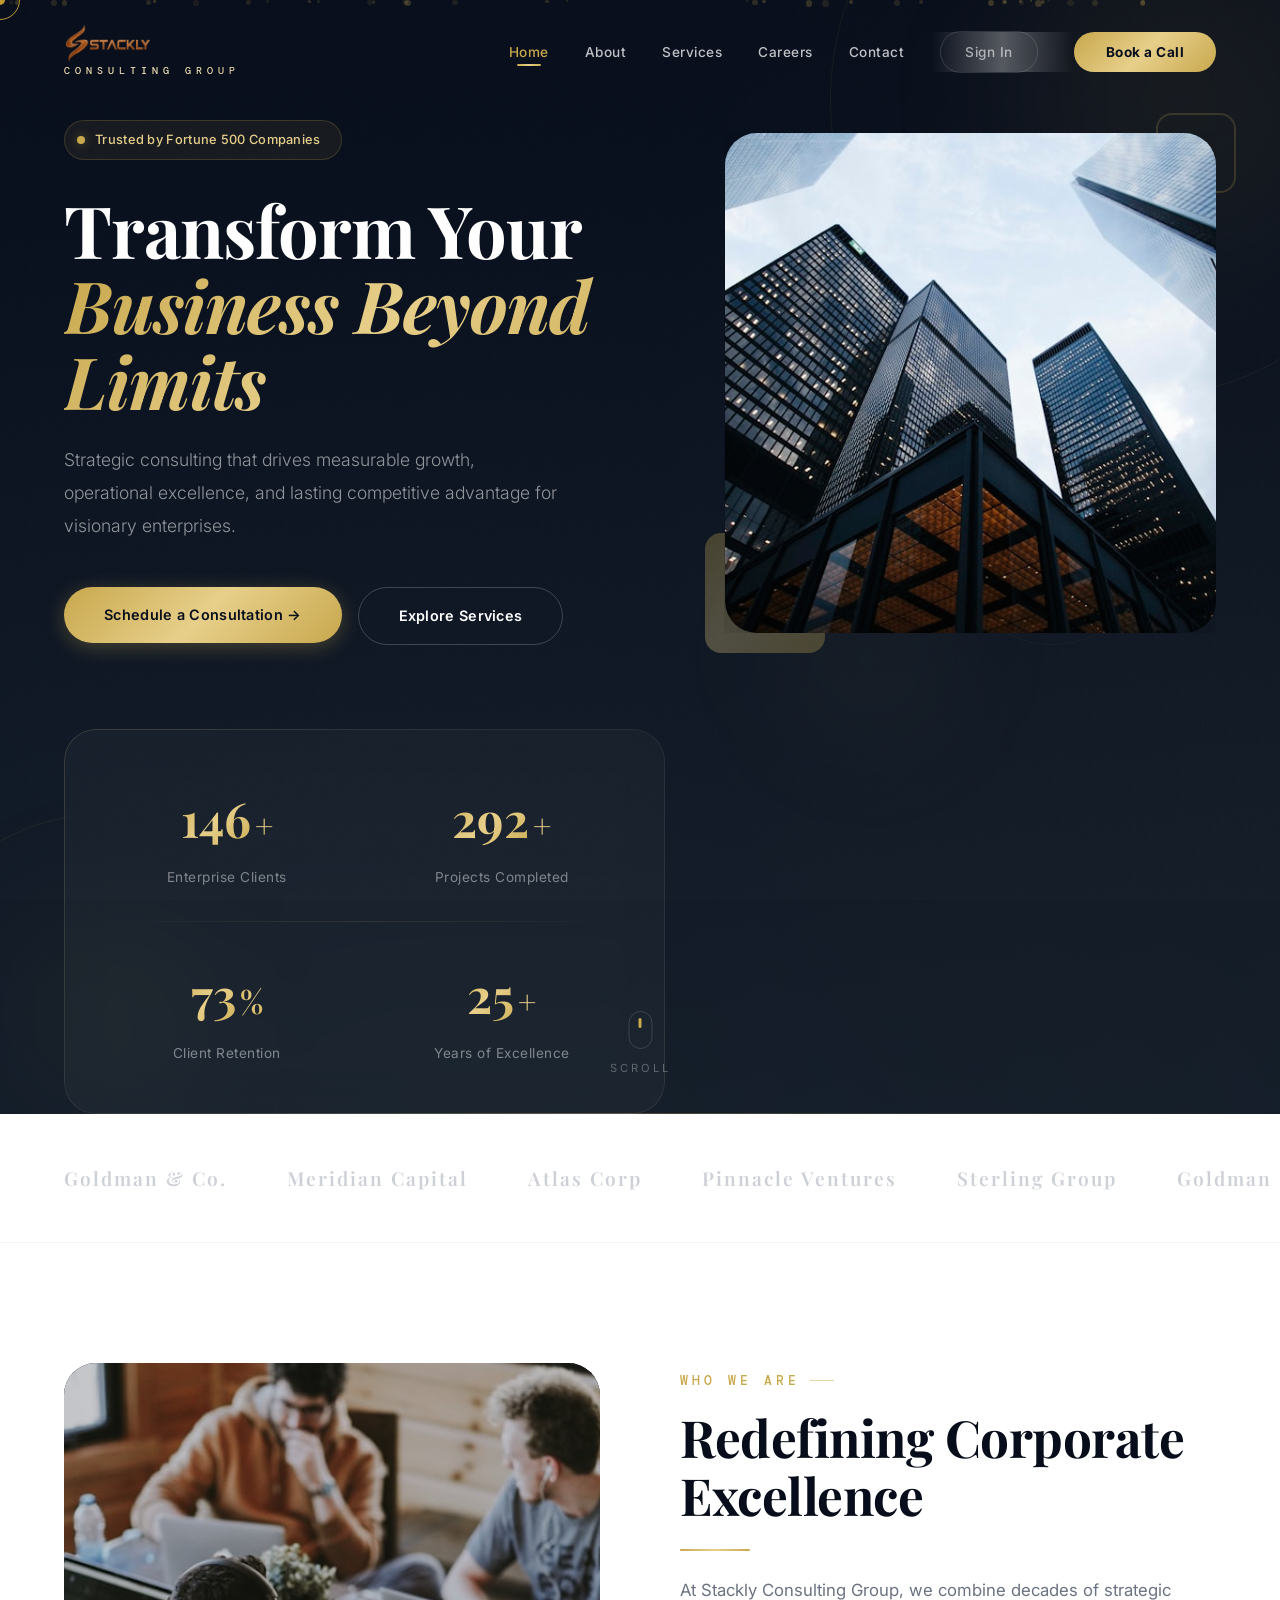
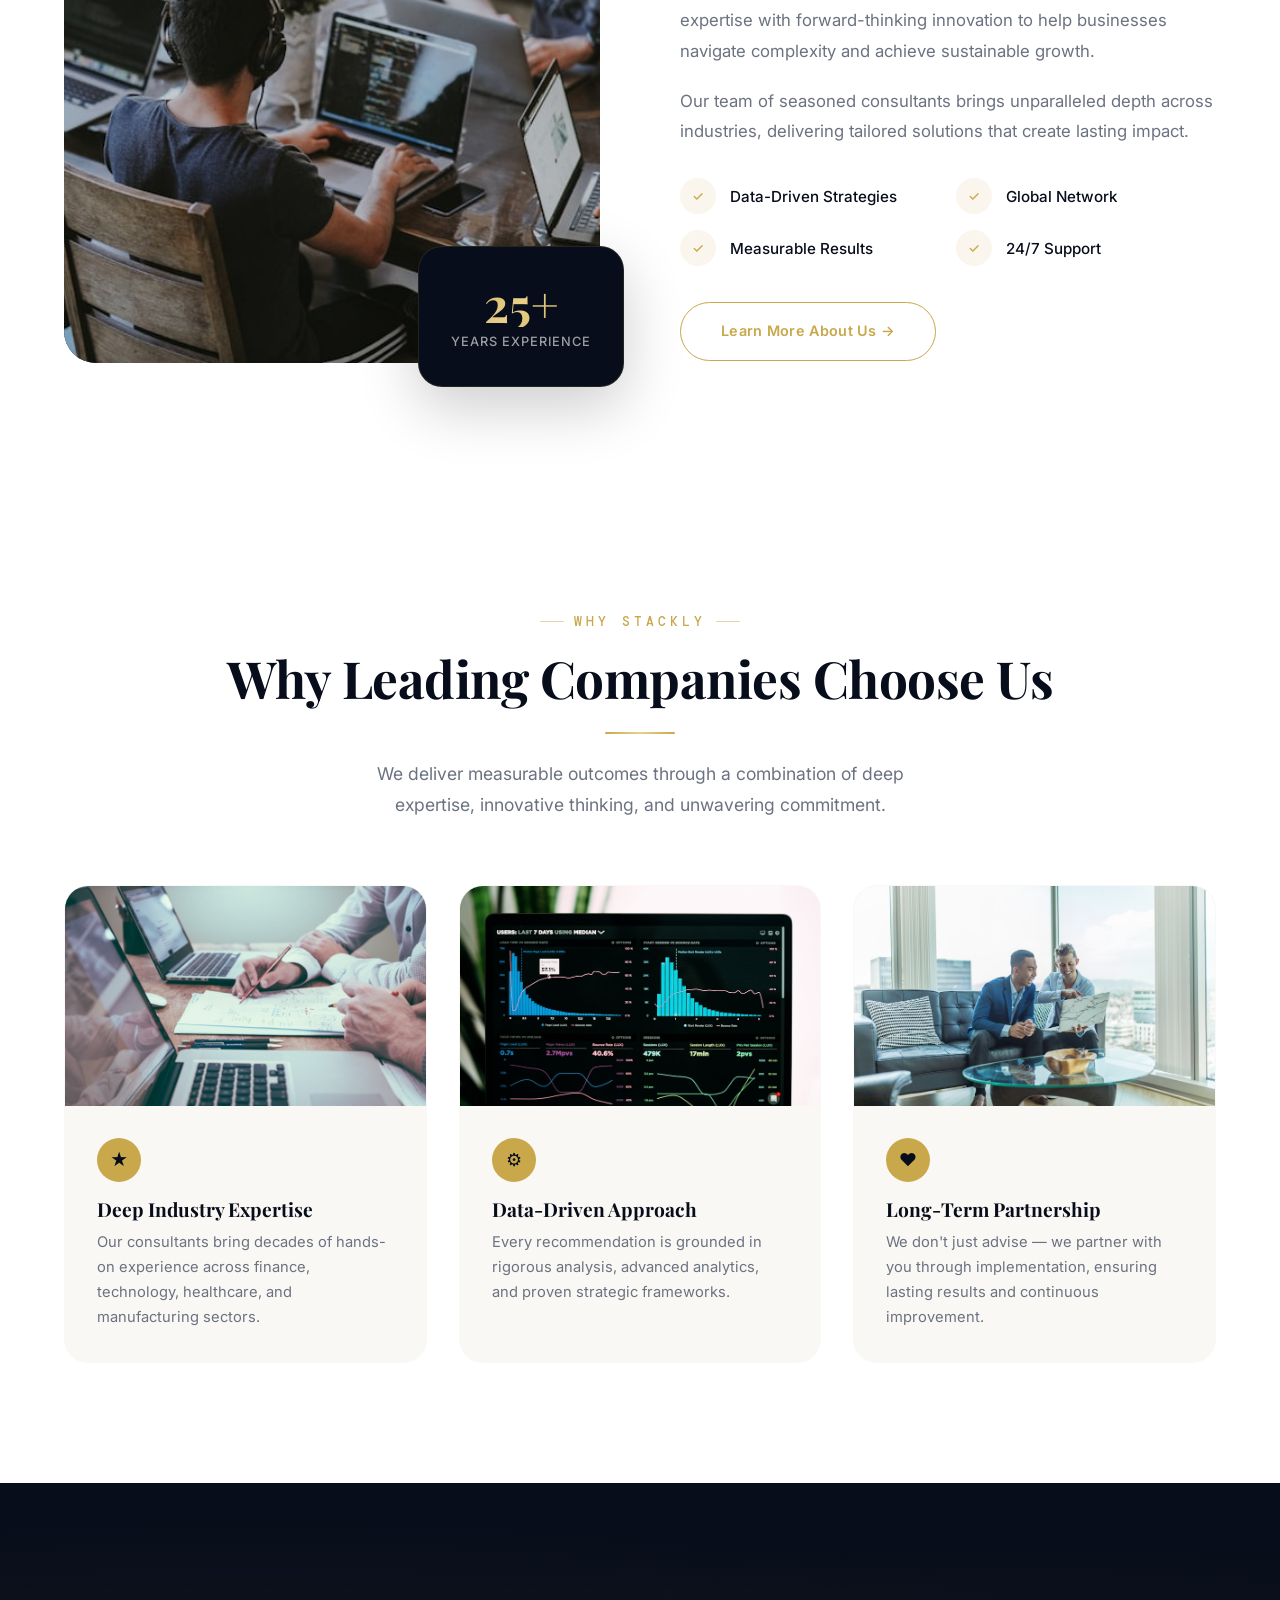
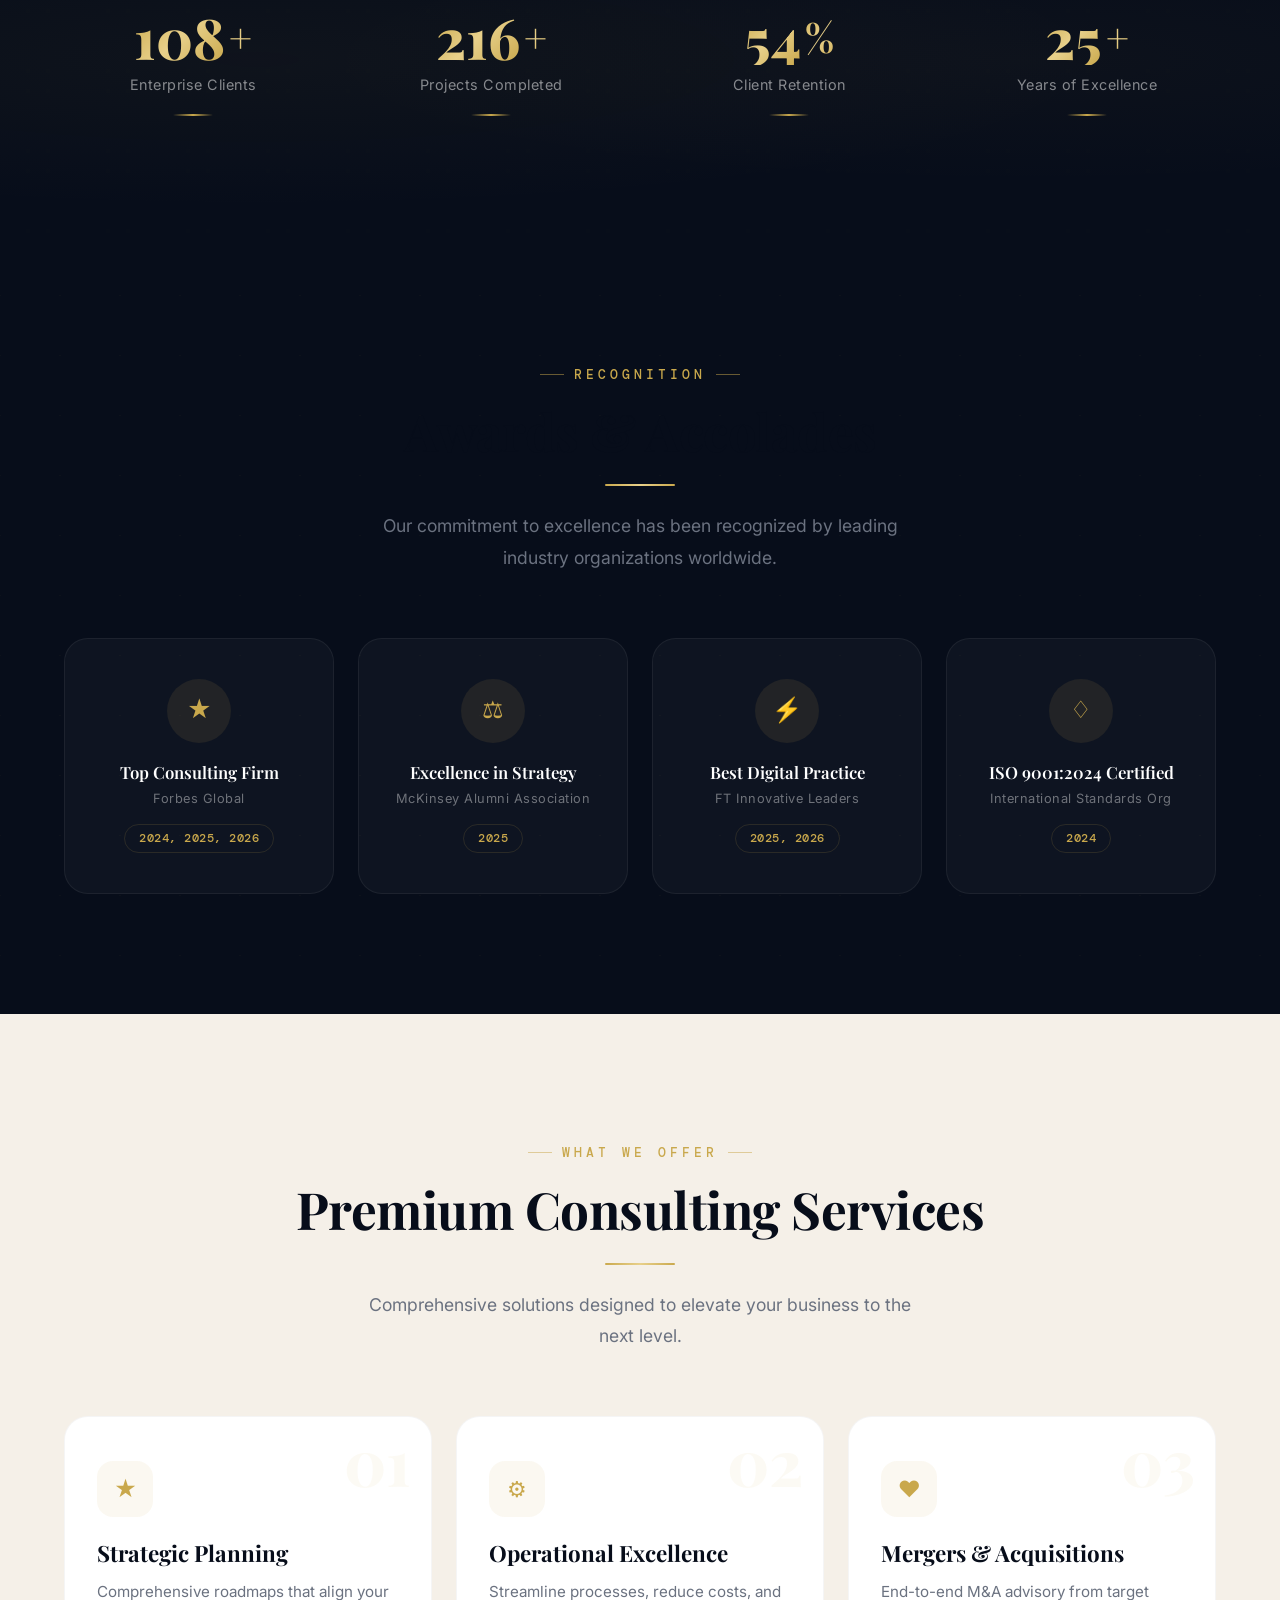
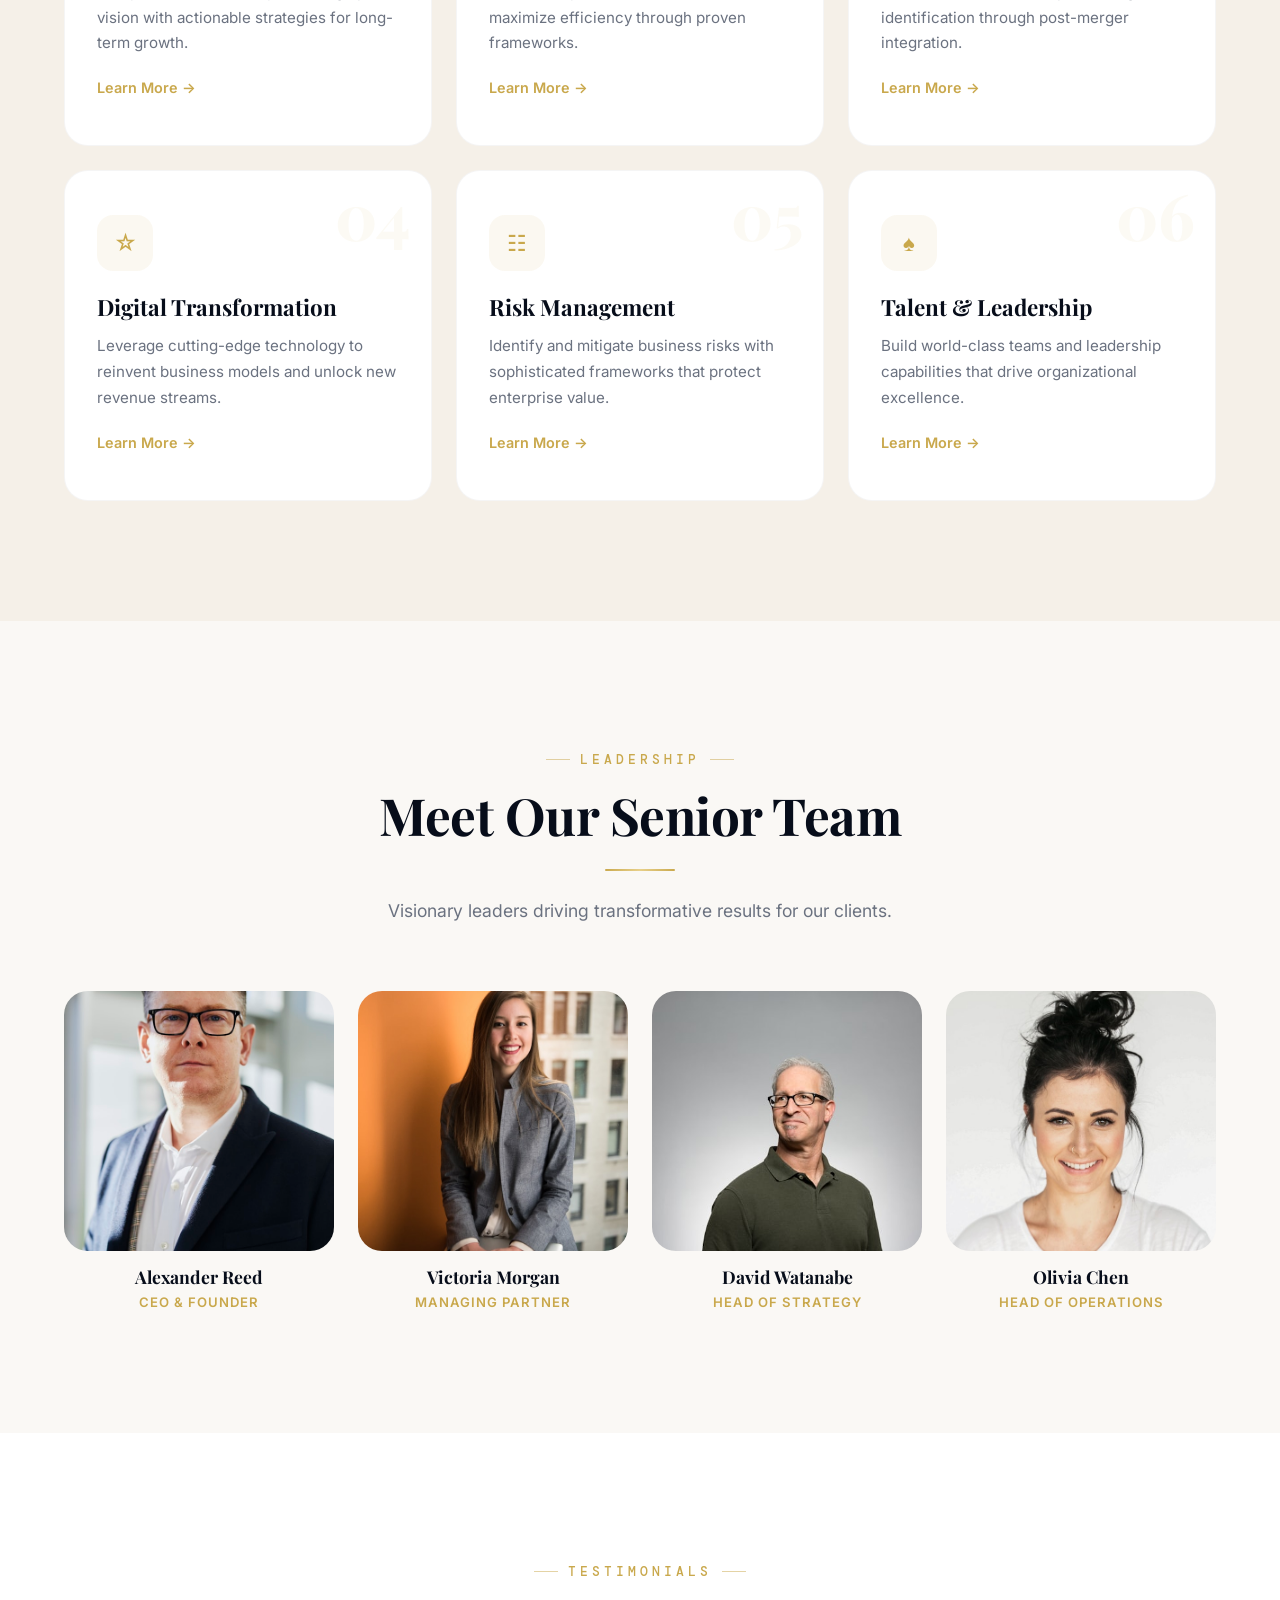
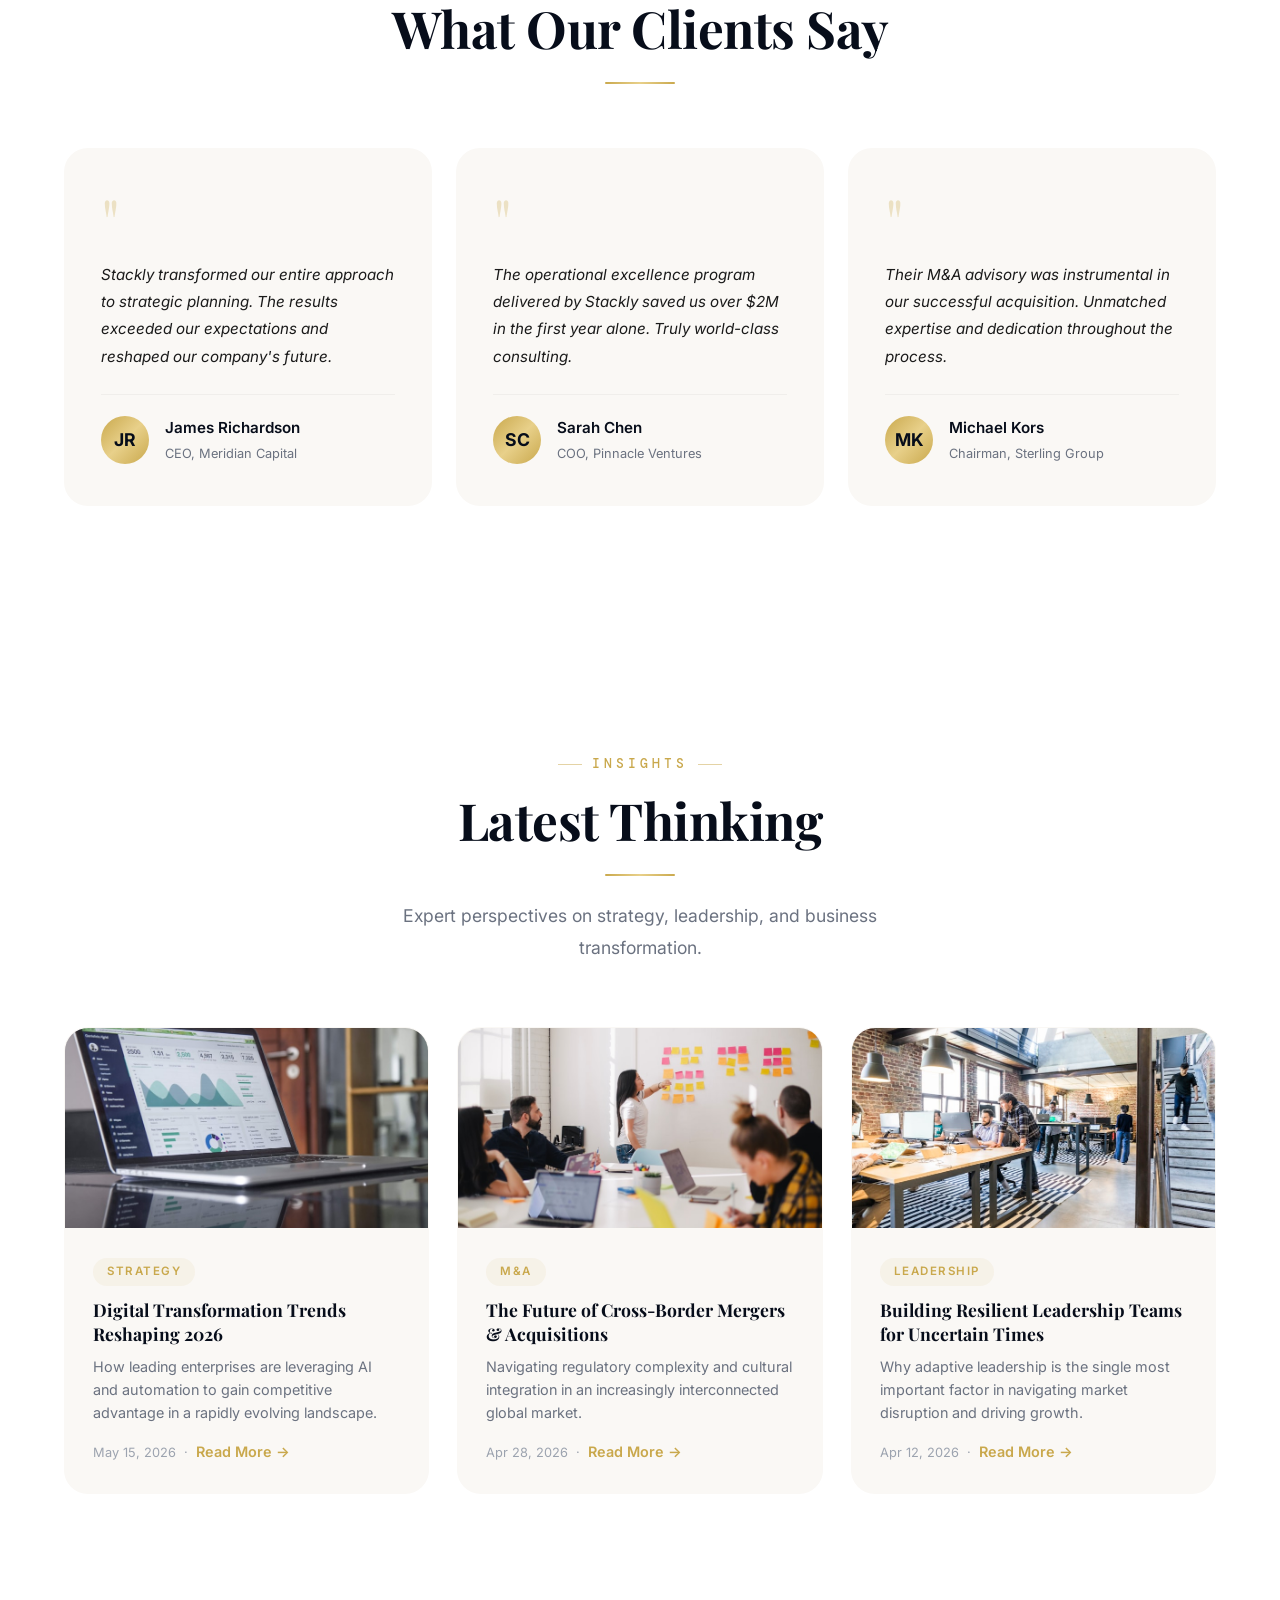
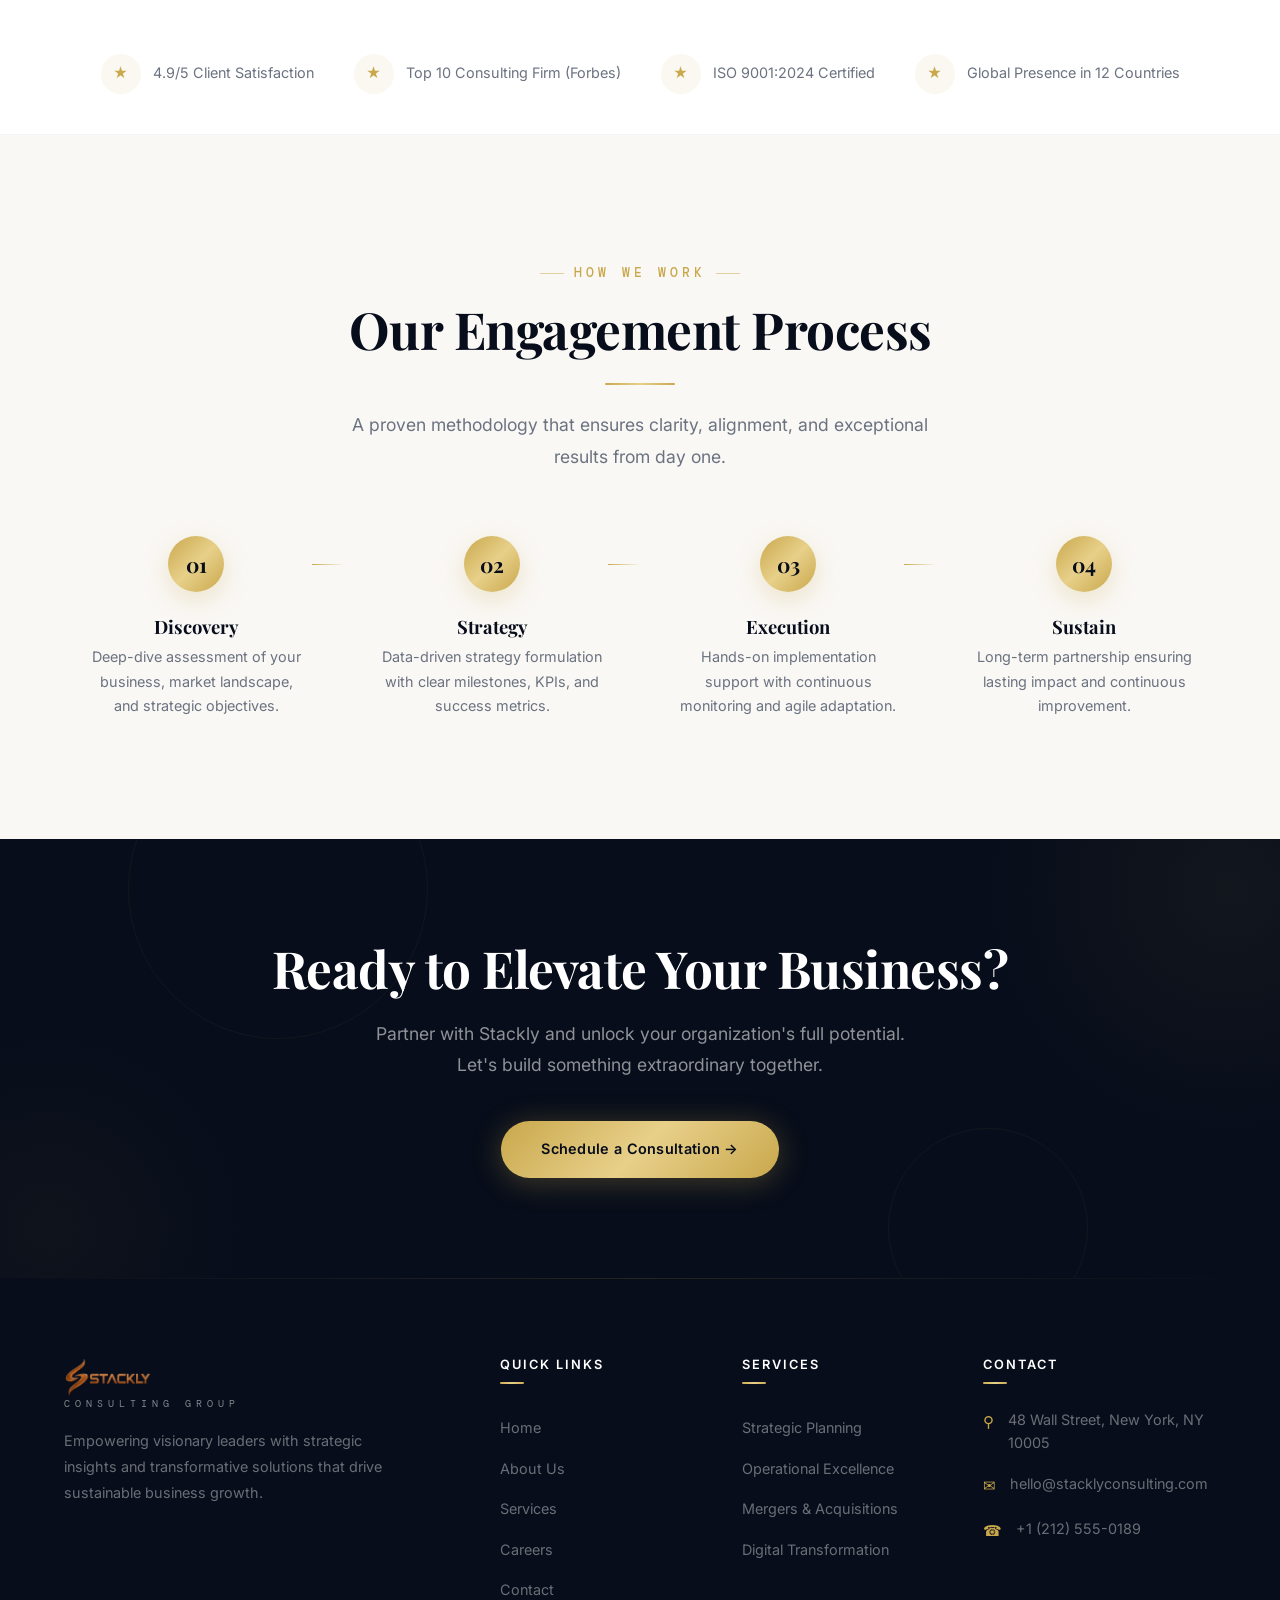
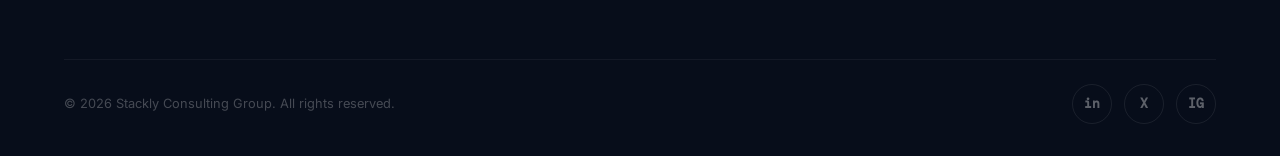
<file: index.html>
<!DOCTYPE html>
<html lang="en">
<head>
  <meta charset="UTF-8">
  <meta name="viewport" content="width=device-width, initial-scale=1.0">
  <title>Stackly — Premium Corporate Consulting</title>
  <link rel="stylesheet" href="css/style.css">
  <link rel="icon" type="image/svg+xml" href="data:image/svg+xml,<svg xmlns='http://www.w3.org/2000/svg' viewBox='0 0 32 32'><text y='28' font-size='28'></text></svg>">
</head>
<body>

  <div class="noise-overlay"></div>

  <!-- PRELOADER -->
  <div class="preloader">
    <div class="preloader-inner">
      <div class="preloader-logo"><img src="images/image.png" alt="Stackly" height="60"></div>
      <div class="preloader-bar">
        <div class="preloader-bar-fill"></div>
      </div>
    </div>
  </div>

  <!-- CUSTOM CURSOR -->
  <div class="cursor"></div>
  <div class="cursor-follower"></div>

  <!-- NAVBAR -->
  <nav class="navbar" id="navbar">
    <div class="container">
      <a href="index.html" class="logo">
        <img src="images/image.png" alt="Stackly" height="40">
        <span class="logo-text">Consulting Group</span>
      </a>
      <ul class="nav-links" id="navLinks">
        <li><a href="index.html" class="active">Home</a></li>
        <li><a href="about.html">About</a></li>
        <li><a href="services.html">Services</a></li>
        <li><a href="careers.html">Careers</a></li>
        <li><a href="contact.html">Contact</a></li>
        <li><a href="signin.html" class="nav-signin">Sign In</a></li>
        <li><a href="contact.html" class="nav-cta">Book a Call</a></li>
      </ul>
      <div class="hamburger" id="hamburger">
        <span></span>
        <span></span>
        <span></span>
      </div>
    </div>
  </nav>

  <!-- HERO -->
  <section class="hero" id="hero">
    <div class="hero-gradient"></div>

    <!-- Animated Orbs -->
    <div class="hero-orb hero-orb-1"></div>
    <div class="hero-orb hero-orb-2"></div>
    <div class="hero-orb hero-orb-3"></div>

    <div class="hero-shapes">
      <div class="hero-shape hero-shape-1"></div>
      <div class="hero-shape hero-shape-2"></div>
      <div class="hero-shape hero-shape-3"></div>
    </div>

    <div class="particles-container"></div>

    <div class="container">
      <div class="hero-grid">
        <div class="hero-content">
          <div class="hero-badge hero-text-target" data-delay="0">
            <span class="hero-badge-dot"></span>
            Trusted by  Fortune 500 Companies
          </div>

          <h1 class="hero-title" id="heroTitle">
            <span class="hero-title-line">
              <span class="hero-text-target" data-delay="1">Transform Your</span>
            </span>
            <span class="hero-title-line hero-title-line-2">
              <span class="hero-text-target" data-delay="2">Business Beyond Limits</span>
            </span>
          </h1>

          <p class="hero-desc">
            <span class="hero-text-target" data-delay="3">
              Strategic consulting that drives measurable growth, operational&nbsp;excellence,
              and lasting competitive advantage for visionary&nbsp;enterprises.
            </span>
          </p>

          <div class="hero-buttons" id="heroButtons">
            <span class="hero-text-target" data-delay="4">
              <a href="contact.html" class="btn btn-primary">Schedule a Consultation &rarr;</a>
            </span>
            <span class="hero-text-target" data-delay="5">
              <a href="services.html" class="btn btn-secondary">Explore Services</a>
            </span>
          </div>
        </div>

        <div class="hero-image-wrapper" id="heroImage">
          <img src="images/hero-building.jpg" alt="Stackly Corporate Headquarters">
          <div class="hero-image-accent"></div>
          <div class="hero-image-accent-2"></div>
        </div>
        <div class="hero-stats-panel" data-hero-counters>
          <div class="hero-stats-grid">
            <div class="hero-stat-item">
              <span class="hero-stat-number" data-count="150">0</span>
              <span class="hero-stat-suffix">+</span>
              <div class="hero-stat-label">Enterprise Clients</div>
            </div>
            <div class="hero-stat-item">
              <span class="hero-stat-number" data-count="500">0</span>
              <span class="hero-stat-suffix">+</span>
              <div class="hero-stat-label">Projects Completed</div>
            </div>
            <div class="hero-stat-divider"></div>
            <div class="hero-stat-item">
              <span class="hero-stat-number" data-count="97">0</span>
              <span class="hero-stat-suffix">%</span>
              <div class="hero-stat-label">Client Retention</div>
            </div>
            <div class="hero-stat-item">
              <span class="hero-stat-number" data-count="25">0</span>
              <span class="hero-stat-suffix">+</span>
              <div class="hero-stat-label">Years of Excellence</div>
            </div>
          </div>
        </div>
      </div>
    </div>

    <div class="hero-scroll">
      <div class="scroll-mouse"></div>
      <span>Scroll</span>
    </div>

    <div class="hero-glow-line"></div>
  </section>

  <!-- CLIENTS BAR -->
  <section class="clients-bar">
    <div class="container">
      <div class="clients-track">
        <span class="client-name">Goldman &amp; Co.</span>
        <span class="client-name">Meridian Capital</span>
        <span class="client-name">Atlas Corp</span>
        <span class="client-name">Pinnacle Ventures</span>
        <span class="client-name">Sterling Group</span>
        <span class="client-name">Goldman &amp; Co.</span>
        <span class="client-name">Meridian Capital</span>
        <span class="client-name">Atlas Corp</span>
        <span class="client-name">Pinnacle Ventures</span>
        <span class="client-name">Sterling Group</span>
      </div>
    </div>
  </section>

  <!-- ABOUT PREVIEW -->
  <section class="about-section section">
    <div class="container">
      <div class="about-grid">
        <div class="about-image-wrapper fade-in">
          <div class="about-image-reveal">
            <div class="about-image-pattern"></div>
            <div class="about-image-content">
              <img src="images/about-team.jpg" alt="Stackly Team Collaboration" style="width:100%;height:100%;object-fit:cover;position:absolute;inset:0;">
            </div>
          </div>
          <div class="experience-badge">
            <span class="number">25+</span>
            <span class="label">Years Experience</span>
          </div>
        </div>
        <div class="about-content fade-in">
          <span class="section-subtitle">Who We Are</span>
          <h2 class="section-title">Redefining Corporate<br>Excellence</h2>
          <div class="divider"></div>
          <p class="about-text">
            At Stackly Consulting Group, we combine decades of strategic expertise with
            forward-thinking innovation to help businesses navigate complexity and achieve sustainable growth.
          </p>
          <p class="about-text">
            Our team of seasoned consultants brings unparalleled depth across industries,
            delivering tailored solutions that create lasting impact.
          </p>
          <div class="about-features-grid">
            <div class="about-feature-item">
              <span class="about-feature-icon">&#10003;</span>
              Data-Driven Strategies
            </div>
            <div class="about-feature-item">
              <span class="about-feature-icon">&#10003;</span>
              Global Network
            </div>
            <div class="about-feature-item">
              <span class="about-feature-icon">&#10003;</span>
              Measurable Results
            </div>
            <div class="about-feature-item">
              <span class="about-feature-icon">&#10003;</span>
              24/7 Support
            </div>
          </div>
          <a href="about.html" class="btn btn-outline">Learn More About Us &rarr;</a>
        </div>
      </div>
    </div>
  </section>

  <!-- WHY CHOOSE US -->
  <section class="why-choose-section section">
    <div class="container">
      <div class="section-header fade-in">
        <span class="section-subtitle">Why Stackly</span>
        <h2 class="section-title">Why Leading Companies Choose Us</h2>
        <div class="divider"></div>
        <p class="section-desc">
          We deliver measurable outcomes through a combination of deep expertise, innovative thinking, and unwavering commitment.
        </p>
      </div>
      <div class="why-grid">
        <div class="why-card fade-in">
          <div class="why-card-image">
            <img src="images/why-strategic.jpg" alt="Strategic expertise">
          </div>
          <div class="why-card-content">
            <div class="why-card-icon">&#9733;</div>
            <h3>Deep Industry Expertise</h3>
            <p>Our consultants bring decades of hands-on experience across finance, technology, healthcare, and manufacturing sectors.</p>
          </div>
        </div>
        <div class="why-card fade-in">
          <div class="why-card-image">
            <img src="images/why-data.jpg" alt="Data driven">
          </div>
          <div class="why-card-content">
            <div class="why-card-icon">&#9881;</div>
            <h3>Data-Driven Approach</h3>
            <p>Every recommendation is grounded in rigorous analysis, advanced analytics, and proven strategic frameworks.</p>
          </div>
        </div>
        <div class="why-card fade-in">
          <div class="why-card-image">
            <img src="images/why-partnership.jpg" alt="Partnership">
          </div>
          <div class="why-card-content">
            <div class="why-card-icon">&#9829;</div>
            <h3>Long-Term Partnership</h3>
            <p>We don't just advise — we partner with you through implementation, ensuring lasting results and continuous improvement.</p>
          </div>
        </div>
      </div>
    </div>
  </section>

  <!-- STATS COUNTERS -->
  <section class="counters-section" data-counter-section>
    <div class="counters-pattern"></div>
    <div class="container">
      <div class="counters-grid">
        <div class="counter-item fade-in">
          <div class="counter-number-wrapper">
            <span class="counter-number" data-count="150">0</span>
            <span class="counter-suffix">+</span>
          </div>
          <span class="counter-label">Enterprise Clients</span>
          <div class="counter-line"></div>
        </div>
        <div class="counter-item fade-in">
          <div class="counter-number-wrapper">
            <span class="counter-number" data-count="500">0</span>
            <span class="counter-suffix">+</span>
          </div>
          <span class="counter-label">Projects Completed</span>
          <div class="counter-line"></div>
        </div>
        <div class="counter-item fade-in">
          <div class="counter-number-wrapper">
            <span class="counter-number" data-count="97">0</span>
            <span class="counter-suffix">%</span>
          </div>
          <span class="counter-label">Client Retention</span>
          <div class="counter-line"></div>
        </div>
        <div class="counter-item fade-in">
          <div class="counter-number-wrapper">
            <span class="counter-number" data-count="25">0</span>
            <span class="counter-suffix">+</span>
          </div>
          <span class="counter-label">Years of Excellence</span>
          <div class="counter-line"></div>
        </div>
      </div>
    </div>
  </section>

  <!-- AWARDS & RECOGNITION -->
  <section class="awards-section section">
    <div class="awards-pattern"></div>
    <div class="container">
      <div class="section-header fade-in">
        <span class="section-subtitle">Recognition</span>
        <h2 class="section-title">Awards &amp; Accolades</h2>
        <div class="divider"></div>
        <p class="section-desc">Our commitment to excellence has been recognized by leading industry organizations worldwide.</p>
      </div>
      <div class="awards-grid">
        <div class="award-card fade-in">
          <div class="award-icon">&#9733;</div>
          <h3 class="award-name">Top Consulting Firm</h3>
          <div class="award-org">Forbes Global</div>
          <span class="award-year">2024, 2025, 2026</span>
        </div>
        <div class="award-card fade-in">
          <div class="award-icon">&#9878;</div>
          <h3 class="award-name">Excellence in Strategy</h3>
          <div class="award-org">McKinsey Alumni Association</div>
          <span class="award-year">2025</span>
        </div>
        <div class="award-card fade-in">
          <div class="award-icon">&#9889;</div>
          <h3 class="award-name">Best Digital Practice</h3>
          <div class="award-org">FT Innovative Leaders</div>
          <span class="award-year">2025, 2026</span>
        </div>
        <div class="award-card fade-in">
          <div class="award-icon">&#9826;</div>
          <h3 class="award-name">ISO 9001:2024 Certified</h3>
          <div class="award-org">International Standards Org</div>
          <span class="award-year">2024</span>
        </div>
      </div>
    </div>
  </section>

  <!-- SERVICES -->
  <section class="services-section section">
    <div class="container">
      <div class="section-header fade-in">
        <span class="section-subtitle">What We Offer</span>
        <h2 class="section-title">Premium Consulting Services</h2>
        <div class="divider"></div>
        <p class="section-desc">Comprehensive solutions designed to elevate your business to the next level.</p>
      </div>
      <div class="services-grid">
        <div class="service-card fade-in">
          <span class="service-card-number">01</span>
          <div class="service-card-icon">&#9733;</div>
          <h3>Strategic Planning</h3>
          <p>Comprehensive roadmaps that align your vision with actionable strategies for long-term growth.</p>
          <a href="services.html" class="service-card-link">Learn More &rarr;</a>
        </div>
        <div class="service-card fade-in">
          <span class="service-card-number">02</span>
          <div class="service-card-icon">&#9881;</div>
          <h3>Operational Excellence</h3>
          <p>Streamline processes, reduce costs, and maximize efficiency through proven frameworks.</p>
          <a href="services.html" class="service-card-link">Learn More &rarr;</a>
        </div>
        <div class="service-card fade-in">
          <span class="service-card-number">03</span>
          <div class="service-card-icon">&#9829;</div>
          <h3>Mergers &amp; Acquisitions</h3>
          <p>End-to-end M&amp;A advisory from target identification through post-merger integration.</p>
          <a href="services.html" class="service-card-link">Learn More &rarr;</a>
        </div>
        <div class="service-card fade-in">
          <span class="service-card-number">04</span>
          <div class="service-card-icon">&#9734;</div>
          <h3>Digital Transformation</h3>
          <p>Leverage cutting-edge technology to reinvent business models and unlock new revenue streams.</p>
          <a href="services.html" class="service-card-link">Learn More &rarr;</a>
        </div>
        <div class="service-card fade-in">
          <span class="service-card-number">05</span>
          <div class="service-card-icon">&#9783;</div>
          <h3>Risk Management</h3>
          <p>Identify and mitigate business risks with sophisticated frameworks that protect enterprise value.</p>
          <a href="services.html" class="service-card-link">Learn More &rarr;</a>
        </div>
        <div class="service-card fade-in">
          <span class="service-card-number">06</span>
          <div class="service-card-icon">&#9824;</div>
          <h3>Talent &amp; Leadership</h3>
          <p>Build world-class teams and leadership capabilities that drive organizational excellence.</p>
          <a href="services.html" class="service-card-link">Learn More &rarr;</a>
        </div>
      </div>
    </div>
  </section>

  <!-- TEAM PREVIEW -->
  <section class="team-preview-section section">
    <div class="container">
      <div class="section-header fade-in">
        <span class="section-subtitle">Leadership</span>
        <h2 class="section-title">Meet Our Senior Team</h2>
        <div class="divider"></div>
        <p class="section-desc">Visionary leaders driving transformative results for our clients.</p>
      </div>
      <div class="team-preview-grid">
        <div class="team-preview-card fade-in">
          <div class="team-preview-image">
            <img src="images/team-alexander.jpg" alt="Alexander Reed">
          </div>
          <h4>Alexander Reed</h4>
          <div class="team-preview-role">CEO &amp; Founder</div>
        </div>
        <div class="team-preview-card fade-in">
          <div class="team-preview-image">
            <img src="images/team-victoria.jpg" alt="Victoria Morgan">
          </div>
          <h4>Victoria Morgan</h4>
          <div class="team-preview-role">Managing Partner</div>
        </div>
        <div class="team-preview-card fade-in">
          <div class="team-preview-image">
            <img src="images/team-david.jpg" alt="David Watanabe">
          </div>
          <h4>David Watanabe</h4>
          <div class="team-preview-role">Head of Strategy</div>
        </div>
        <div class="team-preview-card fade-in">
          <div class="team-preview-image">
            <img src="images/team-olivia.jpg" alt="Olivia Chen">
          </div>
          <h4>Olivia Chen</h4>
          <div class="team-preview-role">Head of Operations</div>
        </div>
      </div>
    </div>
  </section>

  <!-- TESTIMONIALS -->
  <section class="testimonials-section section">
    <div class="container">
      <div class="section-header fade-in">
        <span class="section-subtitle">Testimonials</span>
        <h2 class="section-title">What Our Clients Say</h2>
        <div class="divider"></div>
      </div>
      <div class="testimonials-grid">
        <div class="testimonial-card fade-in">
          <div class="testimonial-quote">"</div>
          <p class="testimonial-text">Stackly transformed our entire approach to strategic planning. The results exceeded our expectations and reshaped our company's future.</p>
          <div class="testimonial-author">
            <div class="testimonial-avatar">JR</div>
            <div>
              <div class="testimonial-name">James Richardson</div>
              <div class="testimonial-role">CEO, Meridian Capital</div>
            </div>
          </div>
        </div>
        <div class="testimonial-card fade-in">
          <div class="testimonial-quote">"</div>
          <p class="testimonial-text">The operational excellence program delivered by Stackly saved us over $2M in the first year alone. Truly world-class consulting.</p>
          <div class="testimonial-author">
            <div class="testimonial-avatar">SC</div>
            <div>
              <div class="testimonial-name">Sarah Chen</div>
              <div class="testimonial-role">COO, Pinnacle Ventures</div>
            </div>
          </div>
        </div>
        <div class="testimonial-card fade-in">
          <div class="testimonial-quote">"</div>
          <p class="testimonial-text">Their M&amp;A advisory was instrumental in our successful acquisition. Unmatched expertise and dedication throughout the process.</p>
          <div class="testimonial-author">
            <div class="testimonial-avatar">MK</div>
            <div>
              <div class="testimonial-name">Michael Kors</div>
              <div class="testimonial-role">Chairman, Sterling Group</div>
            </div>
          </div>
        </div>
      </div>
    </div>
  </section>

  <!-- INSIGHTS / BLOG -->
  <section class="insights-section section">
    <div class="container">
      <div class="section-header fade-in">
        <span class="section-subtitle">Insights</span>
        <h2 class="section-title">Latest Thinking</h2>
        <div class="divider"></div>
        <p class="section-desc">Expert perspectives on strategy, leadership, and business transformation.</p>
      </div>
      <div class="insights-grid">
        <div class="insight-card fade-in">
          <div class="insight-image">
            <img src="images/insight-digital.jpg" alt="Digital Transformation Trends">
          </div>
          <div class="insight-content">
            <span class="insight-tag">Strategy</span>
            <h3>Digital Transformation Trends Reshaping 2026</h3>
            <p>How leading enterprises are leveraging AI and automation to gain competitive advantage in a rapidly evolving landscape.</p>
            <div class="insight-meta">
              <span>May 15, 2026</span>
              <span>&middot;</span>
              <a href="#" class="insight-link">Read More &rarr;</a>
            </div>
          </div>
        </div>
        <div class="insight-card fade-in">
          <div class="insight-image">
            <img src="images/insight-ma.jpg" alt="M&A Strategy">
          </div>
          <div class="insight-content">
            <span class="insight-tag">M&amp;A</span>
            <h3>The Future of Cross-Border Mergers &amp; Acquisitions</h3>
            <p>Navigating regulatory complexity and cultural integration in an increasingly interconnected global market.</p>
            <div class="insight-meta">
              <span>Apr 28, 2026</span>
              <span>&middot;</span>
              <a href="#" class="insight-link">Read More &rarr;</a>
            </div>
          </div>
        </div>
        <div class="insight-card fade-in">
          <div class="insight-image">
            <img src="images/insight-leadership.jpg" alt="Leadership">
          </div>
          <div class="insight-content">
            <span class="insight-tag">Leadership</span>
            <h3>Building Resilient Leadership Teams for Uncertain Times</h3>
            <p>Why adaptive leadership is the single most important factor in navigating market disruption and driving growth.</p>
            <div class="insight-meta">
              <span>Apr 12, 2026</span>
              <span>&middot;</span>
              <a href="#" class="insight-link">Read More &rarr;</a>
            </div>
          </div>
        </div>
      </div>
    </div>
  </section>

  <!-- SOCIAL PROOF -->
  <section class="social-proof">
    <div class="container">
      <div class="social-proof-grid">
        <div class="social-proof-item">
          <span class="social-proof-icon">&#9733;</span>
          <span>4.9/5 Client Satisfaction</span>
        </div>
        <div class="social-proof-item">
          <span class="social-proof-icon">&#9733;</span>
          <span>Top 10 Consulting Firm (Forbes)</span>
        </div>
        <div class="social-proof-item">
          <span class="social-proof-icon">&#9733;</span>
          <span>ISO 9001:2024 Certified</span>
        </div>
        <div class="social-proof-item">
          <span class="social-proof-icon">&#9733;</span>
          <span>Global Presence in 12 Countries</span>
        </div>
      </div>
    </div>
  </section>

  <!-- PROCESS / METHODOLOGY -->
  <section class="process-section section">
    <div class="container">
      <div class="section-header fade-in">
        <span class="section-subtitle">How We Work</span>
        <h2 class="section-title">Our Engagement Process</h2>
        <div class="divider"></div>
        <p class="section-desc">A proven methodology that ensures clarity, alignment, and exceptional results from day one.</p>
      </div>
      <div class="process-grid">
        <div class="process-step fade-in">
          <div class="process-step-number">01</div>
          <h4>Discovery</h4>
          <p>Deep-dive assessment of your business, market landscape, and strategic objectives.</p>
        </div>
        <div class="process-step fade-in">
          <div class="process-step-number">02</div>
          <h4>Strategy</h4>
          <p>Data-driven strategy formulation with clear milestones, KPIs, and success metrics.</p>
        </div>
        <div class="process-step fade-in">
          <div class="process-step-number">03</div>
          <h4>Execution</h4>
          <p>Hands-on implementation support with continuous monitoring and agile adaptation.</p>
        </div>
        <div class="process-step fade-in">
          <div class="process-step-number">04</div>
          <h4>Sustain</h4>
          <p>Long-term partnership ensuring lasting impact and continuous improvement.</p>
        </div>
      </div>
    </div>
  </section>

  <!-- CTA -->
  <section class="cta-section">
    <div class="cta-shapes">
      <div class="cta-shape cta-shape-1"></div>
      <div class="cta-shape cta-shape-2"></div>
    </div>
    <div class="container">
      <div class="cta-content fade-in">
        <h2>Ready to Elevate Your Business?</h2>
        <p>Partner with Stackly and unlock your organization's full potential. Let's build something extraordinary together.</p>
        <a href="contact.html" class="btn btn-primary">Schedule a Consultation &rarr;</a>
      </div>
    </div>
  </section>

  <!-- FOOTER -->
  <footer class="footer">
    <div class="container">
      <div class="footer-grid">
        <div class="footer-brand">
          <a href="index.html" class="logo">
            <img src="images/image.png" alt="Stackly" height="40">
            <span class="logo-text">Consulting Group</span>
          </a>
          <p class="footer-desc">Empowering visionary leaders with strategic insights and transformative solutions that drive sustainable business growth.</p>
        </div>
        <div>
          <h4 class="footer-heading">Quick Links</h4>
          <div class="footer-links">
            <a href="index.html">Home</a>
            <a href="about.html">About Us</a>
            <a href="services.html">Services</a>
            <a href="careers.html">Careers</a>
            <a href="contact.html">Contact</a>
          </div>
        </div>
        <div>
          <h4 class="footer-heading">Services</h4>
          <div class="footer-links">
            <a href="services.html">Strategic Planning</a>
            <a href="services.html">Operational Excellence</a>
            <a href="services.html">Mergers &amp; Acquisitions</a>
            <a href="services.html">Digital Transformation</a>
          </div>
        </div>
        <div>
          <h4 class="footer-heading">Contact</h4>
          <div class="footer-contact-item">
            <span class="footer-contact-icon">&#9906;</span>
            <span>48 Wall Street, New York, NY 10005</span>
          </div>
          <div class="footer-contact-item">
            <span class="footer-contact-icon">&#9993;</span>
            <span>hello@stacklyconsulting.com</span>
          </div>
          <div class="footer-contact-item">
            <span class="footer-contact-icon">&#9742;</span>
            <span>+1 (212) 555-0189</span>
          </div>
        </div>
      </div>
      <div class="footer-bottom">
        <span class="footer-copy">&copy; 2026 Stackly Consulting Group. All rights reserved.</span>
        <div class="footer-social">
          <a href="404.html" aria-label="LinkedIn">in</a>
          <a href="404.html" aria-label="X / Twitter">X</a>
          <a href="404.html" aria-label="Instagram">IG</a>
        </div>
      </div>
    </div>
  </footer>

  <noscript>
    <style>
      .preloader { display: none !important; }
      .hero-text-target { opacity: 1 !important; transform: translateY(0) !important; }
      .hero-image-wrapper img { clip-path: inset(0) !important; transform: scale(1) !important; }
    </style>
  </noscript>
  <script>
    // Fallback: if main.js fails, hide preloader and reveal hero content after 3.5s
    setTimeout(function(){
      var p = document.querySelector('.preloader');
      if (p && !p.classList.contains('hidden')) {
        p.classList.add('hidden');
        document.body.style.overflow = 'visible';
        var h = document.querySelectorAll('.hero-text-target');
        for (var i = 0; i < h.length; i++) { h[i].classList.add('revealed'); }
        var img = document.querySelector('.hero-image-wrapper');
        if (img) img.classList.add('revealed');
      }
    }, 3500);
  </script>
  <script src="js/main.js"></script>
</body>
</html>
</file>
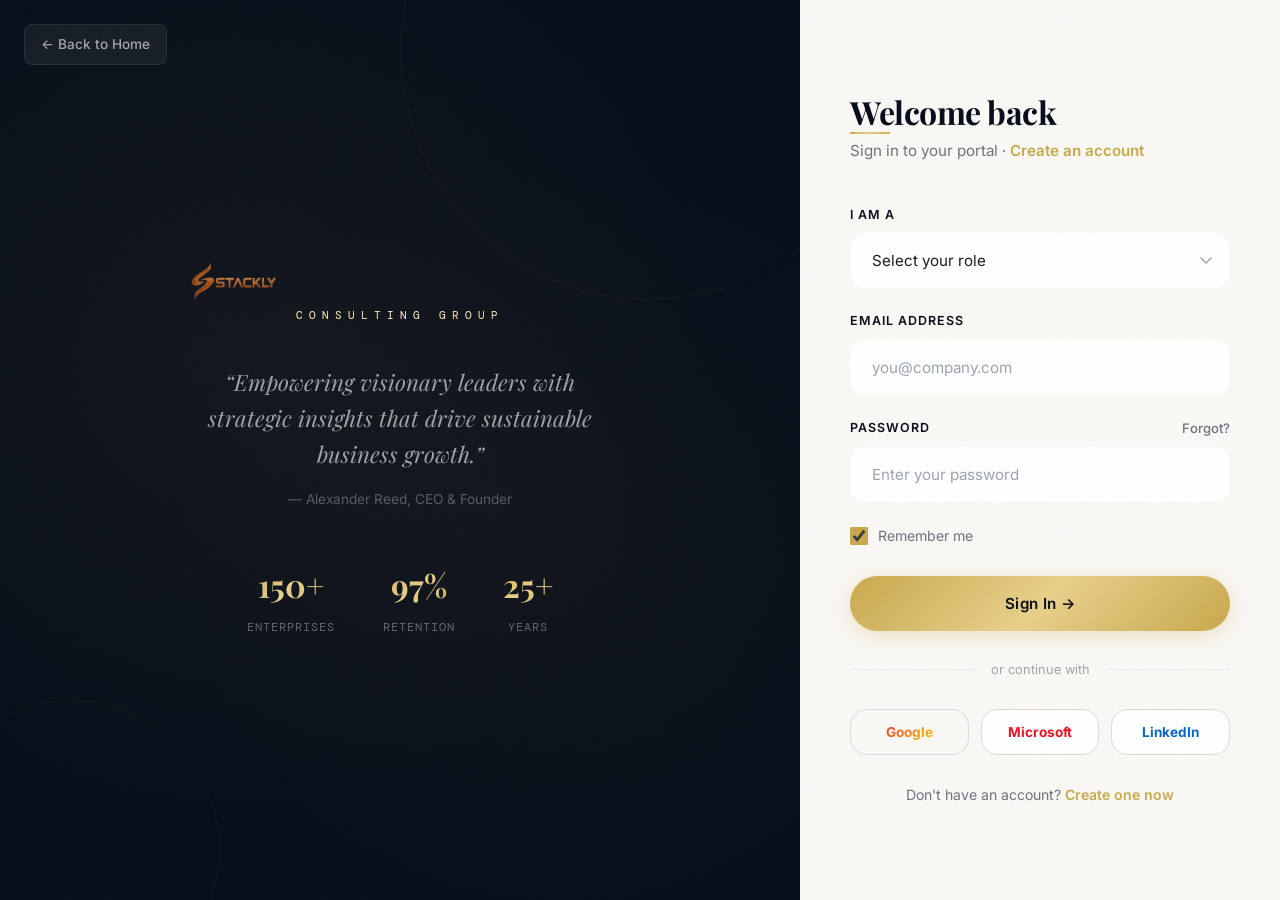
<file: signin.html>
<!DOCTYPE html>
<html lang="en">
<head>
  <meta charset="UTF-8">
  <meta name="viewport" content="width=device-width, initial-scale=1.0">
  <title>Sign In — Stackly Consulting Group</title>
  <link rel="stylesheet" href="css/style.css">
  <link rel="icon" type="image/svg+xml" href="data:image/svg+xml,<svg xmlns='http://www.w3.org/2000/svg' viewBox='0 0 32 32'><text y='28' font-size='28'>◆</text></svg>">
  <style>
    .auth-page {
      min-height: 100vh;
      display: flex;
      background: var(--navy);
    }

    .auth-brand {
      flex: 1;
      display: flex;
      align-items: center;
      justify-content: center;
      position: relative;
      overflow: hidden;
      padding: 60px;
    }

    .auth-brand-bg {
      position: absolute;
      inset: 0;
      background:
        radial-gradient(ellipse at 30% 40%, rgba(201,168,76,0.06) 0%, transparent 60%),
        radial-gradient(ellipse at 70% 60%, rgba(201,168,76,0.04) 0%, transparent 50%);
      z-index: 0;
    }

    .auth-brand-shapes {
      position: absolute;
      inset: 0;
      pointer-events: none;
      overflow: hidden;
      z-index: 0;
    }

    .auth-brand-shape {
      position: absolute;
      border: 1px solid rgba(201,168,76,0.06);
      border-radius: 50%;
    }

    .auth-brand-shape-1 {
      width: 500px;
      height: 500px;
      top: -200px;
      right: -100px;
      animation: rotate-slow 50s linear infinite;
    }

    .auth-brand-shape-2 {
      width: 300px;
      height: 300px;
      bottom: -100px;
      left: -80px;
      animation: rotate-slow 40s linear infinite reverse;
    }

    .auth-brand-content {
      position: relative;
      z-index: 1;
      text-align: center;
      max-width: 420px;
    }

    .auth-brand-logo {
      font-family: 'Playfair Display', serif;
      font-size: 3rem;
      font-weight: 800;
      background: var(--gold-gradient);
      -webkit-background-clip: text;
      -webkit-text-fill-color: transparent;
      background-clip: text;
      letter-spacing: 0.5px;
    }

    .auth-brand-logo span {
      font-size: 0.7rem;
      display: block;
      font-family: 'DM Mono', monospace;
      font-weight: 400;
      letter-spacing: 6px;
      text-transform: uppercase;
      -webkit-text-fill-color: rgba(255,255,255,0.4);
      color: rgba(255,255,255,0.4);
      margin-top: 4px;
    }

    .auth-brand-quote {
      margin-top: 40px;
      font-family: 'Playfair Display', serif;
      font-size: 1.4rem;
      font-style: italic;
      color: rgba(255,255,255,0.6);
      line-height: 1.6;
    }

    .auth-brand-quote cite {
      display: block;
      margin-top: 16px;
      font-size: 0.85rem;
      font-family: 'Inter', sans-serif;
      font-style: normal;
      color: rgba(255,255,255,0.3);
    }

    .auth-brand-stats {
      display: flex;
      justify-content: center;
      gap: 48px;
      margin-top: 48px;
    }

    .auth-brand-stat {
      text-align: center;
    }

    .auth-brand-stat-number {
      font-family: 'Playfair Display', serif;
      font-size: 2rem;
      font-weight: 700;
      background: var(--gold-gradient);
      -webkit-background-clip: text;
      -webkit-text-fill-color: transparent;
      background-clip: text;
    }

    .auth-brand-stat-label {
      font-size: 0.78rem;
      color: rgba(255,255,255,0.35);
      margin-top: 4px;
      font-family: 'DM Mono', monospace;
      text-transform: uppercase;
      letter-spacing: 1px;
    }

    .auth-form-wrapper {
      width: 480px;
      min-height: 100vh;
      background: var(--cream);
      display: flex;
      align-items: center;
      justify-content: center;
      padding: 48px;
      position: relative;
    }

    .auth-form-container {
      width: 100%;
      max-width: 380px;
    }

    .auth-form-header {
      margin-bottom: 40px;
    }

    .auth-form-header h1 {
      font-size: 2rem;
      color: var(--navy);
      margin-bottom: 8px;
      letter-spacing: -0.5px;
    }

    .auth-form-header p {
      color: var(--gray);
      font-size: 0.95rem;
    }

    .auth-form-header p a {
      color: var(--gold);
      font-weight: 600;
    }

    .auth-form-header p a:hover {
      color: var(--gold-dark);
    }

    .auth-form .form-group {
      margin-bottom: 22px;
    }

    .auth-form .form-group label {
      display: flex;
      align-items: center;
      justify-content: space-between;
      font-size: 0.78rem;
      font-weight: 600;
      color: var(--navy);
      margin-bottom: 8px;
      text-transform: uppercase;
      letter-spacing: 1px;
    }

    .auth-form .form-group label a {
      font-weight: 500;
      color: var(--gray);
      text-transform: none;
      letter-spacing: 0;
      font-size: 0.82rem;
    }

    .auth-form .form-group label a:hover {
      color: var(--gold);
    }

    .auth-form .form-group input,
    .auth-form .form-group select {
      width: 100%;
      padding: 16px 20px;
      border: 2px solid transparent;
      background: var(--white);
      border-radius: var(--radius-lg);
      font-family: 'Inter', sans-serif;
      font-size: 0.95rem;
      color: var(--charcoal);
      transition: var(--transition-fast);
      outline: none;
    }

    .auth-form .form-group select {
      cursor: pointer;
      appearance: none;
      background-image: url("data:image/svg+xml,%3Csvg xmlns='http://www.w3.org/2000/svg' width='12' height='8' viewBox='0 0 12 8'%3E%3Cpath d='M1 1l5 5 5-5' stroke='%239ca3af' stroke-width='1.5' fill='none' stroke-linecap='round'/%3E%3C/svg%3E");
      background-repeat: no-repeat;
      background-position: right 16px center;
      padding-right: 44px;
    }

    .auth-form .form-group input:focus,
    .auth-form .form-group select:focus {
      border-color: var(--gold);
      box-shadow: 0 0 0 6px rgba(201,168,76,0.08);
    }

    .auth-form .form-group input::placeholder {
      color: var(--gray-light);
    }

    .auth-form .form-options {
      display: flex;
      align-items: center;
      justify-content: space-between;
      margin-bottom: 28px;
    }

    .auth-form .form-options label {
      display: flex;
      align-items: center;
      gap: 10px;
      font-size: 0.88rem;
      color: var(--gray);
      cursor: pointer;
    }

    .auth-form .form-options input[type="checkbox"] {
      width: 18px;
      height: 18px;
      accent-color: var(--gold);
      border-radius: 4px;
      cursor: pointer;
    }

    .auth-form .btn-primary {
      width: 100%;
      justify-content: center;
      padding: 18px 40px;
      font-size: 0.95rem;
    }

    .auth-form .btn-primary:disabled {
      opacity: 0.6;
      cursor: not-allowed;
    }

    .auth-form .btn-primary:disabled:hover {
      transform: none;
      box-shadow: 0 4px 20px rgba(201,168,76,0.3);
    }

    .auth-divider {
      display: flex;
      align-items: center;
      gap: 16px;
      margin: 28px 0;
      color: var(--gray-light);
      font-size: 0.8rem;
    }

    .auth-divider::before,
    .auth-divider::after {
      content: '';
      flex: 1;
      height: 1px;
      background: rgba(0,0,0,0.06);
    }

    .auth-social {
      display: flex;
      gap: 12px;
    }

    .auth-social-btn {
      flex: 1;
      display: flex;
      align-items: center;
      justify-content: center;
      gap: 10px;
      padding: 14px;
      border-radius: var(--radius-lg);
      border: 1.5px solid rgba(0,0,0,0.06);
      background: var(--white);
      font-family: 'Inter', sans-serif;
      font-size: 0.85rem;
      font-weight: 600;
      color: var(--charcoal);
      cursor: pointer;
      transition: var(--transition-fast);
    }

    .auth-social-btn:hover {
      border-color: var(--gold);
      transform: translateY(-2px);
      box-shadow: 0 8px 20px rgba(0,0,0,0.04);
    }

    .auth-form-footer {
      text-align: center;
      margin-top: 28px;
      font-size: 0.88rem;
      color: var(--gray);
    }

    .auth-form-footer a {
      color: var(--gold);
      font-weight: 600;
    }

    .auth-form-footer a:hover {
      color: var(--gold-dark);
    }

    .auth-back-home {
      position: fixed;
      top: 24px;
      left: 24px;
      z-index: 100;
      display: inline-flex;
      align-items: center;
      gap: 8px;
      font-size: 0.85rem;
      color: rgba(255,255,255,0.6);
      font-family: 'Inter', sans-serif;
      font-weight: 500;
      text-decoration: none;
      padding: 8px 16px;
      border-radius: 8px;
      background: rgba(255,255,255,0.06);
      backdrop-filter: blur(8px);
      border: 1px solid rgba(255,255,255,0.08);
      transition: color 0.3s ease, transform 0.3s ease, background 0.3s ease, border-color 0.3s ease;
    }
    .auth-back-home:hover {
      color: var(--gold);
      transform: translateX(-4px);
      background: rgba(255,255,255,0.1);
      border-color: rgba(201,168,76,0.2);
    }

    .auth-form .form-group input,
    .auth-form .form-group select {
      transition: border-color 0.3s ease, box-shadow 0.3s ease, transform 0.2s ease;
    }
    .auth-form .form-group input:focus,
    .auth-form .form-group select:focus {
      transform: translateY(-1px);
      border-color: var(--gold);
      box-shadow: 0 0 0 4px rgba(201,168,76,0.12), 0 4px 12px rgba(0,0,0,0.04);
    }
    .auth-form .form-group.error input,
    .auth-form .form-group.error select {
      border-color: #dc2626;
      box-shadow: 0 0 0 4px rgba(220,38,38,0.08);
    }
    .auth-form .form-group.success input,
    .auth-form .form-group.success select {
      border-color: #16a34a;
      box-shadow: 0 0 0 4px rgba(22,163,74,0.08);
    }

    .btn-primary {
      position: relative;
      overflow: hidden;
    }
    .btn-primary::after {
      content: '';
      position: absolute;
      inset: 0;
      background: linear-gradient(90deg, transparent, rgba(255,255,255,0.15), transparent);
      transform: translateX(-100%);
      transition: transform 0.6s ease;
    }
    .btn-primary:hover::after {
      transform: translateX(100%);
    }

    .auth-form-header h1 {
      position: relative;
      display: inline-block;
    }
    .auth-form-header h1::after {
      content: '';
      position: absolute;
      bottom: -4px;
      left: 0;
      width: 40px;
      height: 2px;
      background: var(--gold-gradient);
      border-radius: 2px;
    }

    .auth-social-btn[data-brand="google"] { background: #fff; border-color: #dadce0; font-weight: 700; background-image: linear-gradient(135deg,#4285f4 0%,#ea4335 33%,#fbbc05 66%,#34a853 100%); -webkit-background-clip: text; -webkit-text-fill-color: transparent; background-clip: text; }
    .auth-social-btn[data-brand="google"]:hover { border-color: #4285f4; box-shadow: 0 2px 8px rgba(66,133,244,0.15); }
    .auth-social-btn[data-brand="microsoft"] { background: #fff; border-color: #dadce0; color: #e81123; font-weight: 700; }
    .auth-social-btn[data-brand="microsoft"]:hover { border-color: #e81123; box-shadow: 0 2px 8px rgba(232,17,35,0.15); }
    .auth-social-btn[data-brand="linkedin"] { background: #fff; border-color: #dadce0; color: #0a66c2; font-weight: 700; }
    .auth-social-btn[data-brand="linkedin"]:hover { border-color: #0a66c2; box-shadow: 0 2px 8px rgba(10,102,194,0.15); }

    @media (max-width: 1024px) {
      .auth-brand { display: none; }
      .auth-form-wrapper { width: 100%; padding: 86px 24px 40px; }
      .auth-back-home {
        color: var(--navy);
        background: var(--white);
        border-color: rgba(0,0,0,0.08);
        box-shadow: 0 2px 8px rgba(0,0,0,0.06);
        backdrop-filter: none;
      }
      .auth-back-home:hover { color: var(--gold); border-color: rgba(201,168,76,0.3); }
    }

    @media (max-width: 480px) {
      .auth-form-wrapper { padding: 72px 20px 32px; }
      .auth-form-header h1 { font-size: 1.6rem; }
      .auth-back-home { top: 14px; left: 16px; font-size: 0.78rem; padding: 6px 12px; }
    }
  </style>
</head>
<body>

  <div class="noise-overlay"></div>

  <a href="index.html" class="auth-back-home">&larr; Back to Home</a>

  <div class="auth-page">
    <!-- Brand Side -->
    <div class="auth-brand">
      <div class="auth-brand-bg"></div>
      <div class="auth-brand-shapes">
        <div class="auth-brand-shape auth-brand-shape-1"></div>
        <div class="auth-brand-shape auth-brand-shape-2"></div>
      </div>
      <div class="auth-brand-content">
        <div class="auth-brand-logo">
          <img src="images/image.png" alt="Stackly" height="40">
          <span>Consulting Group</span>
        </div>
        <div class="auth-brand-quote">
          &ldquo;Empowering visionary leaders with strategic insights that drive sustainable business growth.&rdquo;
          <cite>— Alexander Reed, CEO &amp; Founder</cite>
        </div>
        <div class="auth-brand-stats">
          <div class="auth-brand-stat">
            <div class="auth-brand-stat-number">150+</div>
            <div class="auth-brand-stat-label">Enterprises</div>
          </div>
          <div class="auth-brand-stat">
            <div class="auth-brand-stat-number">97%</div>
            <div class="auth-brand-stat-label">Retention</div>
          </div>
          <div class="auth-brand-stat">
            <div class="auth-brand-stat-number">25+</div>
            <div class="auth-brand-stat-label">Years</div>
          </div>
        </div>
      </div>
    </div>

    <!-- Form Side -->
    <div class="auth-form-wrapper">
      <div class="auth-form-container">
        <div class="auth-form-header">
          <h1>Welcome back</h1>
          <p>Sign in to your portal &middot; <a href="signup.html">Create an account</a></p>
        </div>

        <form class="auth-form" id="signinForm">
          <div class="form-group">
            <label for="signinRole">I am a</label>
            <select id="signinRole" required>
              <option value="" disabled selected>Select your role</option>
              <option value="admin">Administrator</option>
              <option value="consultant">Consultant</option>
              <option value="client">Client</option>
            </select>
          </div>

          <div class="form-group">
            <label for="email">Email Address</label>
            <input type="email" id="email" placeholder="you@company.com" required autocomplete="email">
          </div>

          <div class="form-group">
            <label for="password">
              Password
              <a href="#">Forgot?</a>
            </label>
            <input type="password" id="password" placeholder="Enter your password" required autocomplete="current-password">
          </div>

          <div class="form-options">
            <label>
              <input type="checkbox" checked>
              Remember me
            </label>
          </div>

          <div class="form-error" id="signinError" style="display:none;color:#ef4444;font-size:0.875rem;margin-bottom:1rem;text-align:center;"></div>

          <button type="submit" class="btn btn-primary" id="signinBtn">
            Sign In &rarr;
          </button>
        </form>

        <div class="auth-divider">or continue with</div>

        <div class="auth-social">
          <button class="auth-social-btn" data-brand="google" onclick="window.location.href='404.html'">Google</button>
          <button class="auth-social-btn" data-brand="microsoft" onclick="window.location.href='404.html'">Microsoft</button>
          <button class="auth-social-btn" data-brand="linkedin" onclick="window.location.href='404.html'">LinkedIn</button>
        </div>

        <div class="auth-form-footer">
          Don't have an account? <a href="signup.html">Create one now</a>
        </div>
      </div>
    </div>
  </div>

  <script>
    document.addEventListener('DOMContentLoaded', function() {
      // Pre-fill email and role if user just signed up
      var storedUser = localStorage.getItem('stackly_user');
      if (storedUser) {
        try {
          var user = JSON.parse(storedUser);
          if (user.email) document.getElementById('email').value = user.email;
          if (user.role) document.getElementById('signinRole').value = user.role;
        } catch(e) {}
      }

      var form = document.getElementById('signinForm');
      if (!form) return;

      var fields = [
        { id: 'email', label: 'Email address', placeholder: 'email address', required: true, type: 'email' },
        { id: 'password', label: 'Password', placeholder: 'password', required: true },
        { id: 'signinRole', label: 'Role', placeholder: 'role', required: true, isSelect: true }
      ];

      fields.forEach(function(f) {
        var el = document.getElementById(f.id);
        if (!el) return;
        var group = el.closest('.form-group');
        if (!group) return;
        var err = document.createElement('div');
        err.className = 'error-message';
        err.id = f.id + '-error';
        group.appendChild(err);
      });

      function validate(f) {
        var el = document.getElementById(f.id);
        if (!el) return true;
        var val = (el.value || '').trim();
        var err = document.getElementById(f.id + '-error');
        var group = el.closest('.form-group');
        if (!group || !err) return true;

        var msg = '';
        if (f.required && !val) {
          msg = 'Please enter your ' + f.placeholder;
        } else if (f.isSelect && (!val || val === '')) {
          msg = 'Please select your ' + f.placeholder;
        } else if (f.type === 'email' && val && !/^[^\s@]+@[^\s@]+\.[^\s@]+$/.test(val)) {
          msg = 'Please enter a valid email address (e.g. name@company.com)';
        }

        if (msg) {
          group.classList.add('error');
          group.classList.remove('success');
          err.textContent = msg;
          return false;
        } else if (val) {
          group.classList.remove('error');
          group.classList.add('success');
          err.textContent = '';
          return true;
        } else {
          group.classList.remove('error', 'success');
          err.textContent = '';
          return true;
        }
      }

      fields.forEach(function(f) {
        var el = document.getElementById(f.id);
        if (!el) return;
        el.addEventListener('input', function() { validate(f); });
        el.addEventListener('blur', function() { validate(f); });
      });

      var errorMsg = document.getElementById('signinError');

      form.addEventListener('submit', function(e) {
        e.preventDefault();
        var valid = true;
        fields.forEach(function(f) { if (!validate(f)) valid = false; });

        if (!valid) {
          var firstErr = form.querySelector('.form-group.error input, .form-group.error select');
          if (firstErr) firstErr.focus();
          return;
        }

        var email = document.getElementById('email').value.trim();
        var password = document.getElementById('password').value.trim();
        var role = document.getElementById('signinRole').value;
        var btn = document.getElementById('signinBtn');

        btn.innerHTML = 'Signing In...';
        btn.disabled = true;
        if (errorMsg) errorMsg.style.display = 'none';

        setTimeout(function() {
          var stored = localStorage.getItem('stackly_user');
          if (stored) {
            try {
              var user = JSON.parse(stored);
              if (email === user.email && password === user.password && role === user.role) {
                var dashboards = { admin: 'admin-dashboard.html', consultant: 'consultant-dashboard.html', client: 'client-dashboard.html' };
                window.location.href = dashboards[role] || 'admin-dashboard.html';
                return;
              }
            } catch(e) {}
          }

          btn.innerHTML = 'Sign In &rarr;';
          btn.disabled = false;
          if (errorMsg) {
            errorMsg.textContent = 'Invalid email, password, or role. Please try again.';
            errorMsg.style.display = 'block';
          }
        }, 1000);
      });
    });
  </script>

</body>
</html>
</file>
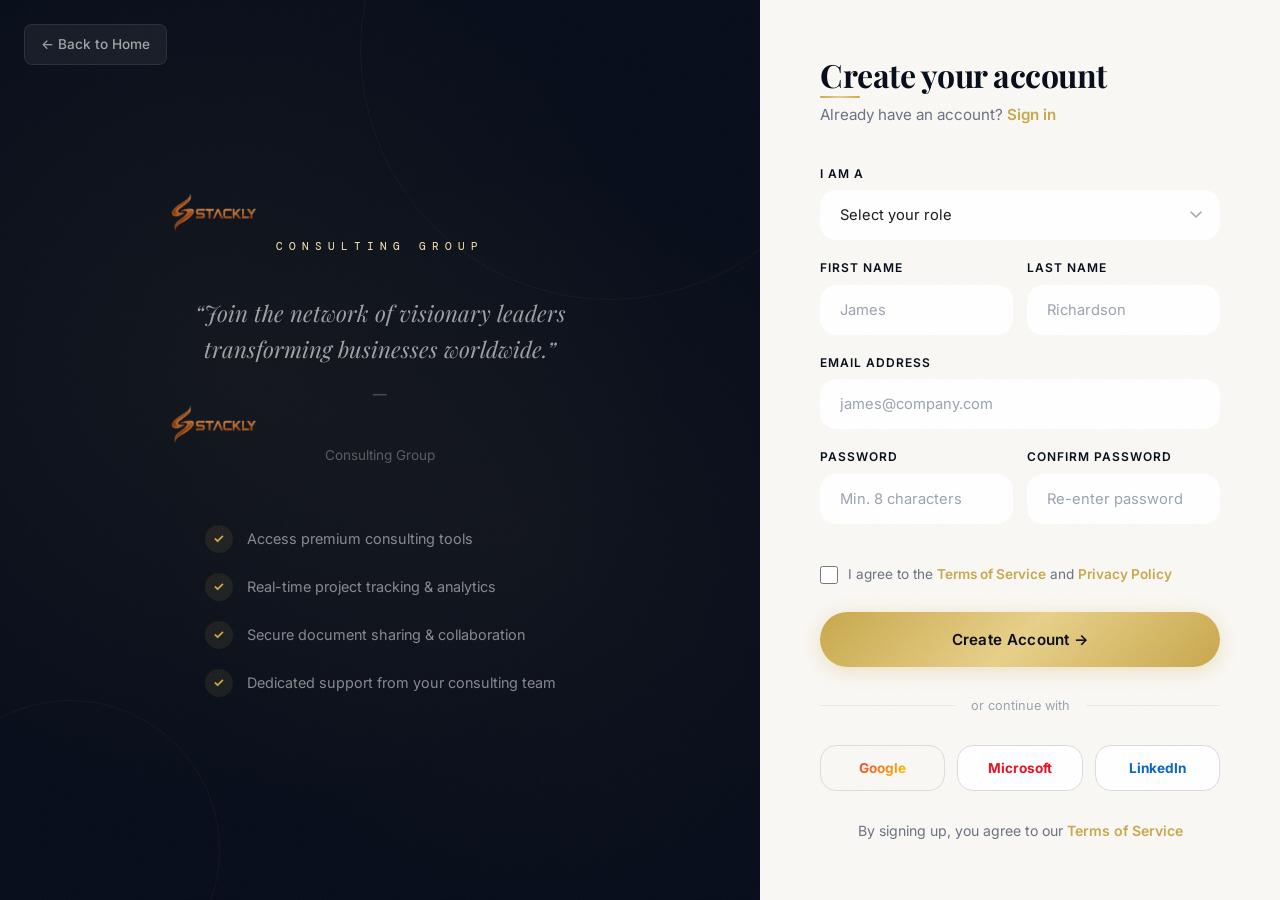
<file: signup.html>
<!DOCTYPE html>
<html lang="en">
<head>
  <meta charset="UTF-8">
  <meta name="viewport" content="width=device-width, initial-scale=1.0">
  <title>Sign Up — Stackly Consulting Group</title>
  <link rel="stylesheet" href="css/style.css">
  <link rel="icon" type="image/svg+xml" href="data:image/svg+xml,<svg xmlns='http://www.w3.org/2000/svg' viewBox='0 0 32 32'><text y='28' font-size='28'>◆</text></svg>">
  <style>
    .auth-page {
      min-height: 100vh;
      display: flex;
      background: var(--navy);
    }

    .auth-brand {
      flex: 1;
      display: flex;
      align-items: center;
      justify-content: center;
      position: relative;
      overflow: hidden;
      padding: 60px;
    }

    .auth-brand-bg {
      position: absolute;
      inset: 0;
      background:
        radial-gradient(ellipse at 30% 40%, rgba(201,168,76,0.06) 0%, transparent 60%),
        radial-gradient(ellipse at 70% 60%, rgba(201,168,76,0.04) 0%, transparent 50%);
      z-index: 0;
    }

    .auth-brand-shapes {
      position: absolute;
      inset: 0;
      pointer-events: none;
      overflow: hidden;
      z-index: 0;
    }

    .auth-brand-shape {
      position: absolute;
      border: 1px solid rgba(201,168,76,0.06);
      border-radius: 50%;
    }

    .auth-brand-shape-1 {
      width: 500px;
      height: 500px;
      top: -200px;
      right: -100px;
      animation: rotate-slow 50s linear infinite;
    }

    .auth-brand-shape-2 {
      width: 300px;
      height: 300px;
      bottom: -100px;
      left: -80px;
      animation: rotate-slow 40s linear infinite reverse;
    }

    .auth-brand-content {
      position: relative;
      z-index: 1;
      text-align: center;
      max-width: 420px;
    }

    .auth-brand-logo {
      font-family: 'Playfair Display', serif;
      font-size: 3rem;
      font-weight: 800;
      background: var(--gold-gradient);
      -webkit-background-clip: text;
      -webkit-text-fill-color: transparent;
      background-clip: text;
      letter-spacing: 0.5px;
    }

    .auth-brand-logo span {
      font-size: 0.7rem;
      display: block;
      font-family: 'DM Mono', monospace;
      font-weight: 400;
      letter-spacing: 6px;
      text-transform: uppercase;
      -webkit-text-fill-color: rgba(255,255,255,0.4);
      color: rgba(255,255,255,0.4);
      margin-top: 4px;
    }

    .auth-brand-quote {
      margin-top: 40px;
      font-family: 'Playfair Display', serif;
      font-size: 1.4rem;
      font-style: italic;
      color: rgba(255,255,255,0.6);
      line-height: 1.6;
    }

    .auth-brand-quote cite {
      display: block;
      margin-top: 16px;
      font-size: 0.85rem;
      font-family: 'Inter', sans-serif;
      font-style: normal;
      color: rgba(255,255,255,0.3);
    }

    .auth-brand-features {
      margin-top: 48px;
      text-align: left;
      display: inline-block;
    }

    .auth-brand-feature {
      display: flex;
      align-items: center;
      gap: 14px;
      padding: 10px 0;
      color: rgba(255,255,255,0.5);
      font-size: 0.9rem;
    }

    .auth-brand-feature::before {
      content: '✓';
      width: 28px;
      height: 28px;
      background: rgba(201,168,76,0.1);
      border-radius: 50%;
      display: flex;
      align-items: center;
      justify-content: center;
      color: var(--gold);
      font-weight: 700;
      font-size: 0.8rem;
      flex-shrink: 0;
    }

    .auth-form-wrapper {
      width: 520px;
      min-height: 100vh;
      background: var(--cream);
      display: flex;
      align-items: center;
      justify-content: center;
      padding: 48px;
      position: relative;
    }

    .auth-form-container {
      width: 100%;
      max-width: 400px;
    }

    .auth-form-header {
      margin-bottom: 36px;
    }

    .auth-form-header h1 {
      font-size: 2rem;
      color: var(--navy);
      margin-bottom: 8px;
      letter-spacing: -0.5px;
    }

    .auth-form-header p {
      color: var(--gray);
      font-size: 0.95rem;
    }

    .auth-form-header p a {
      color: var(--gold);
      font-weight: 600;
    }

    .auth-form-header p a:hover {
      color: var(--gold-dark);
    }

    .auth-form .form-group {
      margin-bottom: 18px;
    }

    .auth-form .form-group label {
      font-size: 0.75rem;
      font-weight: 600;
      color: var(--navy);
      margin-bottom: 6px;
      text-transform: uppercase;
      letter-spacing: 1px;
      display: block;
    }

    .auth-form .form-group input,
    .auth-form .form-group select {
      width: 100%;
      padding: 14px 18px;
      border: 2px solid transparent;
      background: var(--white);
      border-radius: var(--radius-lg);
      font-family: 'Inter', sans-serif;
      font-size: 0.92rem;
      color: var(--charcoal);
      transition: var(--transition-fast);
      outline: none;
    }

    .auth-form .form-group input:focus,
    .auth-form .form-group select:focus {
      border-color: var(--gold);
      box-shadow: 0 0 0 6px rgba(201,168,76,0.08);
    }

    .auth-form .form-group input::placeholder {
      color: var(--gray-light);
    }

    .auth-form .form-group select {
      cursor: pointer;
      appearance: none;
      background-image: url("data:image/svg+xml,%3Csvg xmlns='http://www.w3.org/2000/svg' width='12' height='8' viewBox='0 0 12 8'%3E%3Cpath d='M1 1l5 5 5-5' stroke='%239ca3af' stroke-width='1.5' fill='none' stroke-linecap='round'/%3E%3C/svg%3E");
      background-repeat: no-repeat;
      background-position: right 16px center;
      padding-right: 44px;
    }

    .auth-form .form-row {
      display: grid;
      grid-template-columns: 1fr 1fr;
      gap: 14px;
    }

    .auth-form .form-terms {
      display: flex;
      align-items: flex-start;
      gap: 10px;
      margin: 22px 0 28px;
      font-size: 0.85rem;
      color: var(--gray);
      line-height: 1.5;
    }

    .auth-form .form-terms input[type="checkbox"] {
      width: 18px;
      height: 18px;
      accent-color: var(--gold);
      margin-top: 2px;
      flex-shrink: 0;
      cursor: pointer;
    }

    .auth-form .form-terms a {
      color: var(--gold);
      font-weight: 600;
    }

    .auth-form .btn-primary {
      width: 100%;
      justify-content: center;
      padding: 18px 40px;
      font-size: 0.95rem;
    }

    .auth-form .btn-primary:disabled {
      opacity: 0.6;
      cursor: not-allowed;
    }

    .auth-form .btn-primary:disabled:hover {
      transform: none;
      box-shadow: 0 4px 20px rgba(201,168,76,0.3);
    }

    .auth-form-footer {
      text-align: center;
      margin-top: 28px;
      font-size: 0.88rem;
      color: var(--gray);
    }

    .auth-form-footer a {
      color: var(--gold);
      font-weight: 600;
    }

    .auth-form-footer a:hover {
      color: var(--gold-dark);
    }

    .password-hint {
      font-size: 0.75rem;
      color: var(--gray-light);
      margin-top: 4px;
    }

    .auth-back-home {
      position: fixed;
      top: 24px;
      left: 24px;
      z-index: 100;
      display: inline-flex;
      align-items: center;
      gap: 8px;
      font-size: 0.85rem;
      color: rgba(255,255,255,0.6);
      font-family: 'Inter', sans-serif;
      font-weight: 500;
      text-decoration: none;
      padding: 8px 16px;
      border-radius: 8px;
      background: rgba(255,255,255,0.06);
      backdrop-filter: blur(8px);
      border: 1px solid rgba(255,255,255,0.08);
      transition: color 0.3s ease, transform 0.3s ease, background 0.3s ease, border-color 0.3s ease;
    }
    .auth-back-home:hover {
      color: var(--gold);
      transform: translateX(-4px);
      background: rgba(255,255,255,0.1);
      border-color: rgba(201,168,76,0.2);
    }

    .auth-form .form-group input,
    .auth-form .form-group select {
      transition: border-color 0.3s ease, box-shadow 0.3s ease, transform 0.2s ease;
    }
    .auth-form .form-group input:focus,
    .auth-form .form-group select:focus {
      transform: translateY(-1px);
      border-color: var(--gold);
      box-shadow: 0 0 0 4px rgba(201,168,76,0.12), 0 4px 12px rgba(0,0,0,0.04);
    }
    .auth-form .form-group.error input,
    .auth-form .form-group.error select {
      border-color: #dc2626;
      box-shadow: 0 0 0 4px rgba(220,38,38,0.08);
    }
    .auth-form .form-group.success input,
    .auth-form .form-group.success select {
      border-color: #16a34a;
      box-shadow: 0 0 0 4px rgba(22,163,74,0.08);
    }

    .btn-primary {
      position: relative;
      overflow: hidden;
    }
    .btn-primary::after {
      content: '';
      position: absolute;
      inset: 0;
      background: linear-gradient(90deg, transparent, rgba(255,255,255,0.15), transparent);
      transform: translateX(-100%);
      transition: transform 0.6s ease;
    }
    .btn-primary:hover::after {
      transform: translateX(100%);
    }

    .auth-form-header h1 {
      position: relative;
      display: inline-block;
    }
    .auth-form-header h1::after {
      content: '';
      position: absolute;
      bottom: -4px;
      left: 0;
      width: 40px;
      height: 2px;
      background: var(--gold-gradient);
      border-radius: 2px;
    }

    .auth-divider {
      display: flex;
      align-items: center;
      gap: 16px;
      margin: 28px 0;
      color: var(--gray-light);
      font-size: 0.8rem;
    }

    .auth-divider::before,
    .auth-divider::after {
      content: '';
      flex: 1;
      height: 1px;
      background: rgba(0,0,0,0.06);
    }

    .auth-social {
      display: flex;
      gap: 12px;
    }

    .auth-social-btn {
      flex: 1;
      display: flex;
      align-items: center;
      justify-content: center;
      gap: 10px;
      padding: 14px;
      border-radius: var(--radius-lg);
      border: 1.5px solid rgba(0,0,0,0.06);
      background: var(--white);
      font-family: 'Inter', sans-serif;
      font-size: 0.85rem;
      font-weight: 600;
      color: var(--charcoal);
      cursor: pointer;
      transition: var(--transition-fast);
    }

    .auth-social-btn:hover {
      border-color: var(--gold);
      transform: translateY(-2px);
      box-shadow: 0 8px 20px rgba(0,0,0,0.04);
    }

    .auth-social-btn[data-brand="google"] { background: #fff; border-color: #dadce0; font-weight: 700; background-image: linear-gradient(135deg,#4285f4 0%,#ea4335 33%,#fbbc05 66%,#34a853 100%); -webkit-background-clip: text; -webkit-text-fill-color: transparent; background-clip: text; }
    .auth-social-btn[data-brand="google"]:hover { border-color: #4285f4; box-shadow: 0 2px 8px rgba(66,133,244,0.15); }
    .auth-social-btn[data-brand="microsoft"] { background: #fff; border-color: #dadce0; color: #e81123; font-weight: 700; }
    .auth-social-btn[data-brand="microsoft"]:hover { border-color: #e81123; box-shadow: 0 2px 8px rgba(232,17,35,0.15); }
    .auth-social-btn[data-brand="linkedin"] { background: #fff; border-color: #dadce0; color: #0a66c2; font-weight: 700; }
    .auth-social-btn[data-brand="linkedin"]:hover { border-color: #0a66c2; box-shadow: 0 2px 8px rgba(10,102,194,0.15); }

    @media (max-width: 1024px) {
      .auth-brand { display: none; }
      .auth-form-wrapper { width: 100%; padding: 86px 24px 40px; }
      .auth-back-home {
        color: var(--navy);
        background: var(--white);
        border-color: rgba(0,0,0,0.08);
        box-shadow: 0 2px 8px rgba(0,0,0,0.06);
        backdrop-filter: none;
      }
      .auth-back-home:hover { color: var(--gold); border-color: rgba(201,168,76,0.3); }
    }

    @media (max-width: 480px) {
      .auth-form-wrapper { padding: 72px 20px 32px; }
      .auth-form-header h1 { font-size: 1.6rem; }
      .auth-form .form-row { grid-template-columns: 1fr; }
      .auth-back-home { top: 14px; left: 16px; font-size: 0.78rem; padding: 6px 12px; }
    }
  </style>
</head>
<body>

  <div class="noise-overlay"></div>

  <a href="index.html" class="auth-back-home">&larr; Back to Home</a>

  <div class="auth-page">
    <!-- Brand Side -->
    <div class="auth-brand">
      <div class="auth-brand-bg"></div>
      <div class="auth-brand-shapes">
        <div class="auth-brand-shape auth-brand-shape-1"></div>
        <div class="auth-brand-shape auth-brand-shape-2"></div>
      </div>
      <div class="auth-brand-content">
        <div class="auth-brand-logo">
          <img src="images/image.png" alt="Stackly" height="40">
          <span>Consulting Group</span>
        </div>
        <div class="auth-brand-quote">
          &ldquo;Join the network of visionary leaders transforming businesses worldwide.&rdquo;
          <cite>— <img src="images/image.png" alt="Stackly" height="40"> Consulting Group</cite>
        </div>
        <div class="auth-brand-features">
          <div class="auth-brand-feature">Access premium consulting tools</div>
          <div class="auth-brand-feature">Real-time project tracking &amp; analytics</div>
          <div class="auth-brand-feature">Secure document sharing &amp; collaboration</div>
          <div class="auth-brand-feature">Dedicated support from your consulting team</div>
        </div>
      </div>
    </div>

    <!-- Form Side -->
    <div class="auth-form-wrapper">
      <div class="auth-form-container">
        <div class="auth-form-header">
          <h1>Create your account</h1>
          <p>Already have an account? <a href="signin.html">Sign in</a></p>
        </div>

        <form class="auth-form" id="signupForm">
          <div class="form-group">
            <label for="role">I am a</label>
            <select id="role" required>
              <option value="" disabled selected>Select your role</option>
              <option value="admin">Administrator</option>
              <option value="consultant">Consultant</option>
              <option value="client">Client</option>
            </select>
          </div>

          <div class="form-row">
            <div class="form-group">
              <label for="firstName">First Name</label>
              <input type="text" id="firstName" placeholder="James" required>
            </div>
            <div class="form-group">
              <label for="lastName">Last Name</label>
              <input type="text" id="lastName" placeholder="Richardson" required>
            </div>
          </div>

          <div class="form-group">
            <label for="email">Email Address</label>
            <input type="email" id="email" placeholder="james@company.com" required>
          </div>

          <div class="form-row">
            <div class="form-group">
              <label for="password">Password</label>
              <input type="password" id="password" placeholder="Min. 8 characters" required minlength="8">
            </div>
            <div class="form-group">
              <label for="confirmPassword">Confirm Password</label>
              <input type="password" id="confirmPassword" placeholder="Re-enter password" required>
            </div>
          </div>

          <div class="form-terms">
            <input type="checkbox" id="terms" required>
            <label for="terms">I agree to the <a href="#">Terms of Service</a> and <a href="#">Privacy Policy</a></label>
          </div>

          <button type="submit" class="btn btn-primary" id="signupBtn">
            Create Account &rarr;
          </button>
        </form>

        <div class="auth-divider">or continue with</div>

        <div class="auth-social">
          <button class="auth-social-btn" data-brand="google" onclick="window.location.href='404.html'">Google</button>
          <button class="auth-social-btn" data-brand="microsoft" onclick="window.location.href='404.html'">Microsoft</button>
          <button class="auth-social-btn" data-brand="linkedin" onclick="window.location.href='404.html'">LinkedIn</button>
        </div>

        <div class="auth-form-footer">
          By signing up, you agree to our <a href="#">Terms of Service</a>
        </div>
      </div>
    </div>
  </div>

  <script>
    document.addEventListener('DOMContentLoaded', function() {
      var form = document.getElementById('signupForm');
      if (!form) return;

      var fields = [
        { id: 'firstName', label: 'First name', placeholder: 'first name', required: true, min: 2 },
        { id: 'lastName', label: 'Last name', placeholder: 'last name', required: true, min: 2 },
        { id: 'email', label: 'Email address', placeholder: 'email address', required: true, type: 'email' },
        { id: 'role', label: 'Role', placeholder: 'role', required: true, isSelect: true },
        { id: 'password', label: 'Password', placeholder: 'password', required: true, min: 8 },
        { id: 'confirmPassword', label: 'Confirm password', placeholder: 'confirm password', required: true, match: 'password' }
      ];

      fields.forEach(function(f) {
        var el = document.getElementById(f.id);
        if (!el) return;
        var group = el.closest('.form-group');
        if (!group) return;
        var err = document.createElement('div');
        err.className = 'error-message';
        err.id = f.id + '-error';
        group.appendChild(err);
      });

      function validate(f) {
        var el = document.getElementById(f.id);
        if (!el) return true;
        var val = (el.value || '').trim();
        var err = document.getElementById(f.id + '-error');
        var group = el.closest('.form-group');
        if (!group || !err) return true;

        var msg = '';
        if (f.required && !val) {
          msg = 'Please enter your ' + f.placeholder;
        } else if (f.isSelect && (!val || val === '')) {
          msg = 'Please select your ' + f.placeholder;
        } else if (f.type === 'email' && val && !/^[^\s@]+@[^\s@]+\.[^\s@]+$/.test(val)) {
          msg = 'Please enter a valid email address (e.g. name@company.com)';
        } else if (f.min && val.length > 0 && val.length < f.min && f.id === 'password') {
          msg = 'Your password must be at least ' + f.min + ' characters';
        } else if (f.min && val.length > 0 && val.length < f.min) {
          msg = 'Please enter at least ' + f.min + ' characters for your ' + f.placeholder;
        } else if (f.match) {
          var matchEl = document.getElementById(f.match);
          if (matchEl && matchEl.value !== val) msg = 'Passwords don\u2019t match. Please try again.';
        }

        if (msg) {
          group.classList.add('error');
          group.classList.remove('success');
          err.textContent = msg;
          return false;
        } else if (val) {
          group.classList.remove('error');
          group.classList.add('success');
          err.textContent = '';
          return true;
        } else {
          group.classList.remove('error', 'success');
          err.textContent = '';
          return true;
        }
      }

      fields.forEach(function(f) {
        var el = document.getElementById(f.id);
        if (!el) return;
        el.addEventListener('input', function() { validate(f); });
        el.addEventListener('blur', function() { validate(f); });
        if (f.match) {
          var matchEl = document.getElementById(f.match);
          if (matchEl) {
            matchEl.addEventListener('input', function() { validate(f); });
          }
        }
      });

      var terms = document.getElementById('terms');
      function validateTerms() {
        if (!terms) return true;
        var tg = terms.closest('.form-terms');
        if (terms.checked) {
          if (tg) { tg.style.outline = '2px solid #16a34a'; tg.style.outlineOffset = '4px'; tg.style.borderRadius = '4px'; }
          return true;
        } else {
          if (tg) { tg.style.outline = '2px solid #dc2626'; tg.style.outlineOffset = '4px'; tg.style.borderRadius = '4px'; }
          return false;
        }
      }
      if (terms) {
        terms.addEventListener('change', validateTerms);
      }

      form.addEventListener('submit', function(e) {
        e.preventDefault();
        var valid = true;
        fields.forEach(function(f) { if (!validate(f)) valid = false; });
        if (!validateTerms()) valid = false;

        if (!valid) {
          var firstErr = form.querySelector('.form-group.error input, .form-group.error select');
          if (firstErr) firstErr.focus();
          return;
        }

        var btn = document.getElementById('signupBtn');
        var firstName = document.getElementById('firstName').value.trim();
        var lastName = document.getElementById('lastName').value.trim();
        var email = document.getElementById('email').value.trim();
        var role = document.getElementById('role').value;
        var password = document.getElementById('password').value;

        btn.innerHTML = 'Creating Account...';
        btn.disabled = true;

        setTimeout(function() {
          var userData = { firstName: firstName, lastName: lastName, email: email, role: role, password: password };
          localStorage.setItem('stackly_user', JSON.stringify(userData));
          window.location.href = 'signin.html';
        }, 1500);
      });
    });
  </script>

</body>
</html>
</file>
<file: css/style.css>
/* ============================================
   STACKLY — Premium Corporate Consulting
   Modern Luxury Design System v2.0
   ============================================ */

@import url('https://fonts.googleapis.com/css2?family=Playfair+Display:ital,wght@0,400;0,500;0,600;0,700;0,800;0,900;1,400;1,500;1,600;1,700&family=Inter:wght@300;400;500;600;700;800&family=DM+Mono:wght@400;500&display=swap');

/* ===== VARIABLES ===== */
:root {
  --navy: #070d1a;
  --navy-2: #0a1628;
  --navy-3: #0f1f3d;
  --navy-light: #1a2d52;
  --navy-glass: rgba(7, 13, 26, 0.85);
  --gold: #c9a84c;
  --gold-light: #e8d08a;
  --gold-dark: #a8882e;
  --gold-gradient: linear-gradient(135deg, #c9a84c, #e8d08a, #c9a84c);
  --cream: #faf8f5;
  --cream-2: #f5f0e8;
  --cream-dark: #e8e0d4;
  --white: #ffffff;
  --charcoal: #1a1a1a;
  --gray: #6b7280;
  --gray-light: #9ca3af;
  --gray-dark: #4b5563;
  --transition: all 0.5s cubic-bezier(0.25, 0.46, 0.45, 0.94);
  --transition-fast: all 0.3s cubic-bezier(0.25, 0.46, 0.45, 0.94);
  --transition-slow: all 0.8s cubic-bezier(0.25, 0.46, 0.45, 0.94);
  --shadow-sm: 0 1px 3px rgba(0,0,0,0.08);
  --shadow-md: 0 4px 20px rgba(0,0,0,0.1);
  --shadow-lg: 0 10px 40px rgba(0,0,0,0.15);
  --shadow-xl: 0 20px 60px rgba(0,0,0,0.2);
  --shadow-glow: 0 0 30px rgba(201, 168, 76, 0.15);
  --radius: 8px;
  --radius-lg: 16px;
  --radius-xl: 24px;
  --radius-2xl: 32px;
}

/* ===== RESET ===== */
*, *::before, *::after {
  margin: 0;
  padding: 0;
  box-sizing: border-box;
}

html {
  scroll-behavior: smooth;
  font-size: 16px;
}

body {
  font-family: 'Inter', sans-serif;
  color: var(--charcoal);
  background: var(--cream);
  line-height: 1.7;
  overflow-x: hidden;
  -webkit-font-smoothing: antialiased;
  -moz-osx-font-smoothing: grayscale;
}

/* ===== TYPOGRAPHY ===== */
h1, h2, h3, h4, h5, h6 {
  font-family: 'Playfair Display', serif;
  font-weight: 700;
  line-height: 1.15;
}

.gold-text {
  background: var(--gold-gradient);
  -webkit-background-clip: text;
  -webkit-text-fill-color: transparent;
  background-clip: text;
}

.gold-text-solid {
  color: var(--gold);
}

a {
  text-decoration: none;
  color: inherit;
  transition: var(--transition);
}

ul { list-style: none; }

img { max-width: 100%; display: block; }

::selection {
  background: var(--gold);
  color: var(--navy);
}

::-webkit-scrollbar {
  width: 6px;
}

::-webkit-scrollbar-track {
  background: var(--navy);
}

::-webkit-scrollbar-thumb {
  background: var(--gold);
  border-radius: 3px;
}

/* ===== UTILITY ===== */
.container {
  max-width: 1200px;
  margin: 0 auto;
  padding: 0 24px;
}

.section {
  padding: 120px 0;
  position: relative;
}

.section-header {
  text-align: center;
  margin-bottom: 64px;
}

.section-subtitle {
  display: inline-flex;
  align-items: center;
  gap: 10px;
  font-family: 'DM Mono', monospace;
  font-size: 0.8rem;
  font-weight: 500;
  text-transform: uppercase;
  letter-spacing: 4px;
  color: var(--gold);
  margin-bottom: 16px;
  position: relative;
}

.section-subtitle::before,
.section-subtitle::after {
  content: '';
  width: 24px;
  height: 1px;
  background: var(--gold);
  opacity: 0.5;
}

.section-title {
  font-size: 3.2rem;
  color: var(--navy);
  margin-bottom: 20px;
  letter-spacing: -0.5px;
}

.section-desc {
  font-size: 1.1rem;
  color: var(--gray);
  max-width: 580px;
  margin: 0 auto;
  line-height: 1.8;
}

.divider {
  width: 70px;
  height: 2px;
  background: var(--gold-gradient);
  margin: 24px auto;
  border-radius: 2px;
}

/* ===== NOISE OVERLAY ===== */
.noise-overlay {
  position: fixed;
  top: 0;
  left: 0;
  width: 100%;
  height: 100%;
  pointer-events: none;
  z-index: 9999;
  opacity: 0.03;
  background-image: url("data:image/svg+xml,%3Csvg viewBox='0 0 256 256' xmlns='http://www.w3.org/2000/svg'%3E%3Cfilter id='noise'%3E%3CfeTurbulence type='fractalNoise' baseFrequency='0.9' numOctaves='4' stitchTiles='stitch'/%3E%3C/filter%3E%3Crect width='100%25' height='100%25' filter='url(%23noise)'/%3E%3C/svg%3E");
  background-repeat: repeat;
  background-size: 256px 256px;
}

/* ===== NAVIGATION ===== */
.navbar {
  position: fixed;
  top: 0;
  left: 0;
  right: 0;
  z-index: 1000;
  padding: 24px 0;
  transition: var(--transition);
}

.navbar.scrolled {
  background: var(--navy-glass);
  padding: 14px 0;
  box-shadow: 0 4px 40px rgba(0,0,0,0.3);
  -webkit-backdrop-filter: blur(24px);
  backdrop-filter: blur(24px);
  border-bottom: 1px solid rgba(201, 168, 76, 0.08);
}

.navbar .container {
  display: flex;
  align-items: center;
  justify-content: space-between;
}

.logo {
  font-family: 'Playfair Display', serif;
  font-size: 1.8rem;
  font-weight: 800;
  background: var(--gold-gradient);
  -webkit-background-clip: text;
  -webkit-text-fill-color: transparent;
  background-clip: text;
  letter-spacing: 0.5px;
  position: relative;
}

.logo-text {
  font-size: 0.65rem;
  display: block;
  font-family: 'DM Mono', monospace;
  font-weight: 400;
  letter-spacing: 5px;
  text-transform: uppercase;
  background: none;
  -webkit-text-fill-color: rgba(255,255,255,0.5);
  color: rgba(255,255,255,0.5);
  margin-top: -2px;
}

.nav-links {
  display: flex;
  align-items: center;
  gap: 36px;
}

.nav-links a {
  color: rgba(255,255,255,0.75);
  font-size: 0.85rem;
  font-weight: 500;
  letter-spacing: 0.5px;
  position: relative;
  padding: 6px 0;
  transition: var(--transition-fast);
}

.nav-links a::after {
  content: '';
  position: absolute;
  bottom: 0;
  left: 50%;
  transform: translateX(-50%);
  width: 0;
  height: 2px;
  background: var(--gold-gradient);
  transition: var(--transition-fast);
  border-radius: 2px;
}

.nav-links a:hover {
  color: var(--white);
}

.nav-links a:hover::after,
.nav-links a.active::after {
  width: 60%;
}

.nav-links a.active {
  color: var(--gold);
}

.nav-links-portal {
  color: rgba(255,255,255,0.75);
  font-size: 0.85rem;
  font-weight: 500;
  letter-spacing: 0.5px;
  padding: 6px 0;
  transition: var(--transition-fast);
  cursor: pointer;
}

.nav-links-portal:hover {
  color: var(--white);
}

.nav-dropdown:hover .nav-links-portal {
  color: var(--gold);
}

.nav-signin {
  color: rgba(255,255,255,0.6) !important;
  font-size: 0.85rem !important;
  font-weight: 500 !important;
  padding: 12px 24px !important;
  border: 1px solid rgba(255,255,255,0.15) !important;
  border-radius: 50px !important;
  -webkit-text-fill-color: rgba(255,255,255,0.6) !important;
  transition: var(--transition-fast) !important;
}

.nav-signin:hover {
  border-color: var(--gold) !important;
  color: var(--gold) !important;
  -webkit-text-fill-color: var(--gold) !important;
  transform: translateY(-1px);
}

.nav-cta {
  background: var(--gold-gradient) !important;
  color: var(--navy) !important;
  -webkit-text-fill-color: var(--navy) !important;
  padding: 12px 32px !important;
  border-radius: 50px;
  font-weight: 700 !important;
  font-size: 0.85rem !important;
  letter-spacing: 0.5px;
  transition: var(--transition-fast);
  position: relative;
  overflow: hidden;
}

.nav-cta::after { display: none !important; }

.nav-cta::before {
  content: '';
  position: absolute;
  top: 0;
  left: -100%;
  width: 100%;
  height: 100%;
  background: linear-gradient(90deg, transparent, rgba(255,255,255,0.3), transparent);
  transition: 0.6s;
}

.nav-cta:hover {
  transform: translateY(-2px);
  box-shadow: 0 8px 30px rgba(201, 168, 76, 0.4);
}

.nav-cta:hover::before {
  left: 100%;
}

.hamburger {
  display: none;
  flex-direction: column;
  cursor: pointer;
  gap: 6px;
  z-index: 1001;
  padding: 4px;
}

.hamburger span {
  width: 28px;
  height: 2px;
  background: var(--white);
  transition: var(--transition-fast);
  border-radius: 2px;
  transform-origin: center;
}

.hamburger.active span:nth-child(1) {
  transform: rotate(45deg) translate(6px, 6px);
}

.hamburger.active span:nth-child(2) {
  opacity: 0;
  transform: translateX(-10px);
}

.hamburger.active span:nth-child(3) {
  transform: rotate(-45deg) translate(6px, -6px);
}

/* ===== PRELOADER ===== */
.preloader {
  position: fixed;
  top: 0;
  left: 0;
  width: 100%;
  height: 100%;
  background: var(--navy);
  z-index: 99999;
  display: flex;
  align-items: center;
  justify-content: center;
  transition: opacity 0.8s ease, visibility 0.8s ease;
}

.preloader.hidden {
  opacity: 0;
  visibility: hidden;
}

.preloader-inner {
  text-align: center;
}

.preloader-logo {
  margin-bottom: 32px;
}

.preloader-logo img {
  height: 60px;
  width: auto;
  display: block;
  margin: 0 auto;
}

.preloader-bar {
  width: 200px;
  height: 2px;
  background: rgba(255,255,255,0.1);
  border-radius: 2px;
  overflow: hidden;
  margin: 0 auto;
}

.preloader-bar-fill {
  width: 0%;
  height: 100%;
  background: var(--gold-gradient);
  border-radius: 2px;
  animation: preload 1.5s ease forwards;
}

@keyframes preload {
  0% { width: 0%; }
  50% { width: 70%; }
  100% { width: 100%; }
}

/* ===== CUSTOM CURSOR ===== */
.cursor {
  display: none;
  position: fixed;
  width: 10px;
  height: 10px;
  background: var(--gold);
  border-radius: 50%;
  pointer-events: none;
  z-index: 99998;
  transform: translate(-50%, -50%);
  transition: width 0.3s, height 0.3s, background 0.3s;
  mix-blend-mode: difference;
}

.cursor-follower {
  display: none;
  position: fixed;
  width: 40px;
  height: 40px;
  border: 1.5px solid var(--gold);
  border-radius: 50%;
  pointer-events: none;
  z-index: 99997;
  transform: translate(-50%, -50%);
  transition: width 0.5s, height 0.5s, border-color 0.3s;
  mix-blend-mode: difference;
}

/* ===== CURSOR HOVER EFFECTS ON INTERACTIVE ELEMENTS ===== */
.cursor-hover {
  width: 60px !important;
  height: 60px !important;
  background: transparent !important;
  border: 2px solid var(--gold) !important;
  mix-blend-mode: normal !important;
}

.cursor-follower.cursor-hover {
  width: 60px !important;
  height: 60px !important;
  border-color: var(--gold) !important;
  background: rgba(201,168,76,0.1) !important;
}

/* ===== FLOATING PARTICLES (Hero Background) ===== */
.particles-container {
  position: absolute;
  top: 0;
  left: 0;
  width: 100%;
  height: 100%;
  overflow: hidden;
  pointer-events: none;
  z-index: 0;
}

.particle {
  position: absolute;
  width: 4px;
  height: 4px;
  background: var(--gold);
  border-radius: 50%;
  opacity: 0.15;
  animation: float-particle linear infinite;
}

@keyframes float-particle {
  0% {
    transform: translateY(100vh) rotate(0deg);
    opacity: 0;
  }
  10% {
    opacity: 0.15;
  }
  90% {
    opacity: 0.15;
  }
  100% {
    transform: translateY(-10vh) rotate(720deg);
    opacity: 0;
  }
}

/* ===== HERO ===== */
.hero {
  min-height: 100vh;
  background: var(--navy);
  display: flex;
  align-items: center;
  position: relative;
  overflow: hidden;
  padding-top: 120px;
}

.hero-gradient {
  position: absolute;
  top: 0;
  left: 0;
  width: 100%;
  height: 100%;
  background:
    radial-gradient(ellipse at 20% 50%, rgba(201,168,76,0.06) 0%, transparent 60%),
    radial-gradient(ellipse at 80% 20%, rgba(201,168,76,0.04) 0%, transparent 50%),
    radial-gradient(ellipse at 50% 80%, rgba(201,168,76,0.03) 0%, transparent 50%),
    linear-gradient(180deg, var(--navy) 0%, var(--navy-2) 50%, var(--navy-3) 100%);
  z-index: 0;
}

.hero-grid {
  display: grid;
  grid-template-columns: 1.1fr 0.9fr;
  gap: 60px;
  align-items: center;
  position: relative;
  z-index: 2;
}

/* Decorative shapes */
.hero-shapes {
  position: absolute;
  top: 0;
  left: 0;
  width: 100%;
  height: 100%;
  z-index: 1;
  pointer-events: none;
  overflow: hidden;
}

.hero-shape {
  position: absolute;
  border: 1px solid rgba(201, 168, 76, 0.08);
  border-radius: 50%;
}

.hero-shape-1 {
  width: 600px;
  height: 600px;
  top: -200px;
  right: -150px;
  animation: rotate-slow 60s linear infinite;
}

.hero-shape-2 {
  width: 400px;
  height: 400px;
  bottom: -100px;
  left: -100px;
  animation: rotate-slow 45s linear infinite reverse;
}

.hero-shape-3 {
  width: 200px;
  height: 200px;
  top: 40%;
  right: 10%;
  animation: rotate-slow 30s linear infinite;
  border-color: rgba(201, 168, 76, 0.05);
}

@keyframes rotate-slow {
  from { transform: rotate(0deg); }
  to { transform: rotate(360deg); }
}

/* Hero Content */
.hero-content {
  position: relative;
}

.hero-badge {
  display: inline-flex;
  align-items: center;
  gap: 10px;
  background: rgba(201,168,76,0.08);
  border: 1px solid rgba(201,168,76,0.2);
  padding: 8px 20px 8px 12px;
  border-radius: 50px;
  color: var(--gold-light);
  font-size: 0.8rem;
  font-weight: 500;
  letter-spacing: 0.3px;
  margin-bottom: 32px;
  position: relative;
  overflow: hidden;
}

.hero-badge-dot {
  width: 8px;
  height: 8px;
  background: var(--gold);
  border-radius: 50%;
  animation: pulse-dot 2s ease-in-out infinite;
  box-shadow: 0 0 10px rgba(201, 168, 76, 0.4);
}

@keyframes pulse-dot {
  0%, 100% { opacity: 1; transform: scale(1); }
  50% { opacity: 0.5; transform: scale(0.8); }
}

.hero-title {
  font-size: 4.5rem;
  color: var(--white);
  margin-bottom: 24px;
  line-height: 1.05;
  letter-spacing: -1px;
}

.hero-title-line {
  display: block;
}

.hero-title-line-2 {
  font-style: italic;
}

.hero-title-line-2 .hero-text-target {
  background: var(--gold-gradient);
  -webkit-background-clip: text;
  -webkit-text-fill-color: transparent;
  background-clip: text;
  color: var(--gold);
}

.hero-desc {
  font-size: 1.1rem;
  color: rgba(255,255,255,0.55);
  margin-bottom: 44px;
  line-height: 1.9;
  max-width: 520px;
  font-weight: 300;
}

.hero-buttons {
  display: flex;
  gap: 16px;
  flex-wrap: wrap;
}

.btn {
  display: inline-flex;
  align-items: center;
  gap: 12px;
  padding: 16px 40px;
  border-radius: 50px;
  font-family: 'Inter', sans-serif;
  font-size: 0.9rem;
  font-weight: 600;
  cursor: pointer;
  transition: var(--transition);
  border: none;
  position: relative;
  overflow: hidden;
  letter-spacing: 0.3px;
}

.btn::before {
  content: '';
  position: absolute;
  top: 0;
  left: -100%;
  width: 100%;
  height: 100%;
  background: linear-gradient(90deg, transparent, rgba(255,255,255,0.2), transparent);
  transition: 0.6s;
}

.btn:hover::before {
  left: 100%;
}

.btn-primary {
  background: var(--gold-gradient);
  color: var(--navy);
  box-shadow: 0 4px 20px rgba(201, 168, 76, 0.3);
}

.btn-primary:hover {
  transform: translateY(-3px);
  box-shadow: 0 12px 35px rgba(201, 168, 76, 0.45);
}

.btn-secondary {
  background: transparent;
  color: var(--white);
  border: 1.5px solid rgba(255,255,255,0.2);
}

.btn-secondary:hover {
  border-color: var(--gold);
  color: var(--gold);
  transform: translateY(-3px);
  box-shadow: 0 8px 30px rgba(201, 168, 76, 0.1);
}

.btn-outline {
  background: transparent;
  color: var(--gold);
  border: 1.5px solid var(--gold);
}

.btn-outline:hover {
  background: var(--gold);
  color: var(--navy);
  transform: translateY(-3px);
  box-shadow: 0 8px 30px rgba(201, 168, 76, 0.3);
}

.btn-small {
  padding: 12px 28px;
  font-size: 0.85rem;
}

/* Hero Stats Panel */
.hero-image-wrapper + .hero-stats-panel {
  margin-top: 24px;
}

.hero-stats-panel {
  background: rgba(255,255,255,0.03);
  border: 1px solid rgba(255,255,255,0.06);
  border-radius: var(--radius-2xl);
  padding: 48px 40px;
  position: relative;
  -webkit-backdrop-filter: blur(20px);
  backdrop-filter: blur(20px);
}

.hero-stats-panel::before {
  content: '';
  position: absolute;
  inset: -1px;
  border-radius: var(--radius-2xl);
  background: linear-gradient(135deg, rgba(201,168,76,0.15), transparent, rgba(201,168,76,0.05));
  z-index: -1;
  mask: linear-gradient(#fff 0 0) content-box, linear-gradient(#fff 0 0);
  -webkit-mask: linear-gradient(#fff 0 0) content-box, linear-gradient(#fff 0 0);
  mask-composite: exclude;
  -webkit-mask-composite: xor;
  padding: 1px;
}

.hero-stats-grid {
  display: grid;
  grid-template-columns: 1fr 1fr;
  gap: 32px;
}

.hero-stat-item {
  text-align: center;
}

.hero-stat-number {
  font-family: 'Playfair Display', serif;
  font-size: 3rem;
  font-weight: 700;
  background: var(--gold-gradient);
  -webkit-background-clip: text;
  -webkit-text-fill-color: transparent;
  background-clip: text;
  display: inline-block;
}

.hero-stat-suffix {
  font-family: 'Playfair Display', serif;
  font-size: 2rem;
  font-weight: 700;
  background: var(--gold-gradient);
  -webkit-background-clip: text;
  -webkit-text-fill-color: transparent;
  background-clip: text;
}

.hero-stat-label {
  font-size: 0.85rem;
  color: rgba(255,255,255,0.45);
  margin-top: 6px;
  font-weight: 400;
  letter-spacing: 0.5px;
}

.hero-stat-divider {
  grid-column: 1 / -1;
  height: 1px;
  background: linear-gradient(90deg, transparent, rgba(201,168,76,0.15), transparent);
  margin: 0;
}

/* Hero Scroll Indicator */
.hero-scroll {
  position: absolute;
  bottom: 36px;
  left: 50%;
  transform: translateX(-50%);
  display: flex;
  flex-direction: column;
  align-items: center;
  gap: 10px;
  color: rgba(255,255,255,0.3);
  font-size: 0.7rem;
  letter-spacing: 3px;
  text-transform: uppercase;
  z-index: 2;
}

.scroll-mouse {
  width: 24px;
  height: 38px;
  border: 1.5px solid rgba(255,255,255,0.15);
  border-radius: 12px;
  position: relative;
  display: flex;
  justify-content: center;
}

.scroll-mouse::before {
  content: '';
  width: 3px;
  height: 10px;
  background: var(--gold);
  border-radius: 3px;
  position: absolute;
  top: 6px;
  animation: scroll-wheel 2s ease-in-out infinite;
}

@keyframes scroll-wheel {
  0% { transform: translateY(0); opacity: 1; }
  100% { transform: translateY(16px); opacity: 0; }
}

/* ===== HERO ENTRANCE ANIMATIONS ===== */
.animate-in {
  animation: fade-in-down 0.6s cubic-bezier(0.16, 1, 0.3, 1) 0.2s forwards;
  opacity: 0;
  transform: translateY(-10px);
}

@keyframes fade-in-down {
  0% { opacity: 0; transform: translateY(-10px); }
  100% { opacity: 1; transform: translateY(0); }
}

/* ===== HERO TEXT ANIMATIONS ===== */
.hero-text-reveal {
  overflow: hidden;
}

.hero-text-target {
  opacity: 0;
  transform: translateY(50px);
  animation: hero-text-fallback 0.01s 2.5s forwards;
}

.hero-title-line .hero-text-target,
.hero-buttons .hero-text-target {
  display: inline-block;
}

.hero-desc .hero-text-target {
  display: block;
}

.hero-text-target.revealed {
  animation: hero-text-up 0.8s cubic-bezier(0.16, 1, 0.3, 1) forwards;
}

@keyframes hero-text-fallback {
  to { opacity: 1; transform: translateY(0); }
}

@keyframes hero-text-up {
  0% { opacity: 0; transform: translateY(50px); }
  100% { opacity: 1; transform: translateY(0); }
}

/* Hero title split animation */
.hero-title-word {
  display: inline-block;
  overflow: hidden;
  vertical-align: top;
}

.hero-title-word span {
  display: inline-block;
  animation: word-reveal 0.8s cubic-bezier(0.16, 1, 0.3, 1) forwards;
  opacity: 0;
  transform: translateY(100%);
}

/* Animated gradient background */
@keyframes gradient-shift {
  0% { background-position: 0% 50%; }
  50% { background-position: 100% 50%; }
  100% { background-position: 0% 50%; }
}

.hero-gradient {
  background-size: 200% 200% !important;
  animation: gradient-shift 12s ease infinite !important;
}

/* Floating orbs */
.hero-orb {
  position: absolute;
  border-radius: 50%;
  pointer-events: none;
  z-index: 0;
  filter: blur(60px);
}

.hero-orb-1 {
  width: 400px;
  height: 400px;
  background: radial-gradient(circle, rgba(201,168,76,0.08), transparent);
  top: -100px;
  right: -100px;
  animation: orb-float-1 15s ease-in-out infinite;
}

.hero-orb-2 {
  width: 300px;
  height: 300px;
  background: radial-gradient(circle, rgba(201,168,76,0.05), transparent);
  bottom: -50px;
  left: -50px;
  animation: orb-float-2 12s ease-in-out infinite reverse;
}

.hero-orb-3 {
  width: 200px;
  height: 200px;
  background: radial-gradient(circle, rgba(201,168,76,0.06), transparent);
  top: 50%;
  left: 60%;
  animation: orb-float-3 18s ease-in-out infinite;
}

@keyframes orb-float-1 {
  0%, 100% { transform: translate(0, 0) scale(1); }
  33% { transform: translate(30px, -40px) scale(1.05); }
  66% { transform: translate(-20px, 20px) scale(0.95); }
}

@keyframes orb-float-2 {
  0%, 100% { transform: translate(0, 0) scale(1); }
  33% { transform: translate(-30px, 30px) scale(1.08); }
  66% { transform: translate(20px, -20px) scale(0.92); }
}

@keyframes orb-float-3 {
  0%, 100% { transform: translate(0, 0) scale(1); }
  25% { transform: translate(40px, -30px) scale(1.03); }
  50% { transform: translate(-20px, 40px) scale(0.97); }
  75% { transform: translate(30px, 20px) scale(1.02); }
}

/* Hero image reveal */
.hero-image-wrapper {
  position: relative;
  perspective: 1000px;
}

.hero-image-wrapper img {
  width: 100%;
  height: 500px;
  object-fit: cover;
  border-radius: var(--radius-2xl);
  box-shadow: var(--shadow-xl);
  clip-path: inset(0 0 100% 0);
  transform: scale(0.95);
  transition: clip-path 1.4s cubic-bezier(0.16, 1, 0.3, 1), transform 1.4s cubic-bezier(0.16, 1, 0.3, 1);
  animation: hero-image-fallback 0.01s 2.5s forwards;
}

@keyframes hero-image-fallback {
  to { clip-path: inset(0); transform: scale(1); }
}

.hero-image-wrapper.revealed img {
  clip-path: inset(0 0 0 0);
  transform: scale(1);
  animation: none;
}

.hero-image-accent {
  position: absolute;
  bottom: -20px;
  left: -20px;
  width: 120px;
  height: 120px;
  background: var(--gold-gradient);
  border-radius: var(--radius-lg);
  z-index: -1;
  opacity: 0.3;
  animation: accent-pulse 4s ease-in-out infinite;
}

@keyframes accent-pulse {
  0%, 100% { transform: scale(1) rotate(0deg); opacity: 0.3; }
  50% { transform: scale(1.05) rotate(5deg); opacity: 0.4; }
}

.hero-image-accent-2 {
  position: absolute;
  top: -20px;
  right: -20px;
  width: 80px;
  height: 80px;
  border: 2px solid rgba(201,168,76,0.2);
  border-radius: var(--radius-lg);
  z-index: -1;
  animation: accent-float 6s ease-in-out infinite;
}

@keyframes accent-float {
  0%, 100% { transform: translate(0, 0) rotate(0deg); }
  50% { transform: translate(-10px, 10px) rotate(10deg); }
}

/* Glow line under hero */
.hero-glow-line {
  position: absolute;
  bottom: 0;
  left: 0;
  width: 100%;
  height: 1px;
  background: linear-gradient(90deg, transparent, var(--gold), transparent);
  opacity: 0.3;
  animation: glow-line-pulse 3s ease-in-out infinite;
}

@keyframes glow-line-pulse {
  0%, 100% { opacity: 0.2; transform: scaleX(1); }
  50% { opacity: 0.5; transform: scaleX(1.02); }
}

/* ===== MARQUEE / CLIENTS BAR ===== */
.clients-bar {
  padding: 48px 0;
  background: var(--white);
  overflow: hidden;
  border-bottom: 1px solid rgba(0,0,0,0.04);
}

.clients-track {
  display: flex;
  gap: 60px;
  animation: marquee 30s linear infinite;
  width: max-content;
}

.clients-track-inner {
  display: flex;
  gap: 60px;
}

@keyframes marquee {
  0% { transform: translateX(0); }
  100% { transform: translateX(-50%); }
}

.client-name {
  font-family: 'Playfair Display', serif;
  font-size: 1.2rem;
  color: var(--gray-light);
  font-weight: 600;
  letter-spacing: 2px;
  white-space: nowrap;
  transition: var(--transition-fast);
  opacity: 0.5;
}

.client-name:hover {
  opacity: 1;
  color: var(--gold);
}

/* ===== ABOUT SECTION ===== */
.about-section {
  background: var(--white);
  position: relative;
}

.about-grid {
  display: grid;
  grid-template-columns: 1fr 1fr;
  gap: 80px;
  align-items: center;
}

/* About Image with reveal effect */
.about-image-wrapper {
  position: relative;
}

.about-image-reveal {
  width: 100%;
  height: 600px;
  border-radius: var(--radius-2xl);
  overflow: hidden;
  position: relative;
  background: linear-gradient(145deg, var(--navy-2), var(--navy-3));
}

.about-image-reveal::before {
  content: '';
  position: absolute;
  inset: 0;
  background:
    radial-gradient(circle at 30% 40%, rgba(201,168,76,0.1) 0%, transparent 50%),
    radial-gradient(circle at 70% 60%, rgba(201,168,76,0.05) 0%, transparent 40%);
  z-index: 1;
}

.about-image-pattern {
  position: absolute;
  inset: 0;
  opacity: 0.06;
  background-image:
    linear-gradient(45deg, var(--gold) 1px, transparent 1px),
    linear-gradient(-45deg, var(--gold) 1px, transparent 1px);
  background-size: 40px 40px;
}

.about-image-content {
  position: relative;
  z-index: 2;
  height: 100%;
  display: flex;
  align-items: center;
  justify-content: center;
}

.about-image-icon {
  font-size: 5rem;
  opacity: 0.15;
  color: var(--gold);
  animation: pulse-icon 4s ease-in-out infinite;
}

@keyframes pulse-icon {
  0%, 100% { transform: scale(1); opacity: 0.15; }
  50% { transform: scale(1.1); opacity: 0.25; }
}

/* Experience Badge */
.experience-badge {
  position: absolute;
  bottom: -24px;
  right: -24px;
  background: var(--navy);
  padding: 32px;
  border-radius: var(--radius-xl);
  text-align: center;
  min-width: 160px;
  z-index: 3;
  border: 1px solid rgba(201,168,76,0.15);
  box-shadow: 0 20px 60px rgba(0,0,0,0.2);
}

.experience-badge .number {
  font-family: 'Playfair Display', serif;
  font-size: 3rem;
  font-weight: 700;
  background: var(--gold-gradient);
  -webkit-background-clip: text;
  -webkit-text-fill-color: transparent;
  background-clip: text;
  display: block;
  line-height: 1;
}

.experience-badge .label {
  font-size: 0.8rem;
  font-weight: 500;
  color: rgba(255,255,255,0.6);
  margin-top: 6px;
  letter-spacing: 1px;
  text-transform: uppercase;
}

/* About Content */
.about-content .section-subtitle {
  justify-content: flex-start;
}

.about-content .section-subtitle::before { display: none; }

.about-content .section-title {
  text-align: left;
}

.about-content .divider {
  margin: 24px 0;
}

.about-text {
  color: var(--gray);
  margin-bottom: 20px;
  font-size: 1.05rem;
  line-height: 1.8;
}

.about-features-grid {
  display: grid;
  grid-template-columns: 1fr 1fr;
  gap: 16px;
  margin-top: 32px;
  margin-bottom: 36px;
}

.about-feature-item {
  display: flex;
  align-items: center;
  gap: 14px;
  font-weight: 500;
  color: var(--navy);
  font-size: 0.95rem;
}

.about-feature-icon {
  width: 36px;
  height: 36px;
  background: rgba(201,168,76,0.1);
  border-radius: 50%;
  display: flex;
  align-items: center;
  justify-content: center;
  color: var(--gold);
  font-size: 0.85rem;
  flex-shrink: 0;
  transition: var(--transition-fast);
}

.about-feature-item:hover .about-feature-icon {
  background: var(--gold);
  color: var(--navy);
  transform: scale(1.1);
}

/* ===== SERVICES SECTION ===== */
.services-section {
  background: var(--cream-2);
  position: relative;
}

.services-grid {
  display: grid;
  grid-template-columns: repeat(3, 1fr);
  gap: 24px;
}

.service-card {
  background: var(--white);
  padding: 44px 32px;
  border-radius: var(--radius-xl);
  transition: var(--transition);
  position: relative;
  overflow: hidden;
  border: 1px solid rgba(0,0,0,0.04);
  cursor: default;
}

.service-card::before {
  content: '';
  position: absolute;
  top: 0;
  left: 0;
  width: 100%;
  height: 100%;
  background: linear-gradient(135deg, rgba(201,168,76,0.02), transparent);
  opacity: 0;
  transition: var(--transition);
}

.service-card:hover {
  transform: translateY(-10px);
  box-shadow: 0 30px 60px rgba(0,0,0,0.08);
  border-color: rgba(201,168,76,0.15);
}

.service-card:hover::before {
  opacity: 1;
}

.service-card-number {
  font-family: 'Playfair Display', serif;
  font-size: 4rem;
  font-weight: 800;
  color: rgba(201,168,76,0.06);
  position: absolute;
  top: 12px;
  right: 20px;
  line-height: 1;
  transition: var(--transition);
}

.service-card:hover .service-card-number {
  color: rgba(201,168,76,0.12);
  transform: scale(1.1);
}

.service-card-icon {
  width: 56px;
  height: 56px;
  background: rgba(201,168,76,0.08);
  border-radius: var(--radius-lg);
  display: flex;
  align-items: center;
  justify-content: center;
  margin-bottom: 24px;
  font-size: 1.4rem;
  color: var(--gold);
  transition: var(--transition);
  position: relative;
  z-index: 1;
}

.service-card:hover .service-card-icon {
  background: var(--gold);
  color: var(--navy);
  transform: scale(1.05) rotate(-5deg);
}

.service-card h3 {
  font-size: 1.4rem;
  color: var(--navy);
  margin-bottom: 12px;
  position: relative;
  z-index: 1;
}

.service-card p {
  color: var(--gray);
  font-size: 0.95rem;
  line-height: 1.7;
  position: relative;
  z-index: 1;
}

.service-card-link {
  display: inline-flex;
  align-items: center;
  gap: 8px;
  color: var(--gold);
  font-weight: 600;
  font-size: 0.9rem;
  margin-top: 20px;
  position: relative;
  z-index: 1;
  transition: var(--transition-fast);
}

.service-card-link:hover {
  gap: 16px;
  color: var(--gold-dark);
}

/* ===== COUNTERS SECTION ===== */
.counters-section {
  background: var(--navy);
  padding: 100px 0;
  position: relative;
  overflow: hidden;
}

.counters-section::before {
  content: '';
  position: absolute;
  inset: 0;
  background:
    radial-gradient(ellipse at 20% 50%, rgba(201,168,76,0.04) 0%, transparent 60%),
    radial-gradient(ellipse at 80% 50%, rgba(201,168,76,0.03) 0%, transparent 50%);
}

.counters-pattern {
  position: absolute;
  inset: 0;
  opacity: 0.04;
  background-image: url("data:image/svg+xml,%3Csvg width='80' height='80' viewBox='0 0 80 80' xmlns='http://www.w3.org/2000/svg'%3E%3Cg fill='none' fill-rule='evenodd'%3E%3Cg fill='%23c9a84c' fill-opacity='0.1'%3E%3Cpath d='M50 50h-4v-4h4v4zm0-20h-4v-4h4v4zm-20 20h-4v-4h4v4zm0-20h-4v-4h4v4z'/%3E%3C/g%3E%3C/g%3E%3C/svg%3E");
}

.counters-grid {
  display: grid;
  grid-template-columns: repeat(4, 1fr);
  gap: 40px;
  position: relative;
  z-index: 1;
}

.counter-item {
  text-align: center;
  padding: 20px;
}

.counter-number-wrapper {
  display: flex;
  align-items: center;
  justify-content: center;
  gap: 4px;
}

.counter-number {
  font-family: 'Playfair Display', serif;
  font-size: 3.5rem;
  font-weight: 800;
  background: var(--gold-gradient);
  -webkit-background-clip: text;
  -webkit-text-fill-color: transparent;
  background-clip: text;
  line-height: 1;
}

.counter-suffix {
  font-family: 'Playfair Display', serif;
  font-size: 2.5rem;
  font-weight: 700;
  background: var(--gold-gradient);
  -webkit-background-clip: text;
  -webkit-text-fill-color: transparent;
  background-clip: text;
}

.counter-label {
  color: rgba(255,255,255,0.5);
  font-size: 0.9rem;
  margin-top: 10px;
  letter-spacing: 0.5px;
  font-weight: 400;
}

.counter-line {
  width: 40px;
  height: 2px;
  background: linear-gradient(90deg, transparent, var(--gold), transparent);
  margin: 16px auto 0;
  border-radius: 2px;
}

/* ===== TESTIMONIALS ===== */
.testimonials-section {
  background: var(--white);
}

.testimonials-grid {
  display: grid;
  grid-template-columns: repeat(3, 1fr);
  gap: 24px;
}

.testimonial-card {
  background: var(--cream);
  padding: 40px 36px;
  border-radius: var(--radius-xl);
  position: relative;
  transition: var(--transition);
  border: 1px solid transparent;
}

.testimonial-card:hover {
  border-color: rgba(201,168,76,0.12);
  transform: translateY(-4px);
  box-shadow: 0 20px 50px rgba(0,0,0,0.04);
}

.testimonial-quote {
  font-family: 'Playfair Display', serif;
  font-size: 4rem;
  background: var(--gold-gradient);
  -webkit-background-clip: text;
  -webkit-text-fill-color: transparent;
  background-clip: text;
  line-height: 1;
  margin-bottom: 8px;
  opacity: 0.3;
}

.testimonial-text {
  color: var(--charcoal);
  font-style: italic;
  line-height: 1.8;
  margin-bottom: 24px;
  font-size: 0.95rem;
}

.testimonial-author {
  display: flex;
  align-items: center;
  gap: 16px;
  padding-top: 20px;
  border-top: 1px solid rgba(0,0,0,0.04);
}

.testimonial-avatar {
  width: 48px;
  height: 48px;
  border-radius: 50%;
  background: var(--gold-gradient);
  display: flex;
  align-items: center;
  justify-content: center;
  color: var(--navy);
  font-weight: 700;
  font-size: 1.1rem;
  flex-shrink: 0;
}

.testimonial-name {
  font-weight: 600;
  color: var(--navy);
  font-size: 0.95rem;
}

.testimonial-role {
  font-size: 0.8rem;
  color: var(--gray);
  margin-top: 2px;
}

/* ===== CTA ===== */
.cta-section {
  background: var(--navy);
  padding: 100px 0;
  text-align: center;
  position: relative;
  overflow: hidden;
}

.cta-section::before {
  content: '';
  position: absolute;
  top: -200px;
  right: -200px;
  width: 500px;
  height: 500px;
  background: radial-gradient(circle, rgba(201,168,76,0.06) 0%, transparent 70%);
  border-radius: 50%;
}

.cta-section::after {
  content: '';
  position: absolute;
  bottom: -150px;
  left: -150px;
  width: 400px;
  height: 400px;
  background: radial-gradient(circle, rgba(201,168,76,0.04) 0%, transparent 70%);
  border-radius: 50%;
}

.cta-content {
  position: relative;
  z-index: 1;
}

.cta-content h2 {
  font-size: 3.2rem;
  color: var(--white);
  margin-bottom: 20px;
  letter-spacing: -0.5px;
}

.cta-content p {
  color: rgba(255,255,255,0.55);
  font-size: 1.1rem;
  margin-bottom: 40px;
  max-width: 560px;
  margin-left: auto;
  margin-right: auto;
  line-height: 1.8;
}

.cta-content .btn-primary {
  box-shadow: 0 4px 30px rgba(201, 168, 76, 0.3);
}

.cta-content .btn-primary:hover {
  box-shadow: 0 12px 40px rgba(201, 168, 76, 0.5);
}

.cta-shapes {
  position: absolute;
  top: 0;
  left: 0;
  width: 100%;
  height: 100%;
  pointer-events: none;
  overflow: hidden;
  z-index: 0;
}

.cta-shape {
  position: absolute;
  border: 1px solid rgba(201, 168, 76, 0.06);
  border-radius: 50%;
}

.cta-shape-1 {
  width: 300px;
  height: 300px;
  top: -100px;
  left: 10%;
  animation: rotate-slow 50s linear infinite;
}

.cta-shape-2 {
  width: 200px;
  height: 200px;
  bottom: -50px;
  right: 15%;
  animation: rotate-slow 35s linear infinite reverse;
}

/* ===== FOOTER ===== */
.footer {
  background: var(--navy);
  padding: 80px 0 32px;
  position: relative;
}

.footer::before {
  content: '';
  position: absolute;
  top: 0;
  left: 0;
  right: 0;
  height: 1px;
  background: linear-gradient(90deg, transparent, rgba(201,168,76,0.15), transparent);
}

.footer-grid {
  display: grid;
  grid-template-columns: 2fr 1fr 1fr 1.2fr;
  gap: 48px;
  margin-bottom: 48px;
}

.footer-brand .logo {
  font-size: 1.5rem;
}

.footer-brand .logo-text {
  font-size: 0.6rem;
}

.footer-desc {
  color: rgba(255,255,255,0.4);
  font-size: 0.9rem;
  margin-top: 16px;
  line-height: 1.8;
  max-width: 320px;
}

.footer-heading {
  color: var(--white);
  font-family: 'Inter', sans-serif;
  font-size: 0.8rem;
  font-weight: 600;
  text-transform: uppercase;
  letter-spacing: 2px;
  margin-bottom: 24px;
  position: relative;
  padding-bottom: 12px;
}

.footer-heading::after {
  content: '';
  position: absolute;
  bottom: 0;
  left: 0;
  width: 24px;
  height: 2px;
  background: var(--gold-gradient);
  border-radius: 2px;
}

.footer-links a {
  display: block;
  color: rgba(255,255,255,0.4);
  font-size: 0.9rem;
  padding: 8px 0;
  transition: var(--transition-fast);
  position: relative;
  padding-left: 0;
}

.footer-links a::before {
  content: '';
  position: absolute;
  left: 0;
  top: 50%;
  transform: translateY(-50%);
  width: 0;
  height: 1px;
  background: var(--gold);
  transition: var(--transition-fast);
  opacity: 0;
}

.footer-links a:hover {
  color: var(--gold);
  padding-left: 16px;
}

.footer-links a:hover::before {
  width: 8px;
  opacity: 1;
}

.footer-contact-item {
  display: flex;
  align-items: flex-start;
  gap: 14px;
  margin-bottom: 18px;
  color: rgba(255,255,255,0.4);
  font-size: 0.9rem;
  line-height: 1.6;
}

.footer-contact-icon {
  color: var(--gold);
  flex-shrink: 0;
  margin-top: 2px;
  font-size: 0.95rem;
}

.footer-bottom {
  border-top: 1px solid rgba(255,255,255,0.05);
  padding-top: 24px;
  display: flex;
  justify-content: space-between;
  align-items: center;
  flex-wrap: wrap;
  gap: 16px;
}

.footer-copy {
  color: rgba(255,255,255,0.25);
  font-size: 0.8rem;
}

.footer-social {
  display: flex;
  gap: 12px;
}

.footer-social a {
  width: 40px;
  height: 40px;
  border: 1px solid rgba(255,255,255,0.08);
  border-radius: 50%;
  display: flex;
  align-items: center;
  justify-content: center;
  color: rgba(255,255,255,0.35);
  font-size: 0.8rem;
  font-weight: 600;
  transition: var(--transition-fast);
  font-family: 'DM Mono', monospace;
}

.footer-social a:hover {
  border-color: var(--gold);
  color: var(--gold);
  transform: translateY(-3px);
  box-shadow: 0 8px 20px rgba(201,168,76,0.15);
}

/* ===== PAGE HEADER ===== */
.page-header {
  background: var(--navy);
  padding: 180px 0 80px;
  text-align: center;
  position: relative;
  overflow: hidden;
}

.page-header::before {
  content: '';
  position: absolute;
  inset: 0;
  background:
    radial-gradient(ellipse at 20% 50%, rgba(201,168,76,0.05) 0%, transparent 50%),
    radial-gradient(ellipse at 80% 50%, rgba(201,168,76,0.03) 0%, transparent 40%);
}

.page-header-pattern {
  position: absolute;
  inset: 0;
  opacity: 0.03;
  background-image:
    linear-gradient(45deg, var(--gold) 1px, transparent 1px),
    linear-gradient(-45deg, var(--gold) 1px, transparent 1px);
  background-size: 60px 60px;
}

.page-header h1 {
  font-size: 4rem;
  color: var(--white);
  margin-bottom: 16px;
  position: relative;
  z-index: 1;
  letter-spacing: -0.5px;
}

.page-header p {
  font-size: 1.1rem;
  color: rgba(255,255,255,0.5);
  max-width: 560px;
  margin: 0 auto;
  position: relative;
  z-index: 1;
  line-height: 1.8;
}

.breadcrumb {
  display: flex;
  justify-content: center;
  align-items: center;
  gap: 10px;
  color: rgba(255,255,255,0.3);
  font-size: 0.85rem;
  margin-top: 20px;
  position: relative;
  z-index: 1;
  font-family: 'DM Mono', monospace;
}

.breadcrumb a {
  color: var(--gold);
  transition: var(--transition-fast);
}

.breadcrumb a:hover {
  color: var(--gold-light);
}

/* ===== ABOUT PAGE SPECIFIC ===== */
.about-story-section {
  background: var(--white);
}

.story-content {
  max-width: 800px;
  margin: 0 auto;
  text-align: center;
}

.story-content p {
  color: var(--gray);
  font-size: 1.05rem;
  margin-bottom: 24px;
  line-height: 1.9;
}

.story-content p:last-child {
  margin-bottom: 0;
}

.mission-vision-section {
  background: var(--cream);
}

.mv-grid {
  display: grid;
  grid-template-columns: 1fr 1fr;
  gap: 32px;
}

.mv-card {
  background: var(--white);
  padding: 56px 44px;
  border-radius: var(--radius-xl);
  text-align: center;
  border: 1px solid rgba(0,0,0,0.04);
  transition: var(--transition);
  position: relative;
  overflow: hidden;
}

.mv-card::before {
  content: '';
  position: absolute;
  top: 0;
  left: 0;
  width: 100%;
  height: 4px;
  background: var(--gold-gradient);
  opacity: 0;
  transition: var(--transition);
}

.mv-card:hover {
  transform: translateY(-6px);
  box-shadow: 0 30px 60px rgba(0,0,0,0.06);
}

.mv-card:hover::before {
  opacity: 1;
}

.mv-icon {
  font-size: 2.5rem;
  margin-bottom: 24px;
  color: var(--gold);
  display: block;
}

.mv-card h3 {
  font-size: 1.6rem;
  color: var(--navy);
  margin-bottom: 16px;
}

.mv-card p {
  color: var(--gray);
  line-height: 1.8;
  font-size: 1rem;
}

.leadership-section {
  background: var(--white);
}

.leadership-grid {
  display: grid;
  grid-template-columns: repeat(3, 1fr);
  gap: 32px;
}

.team-card {
  text-align: center;
  padding: 48px 32px;
  background: var(--cream);
  border-radius: var(--radius-xl);
  transition: var(--transition);
  position: relative;
  overflow: hidden;
}

.team-card::after {
  content: '';
  position: absolute;
  bottom: 0;
  left: 0;
  width: 100%;
  height: 3px;
  background: var(--gold-gradient);
  transform: scaleX(0);
  transform-origin: left;
  transition: var(--transition);
}

.team-card:hover {
  transform: translateY(-8px);
  box-shadow: 0 30px 60px rgba(0,0,0,0.06);
}

.team-card:hover::after {
  transform: scaleX(1);
}

.team-avatar {
  width: 100px;
  height: 100px;
  border-radius: 50%;
  background: var(--gold-gradient);
  margin: 0 auto 24px;
  display: flex;
  align-items: center;
  justify-content: center;
  font-size: 2rem;
  color: var(--navy);
  font-family: 'Playfair Display', serif;
  font-weight: 700;
}

.team-card h4 {
  font-size: 1.2rem;
  color: var(--navy);
  margin-bottom: 6px;
}

.team-role {
  color: var(--gold);
  font-weight: 600;
  font-size: 0.8rem;
  text-transform: uppercase;
  letter-spacing: 2px;
  margin-bottom: 12px;
}

.team-bio {
  color: var(--gray);
  font-size: 0.9rem;
  line-height: 1.7;
}

/* ===== SERVICES PAGE SPECIFIC ===== */
.services-detailed-section {
  background: var(--white);
}

.services-detailed-grid {
  display: grid;
  grid-template-columns: repeat(2, 1fr);
  gap: 24px;
}

.service-detailed-card {
  background: var(--cream);
  padding: 44px 36px;
  border-radius: var(--radius-xl);
  display: flex;
  gap: 28px;
  align-items: flex-start;
  transition: var(--transition);
  border: 1px solid transparent;
}

.service-detailed-card:hover {
  transform: translateY(-4px);
  box-shadow: 0 20px 50px rgba(0,0,0,0.06);
  border-color: rgba(201,168,76,0.1);
}

.service-detailed-icon {
  width: 60px;
  height: 60px;
  background: var(--gold-gradient);
  border-radius: var(--radius-lg);
  display: flex;
  align-items: center;
  justify-content: center;
  flex-shrink: 0;
  font-size: 1.3rem;
  color: var(--navy);
}

.service-detailed-content h3 {
  font-size: 1.3rem;
  color: var(--navy);
  margin-bottom: 10px;
}

.service-detailed-content p {
  color: var(--gray);
  font-size: 0.95rem;
  line-height: 1.7;
}

.service-detailed-list {
  margin-top: 16px;
  display: grid;
  grid-template-columns: 1fr 1fr;
  gap: 6px 16px;
}

.service-detailed-list li {
  display: flex;
  align-items: center;
  gap: 10px;
  color: var(--charcoal);
  font-size: 0.88rem;
  padding: 5px 0;
}

.service-detailed-list li::before {
  content: '';
  width: 6px;
  height: 6px;
  background: var(--gold);
  border-radius: 50%;
  flex-shrink: 0;
}

/* Process Section */
.process-section {
  background: var(--cream);
}

.process-grid {
  display: grid;
  grid-template-columns: repeat(4, 1fr);
  gap: 32px;
  position: relative;
}

.process-step {
  text-align: center;
  position: relative;
  padding: 0 12px;
}

.process-step::after {
  content: '';
  position: absolute;
  top: 28px;
  right: -16px;
  width: 32px;
  height: 1px;
  background: linear-gradient(90deg, var(--gold), transparent);
}

.process-step:last-child::after {
  display: none;
}

.process-step-number {
  width: 56px;
  height: 56px;
  background: var(--gold-gradient);
  border-radius: 50%;
  display: flex;
  align-items: center;
  justify-content: center;
  font-family: 'Playfair Display', serif;
  font-size: 1.3rem;
  font-weight: 700;
  color: var(--navy);
  margin: 0 auto 24px;
  box-shadow: 0 8px 25px rgba(201, 168, 76, 0.25);
}

.process-step h4 {
  font-size: 1.15rem;
  color: var(--navy);
  margin-bottom: 8px;
}

.process-step p {
  color: var(--gray);
  font-size: 0.9rem;
  line-height: 1.7;
  max-width: 220px;
  margin: 0 auto;
}

/* ===== AWARDS & RECOGNITION ===== */
.awards-section {
  background: var(--navy);
  position: relative;
  overflow: hidden;
}

.awards-pattern {
  position: absolute;
  inset: 0;
  opacity: 0.03;
  background-image:
    linear-gradient(45deg, var(--gold) 1px, transparent 1px),
    linear-gradient(-45deg, var(--gold) 1px, transparent 1px);
  background-size: 60px 60px;
}

.awards-grid {
  display: grid;
  grid-template-columns: repeat(4, 1fr);
  gap: 24px;
  position: relative;
  z-index: 1;
}

.award-card {
  background: rgba(255,255,255,0.03);
  border: 1px solid rgba(255,255,255,0.06);
  border-radius: var(--radius-xl);
  padding: 40px 28px;
  text-align: center;
  transition: var(--transition);
}

.award-card:hover {
  border-color: rgba(201,168,76,0.25);
  transform: translateY(-4px);
  box-shadow: 0 12px 40px rgba(0,0,0,0.3);
}

.award-icon {
  width: 64px;
  height: 64px;
  border-radius: 50%;
  background: rgba(201,168,76,0.1);
  display: flex;
  align-items: center;
  justify-content: center;
  margin: 0 auto 20px;
  font-size: 1.5rem;
  color: var(--gold);
}

.award-name {
  font-family: 'Playfair Display', serif;
  font-size: 1.05rem;
  color: var(--white);
  margin-bottom: 6px;
  font-weight: 600;
}

.award-org {
  font-size: 0.8rem;
  color: rgba(255,255,255,0.4);
  letter-spacing: 0.5px;
  font-weight: 400;
}

.award-year {
  display: inline-block;
  margin-top: 14px;
  font-size: 0.72rem;
  color: var(--gold);
  font-family: 'DM Mono', monospace;
  font-weight: 500;
  padding: 4px 14px;
  border: 1px solid rgba(201,168,76,0.15);
  border-radius: 50px;
  letter-spacing: 0.5px;
}

/* ===== CONTACT PAGE SPECIFIC ===== */
.contact-section-page {
  background: var(--white);
}

.contact-grid {
  display: grid;
  grid-template-columns: 1fr 1.2fr;
  gap: 64px;
  align-items: flex-start;
}

.contact-info-wrapper {
  padding-top: 12px;
}

.contact-info-wrapper .section-subtitle {
  justify-content: flex-start;
}

.contact-info-wrapper .section-subtitle::before { display: none; }

.contact-info-wrapper .section-title {
  text-align: left;
}

.contact-info-wrapper .divider {
  margin: 24px 0;
}

.contact-info-intro {
  color: var(--gray);
  margin-bottom: 40px;
  font-size: 1.05rem;
  line-height: 1.8;
}

.contact-info-item {
  display: flex;
  gap: 20px;
  margin-bottom: 32px;
  align-items: flex-start;
}

.contact-info-icon {
  width: 52px;
  height: 52px;
  background: rgba(201,168,76,0.08);
  border-radius: var(--radius-lg);
  display: flex;
  align-items: center;
  justify-content: center;
  color: var(--gold);
  flex-shrink: 0;
  font-size: 1.1rem;
  transition: var(--transition-fast);
}

.contact-info-item:hover .contact-info-icon {
  background: var(--gold);
  color: var(--navy);
  transform: scale(1.05);
}

.contact-info-item h4 {
  font-family: 'Inter', sans-serif;
  font-size: 1rem;
  font-weight: 600;
  color: var(--navy);
  margin-bottom: 4px;
}

.contact-info-item p {
  color: var(--gray);
  font-size: 0.95rem;
  line-height: 1.6;
}

.contact-form-card {
  background: var(--cream);
  padding: 48px;
  border-radius: var(--radius-2xl);
  border: 1px solid rgba(0,0,0,0.04);
}

.form-group {
  margin-bottom: 22px;
}

.form-group label {
  display: block;
  font-size: 0.8rem;
  font-weight: 600;
  color: var(--navy);
  margin-bottom: 8px;
  text-transform: uppercase;
  letter-spacing: 1px;
}

.form-group input,
.form-group textarea,
.form-group select {
  width: 100%;
  padding: 16px 20px;
  border: 2px solid transparent;
  background: var(--white);
  border-radius: var(--radius-lg);
  font-family: 'Inter', sans-serif;
  font-size: 0.95rem;
  color: var(--charcoal);
  transition: var(--transition-fast);
  outline: none;
}

.form-group input:focus,
.form-group textarea:focus,
.form-group select:focus {
  border-color: var(--gold);
  box-shadow: 0 0 0 6px rgba(201,168,76,0.08);
}

.form-group input::placeholder,
.form-group textarea::placeholder {
  color: var(--gray-light);
}

.form-group textarea {
  min-height: 140px;
  resize: vertical;
}

.form-row {
  display: grid;
  grid-template-columns: 1fr 1fr;
  gap: 16px;
}

/* ===== ANIMATIONS ===== */
.fade-in {
  opacity: 0;
  transform: translateY(40px);
  transition: opacity 0.8s cubic-bezier(0.25, 0.46, 0.45, 0.94), transform 0.8s cubic-bezier(0.25, 0.46, 0.45, 0.94);
}

.fade-in.visible {
  opacity: 1;
  transform: translateY(0);
}

.fade-in-left {
  opacity: 0;
  transform: translateX(-60px);
  transition: opacity 0.8s cubic-bezier(0.25, 0.46, 0.45, 0.94), transform 0.8s cubic-bezier(0.25, 0.46, 0.45, 0.94);
}

.fade-in-left.visible {
  opacity: 1;
  transform: translateX(0);
}

.fade-in-right {
  opacity: 0;
  transform: translateX(60px);
  transition: opacity 0.8s cubic-bezier(0.25, 0.46, 0.45, 0.94), transform 0.8s cubic-bezier(0.25, 0.46, 0.45, 0.94);
}

.fade-in-right.visible {
  opacity: 1;
  transform: translateX(0);
}

.fade-in-scale {
  opacity: 0;
  transform: scale(0.92);
  transition: opacity 0.8s cubic-bezier(0.25, 0.46, 0.45, 0.94), transform 0.8s cubic-bezier(0.25, 0.46, 0.45, 0.94);
}

.fade-in-scale.visible {
  opacity: 1;
  transform: scale(1);
}

/* Stagger delays for grid children */
.stagger-1 { transition-delay: 0.1s; }
.stagger-2 { transition-delay: 0.2s; }
.stagger-3 { transition-delay: 0.3s; }
.stagger-4 { transition-delay: 0.4s; }
.stagger-5 { transition-delay: 0.5s; }
.stagger-6 { transition-delay: 0.6s; }

/* ===== IMAGE STYLES ===== */
.img-fluid {
  width: 100%;
  height: 100%;
  object-fit: cover;
}

.img-rounded {
  border-radius: var(--radius-xl);
}

.img-shadow {
  box-shadow: var(--shadow-xl);
}

/* ===== WHY CHOOSE US ===== */
.why-choose-section {
  background: var(--white);
}

.why-grid {
  display: grid;
  grid-template-columns: repeat(3, 1fr);
  gap: 32px;
}

.why-card {
  background: var(--cream);
  border-radius: var(--radius-xl);
  overflow: hidden;
  transition: var(--transition);
  border: 1px solid transparent;
}

.why-card:hover {
  transform: translateY(-8px);
  box-shadow: 0 30px 60px rgba(0,0,0,0.08);
  border-color: rgba(201,168,76,0.15);
}

.why-card-image {
  width: 100%;
  height: 220px;
  overflow: hidden;
}

.why-card-image img {
  width: 100%;
  height: 100%;
  object-fit: cover;
  transition: var(--transition-slow);
}

.why-card:hover .why-card-image img {
  transform: scale(1.08);
}

.why-card-content {
  padding: 32px;
}

.why-card-icon {
  width: 44px;
  height: 44px;
  background: var(--gold);
  border-radius: 50%;
  display: flex;
  align-items: center;
  justify-content: center;
  color: var(--navy);
  font-size: 1.1rem;
  margin-bottom: 16px;
}

.why-card h3 {
  font-size: 1.2rem;
  color: var(--navy);
  margin-bottom: 10px;
}

.why-card p {
  color: var(--gray);
  font-size: 0.92rem;
  line-height: 1.7;
}

/* ===== TEAM PREVIEW ===== */
.team-preview-section {
  background: var(--cream);
}

.team-preview-grid {
  display: grid;
  grid-template-columns: repeat(4, 1fr);
  gap: 24px;
}

.team-preview-card {
  text-align: center;
  transition: var(--transition);
}

.team-preview-card:hover {
  transform: translateY(-6px);
}

.team-preview-image {
  width: 100%;
  height: 260px;
  border-radius: var(--radius-xl);
  overflow: hidden;
  margin-bottom: 16px;
}

.team-preview-image img {
  width: 100%;
  height: 100%;
  object-fit: cover;
  transition: var(--transition-slow);
}

.team-preview-card:hover .team-preview-image img {
  transform: scale(1.06);
}

.team-preview-card h4 {
  font-size: 1.1rem;
  color: var(--navy);
  margin-bottom: 4px;
}

.team-preview-role {
  font-size: 0.82rem;
  color: var(--gold);
  font-weight: 600;
  text-transform: uppercase;
  letter-spacing: 1px;
}

/* ===== BLOG / INSIGHTS ===== */
.insights-section {
  background: var(--white);
}

.insights-grid {
  display: grid;
  grid-template-columns: repeat(3, 1fr);
  gap: 28px;
}

.insight-card {
  background: var(--cream);
  border-radius: var(--radius-xl);
  overflow: hidden;
  transition: var(--transition);
  border: 1px solid transparent;
}

.insight-card:hover {
  transform: translateY(-6px);
  box-shadow: 0 25px 50px rgba(0,0,0,0.06);
  border-color: rgba(201,168,76,0.1);
}

.insight-image {
  width: 100%;
  height: 200px;
  overflow: hidden;
}

.insight-image img {
  width: 100%;
  height: 100%;
  object-fit: cover;
  transition: var(--transition-slow);
}

.insight-card:hover .insight-image img {
  transform: scale(1.06);
}

.insight-content {
  padding: 28px;
}

.insight-tag {
  display: inline-block;
  font-size: 0.72rem;
  font-weight: 600;
  text-transform: uppercase;
  letter-spacing: 1.5px;
  color: var(--gold);
  background: rgba(201,168,76,0.08);
  padding: 4px 14px;
  border-radius: 50px;
  margin-bottom: 12px;
}

.insight-content h3 {
  font-size: 1.1rem;
  color: var(--navy);
  margin-bottom: 8px;
  line-height: 1.4;
}

.insight-content p {
  color: var(--gray);
  font-size: 0.9rem;
  line-height: 1.6;
  margin-bottom: 16px;
}

.insight-meta {
  font-size: 0.8rem;
  color: var(--gray-light);
  display: flex;
  align-items: center;
  gap: 8px;
}

.insight-link {
  color: var(--gold);
  font-weight: 600;
  font-size: 0.9rem;
  display: inline-flex;
  align-items: center;
  gap: 6px;
  transition: var(--transition-fast);
}

.insight-link:hover {
  gap: 12px;
}

/* ===== TIMELINE ===== */
.timeline-section {
  background: var(--cream);
}

.timeline {
  position: relative;
  max-width: 800px;
  margin: 0 auto;
  padding: 20px 0;
}

.timeline::before {
  content: '';
  position: absolute;
  left: 50%;
  transform: translateX(-50%);
  width: 2px;
  height: 100%;
  background: linear-gradient(to bottom, var(--gold), transparent);
  top: 0;
}

.timeline-item {
  display: flex;
  align-items: flex-start;
  margin-bottom: 48px;
  position: relative;
}

.timeline-item:nth-child(odd) {
  flex-direction: row;
}

.timeline-item:nth-child(even) {
  flex-direction: row-reverse;
}

.timeline-content {
  width: calc(50% - 40px);
  background: var(--white);
  padding: 28px;
  border-radius: var(--radius-lg);
  box-shadow: var(--shadow-md);
  transition: var(--transition);
  border: 1px solid rgba(0,0,0,0.04);
}

.timeline-content:hover {
  transform: translateY(-4px);
  box-shadow: var(--shadow-lg);
}

.timeline-dot {
  position: absolute;
  left: 50%;
  transform: translateX(-50%);
  width: 16px;
  height: 16px;
  background: var(--gold);
  border-radius: 50%;
  border: 4px solid var(--cream);
  box-shadow: 0 0 0 2px var(--gold);
  top: 24px;
  z-index: 1;
}

.timeline-year {
  font-family: 'Playfair Display', serif;
  font-size: 1.4rem;
  font-weight: 700;
  background: var(--gold-gradient);
  -webkit-background-clip: text;
  -webkit-text-fill-color: transparent;
  background-clip: text;
  margin-bottom: 6px;
}

.timeline-content h4 {
  font-size: 1.1rem;
  color: var(--navy);
  margin-bottom: 6px;
}

.timeline-content p {
  color: var(--gray);
  font-size: 0.9rem;
  line-height: 1.6;
}

/* ===== CORE VALUES ===== */
.values-section {
  background: var(--white);
}

.values-grid {
  display: grid;
  grid-template-columns: repeat(3, 1fr);
  gap: 32px;
}

.value-card {
  text-align: center;
  padding: 40px 28px;
  background: var(--cream);
  border-radius: var(--radius-xl);
  transition: var(--transition);
  position: relative;
  overflow: hidden;
}

.value-card::before {
  content: '';
  position: absolute;
  top: 0;
  left: 0;
  width: 100%;
  height: 4px;
  background: var(--gold-gradient);
  transform: scaleX(0);
  transform-origin: left;
  transition: var(--transition);
}

.value-card:hover {
  transform: translateY(-6px);
  box-shadow: var(--shadow-lg);
}

.value-card:hover::before {
  transform: scaleX(1);
}

.value-icon {
  width: 60px;
  height: 60px;
  background: rgba(201,168,76,0.1);
  border-radius: 50%;
  display: flex;
  align-items: center;
  justify-content: center;
  margin: 0 auto 20px;
  font-size: 1.5rem;
  color: var(--gold);
  transition: var(--transition);
}

.value-card:hover .value-icon {
  background: var(--gold);
  color: var(--navy);
}

.value-card h3 {
  font-size: 1.2rem;
  color: var(--navy);
  margin-bottom: 10px;
}

.value-card p {
  color: var(--gray);
  font-size: 0.92rem;
  line-height: 1.7;
}

/* ===== INDUSTRIES ===== */
.industries-section {
  background: var(--cream);
}

.industries-grid {
  display: grid;
  grid-template-columns: repeat(4, 1fr);
  gap: 20px;
}

.industry-card {
  position: relative;
  border-radius: var(--radius-xl);
  overflow: hidden;
  height: 200px;
  cursor: pointer;
}

.industry-card img {
  width: 100%;
  height: 100%;
  object-fit: cover;
  transition: var(--transition-slow);
}

.industry-card:hover img {
  transform: scale(1.08);
}

.industry-overlay {
  position: absolute;
  inset: 0;
  background: linear-gradient(to top, rgba(7,13,26,0.85), rgba(7,13,26,0.2));
  display: flex;
  align-items: flex-end;
  padding: 24px;
  transition: var(--transition);
}

.industry-card:hover .industry-overlay {
  background: linear-gradient(to top, rgba(7,13,26,0.9), rgba(7,13,26,0.3));
}

.industry-overlay h4 {
  color: var(--white);
  font-size: 1.1rem;
  font-family: 'Inter', sans-serif;
  font-weight: 600;
}

/* ===== CASE STUDIES ===== */
.case-studies-section {
  background: var(--white);
}

.case-grid {
  display: grid;
  grid-template-columns: repeat(2, 1fr);
  gap: 28px;
}

.case-card {
  background: var(--cream);
  border-radius: var(--radius-xl);
  overflow: hidden;
  transition: var(--transition);
}

.case-card:hover {
  transform: translateY(-6px);
  box-shadow: 0 25px 50px rgba(0,0,0,0.06);
}

.case-image {
  width: 100%;
  height: 240px;
  overflow: hidden;
}

.case-image img {
  width: 100%;
  height: 100%;
  object-fit: cover;
  transition: var(--transition-slow);
}

.case-card:hover .case-image img {
  transform: scale(1.06);
}

.case-content {
  padding: 32px;
}

.case-tag {
  display: inline-block;
  font-size: 0.72rem;
  font-weight: 600;
  text-transform: uppercase;
  letter-spacing: 1.5px;
  color: var(--navy);
  background: var(--gold);
  padding: 4px 14px;
  border-radius: 50px;
  margin-bottom: 12px;
}

.case-content h3 {
  font-size: 1.2rem;
  color: var(--navy);
  margin-bottom: 8px;
}

.case-content p {
  color: var(--gray);
  font-size: 0.92rem;
  line-height: 1.7;
  margin-bottom: 16px;
}

.case-results {
  display: flex;
  gap: 24px;
  flex-wrap: wrap;
}

.case-result-item {
  text-align: center;
}

.case-result-number {
  font-family: 'Playfair Display', serif;
  font-size: 1.6rem;
  font-weight: 700;
  background: var(--gold-gradient);
  -webkit-background-clip: text;
  -webkit-text-fill-color: transparent;
  background-clip: text;
  display: block;
}

.case-result-label {
  font-size: 0.78rem;
  color: var(--gray);
}

/* ===== CAREERS / JOBS ===== */
.careers-why-section {
  background: var(--white);
}

.careers-grid {
  display: grid;
  grid-template-columns: repeat(3, 1fr);
  gap: 28px;
}

.career-card {
  background: var(--cream);
  border-radius: var(--radius-xl);
  overflow: hidden;
  transition: var(--transition);
  border: 1px solid transparent;
}

.career-card:hover {
  transform: translateY(-8px);
  box-shadow: 0 30px 60px rgba(0,0,0,0.06);
  border-color: rgba(201,168,76,0.1);
}

.career-card-image {
  width: 100%;
  height: 200px;
  overflow: hidden;
}

.career-card-image img {
  width: 100%;
  height: 100%;
  object-fit: cover;
  transition: var(--transition-slow);
}

.career-card:hover .career-card-image img {
  transform: scale(1.06);
}

.career-card-content {
  padding: 28px;
}

.career-card-icon {
  width: 40px;
  height: 40px;
  background: var(--gold);
  border-radius: 50%;
  display: flex;
  align-items: center;
  justify-content: center;
  color: var(--navy);
  font-size: 1rem;
  margin-bottom: 14px;
}

.career-card h3 {
  font-size: 1.15rem;
  color: var(--navy);
  margin-bottom: 8px;
}

.career-card p {
  color: var(--gray);
  font-size: 0.9rem;
  line-height: 1.7;
}

/* Open Positions */
.positions-section {
  background: var(--cream);
}

.positions-list {
  max-width: 800px;
  margin: 0 auto;
}

.position-item {
  background: var(--white);
  border-radius: var(--radius-xl);
  padding: 32px 36px;
  margin-bottom: 16px;
  display: flex;
  justify-content: space-between;
  align-items: center;
  gap: 24px;
  border: 1px solid rgba(0,0,0,0.04);
  transition: var(--transition);
  cursor: pointer;
}

.position-item:hover {
  transform: translateY(-4px);
  box-shadow: 0 20px 40px rgba(0,0,0,0.04);
  border-color: rgba(201,168,76,0.12);
}

.position-info h4 {
  font-size: 1.1rem;
  color: var(--navy);
  margin-bottom: 4px;
}

.position-meta {
  display: flex;
  gap: 16px;
  flex-wrap: wrap;
}

.position-meta span {
  font-size: 0.85rem;
  color: var(--gray);
  display: flex;
  align-items: center;
  gap: 6px;
}

.position-tag {
  font-size: 0.75rem;
  font-weight: 600;
  text-transform: uppercase;
  letter-spacing: 1px;
  color: var(--navy);
  background: rgba(201,168,76,0.1);
  padding: 4px 14px;
  border-radius: 50px;
  flex-shrink: 0;
}

.position-tag.remote { background: rgba(16,185,129,0.1); color: #059669; }
.position-tag.hybrid { background: rgba(59,130,246,0.1); color: #2563eb; }
.position-tag.onsite { background: rgba(201,168,76,0.1); color: var(--gold-dark); }

/* Benefits */
.benefits-section {
  background: var(--white);
}

.benefits-grid {
  display: grid;
  grid-template-columns: repeat(4, 1fr);
  gap: 24px;
}

.benefit-item {
  text-align: center;
  padding: 32px 20px;
  background: var(--cream);
  border-radius: var(--radius-xl);
  transition: var(--transition);
}

.benefit-item:hover {
  transform: translateY(-6px);
  box-shadow: 0 20px 40px rgba(0,0,0,0.04);
}

.benefit-icon {
  width: 52px;
  height: 52px;
  background: rgba(201,168,76,0.08);
  border-radius: 50%;
  display: flex;
  align-items: center;
  justify-content: center;
  margin: 0 auto 16px;
  font-size: 1.3rem;
  color: var(--gold);
  transition: var(--transition);
}

.benefit-item:hover .benefit-icon {
  background: var(--gold);
  color: var(--navy);
}

.benefit-item h4 {
  font-family: 'Inter', sans-serif;
  font-size: 0.95rem;
  font-weight: 600;
  color: var(--navy);
  margin-bottom: 6px;
}

.benefit-item p {
  color: var(--gray);
  font-size: 0.85rem;
  line-height: 1.6;
}

@media (max-width: 1024px) {
  .careers-grid { grid-template-columns: repeat(2, 1fr); }
  .benefits-grid { grid-template-columns: repeat(2, 1fr); }
}

@media (max-width: 768px) {
  .careers-grid { grid-template-columns: 1fr; }
  .benefits-grid { grid-template-columns: 1fr; }
  .position-item { flex-direction: column; text-align: center; }
  .position-meta { justify-content: center; }
}

/* ===== FAQ ===== */
.faq-section {
  background: var(--cream);
}

.faq-list {
  max-width: 800px;
  margin: 0 auto;
}

.faq-item {
  background: var(--white);
  border-radius: var(--radius-lg);
  margin-bottom: 12px;
  overflow: hidden;
  border: 1px solid rgba(0,0,0,0.04);
  transition: var(--transition);
}

.faq-item:hover {
  border-color: rgba(201,168,76,0.15);
}

.faq-question {
  padding: 22px 28px;
  display: flex;
  justify-content: space-between;
  align-items: center;
  cursor: pointer;
  font-weight: 600;
  color: var(--navy);
  font-size: 1rem;
  transition: var(--transition-fast);
  user-select: none;
}

.faq-question:hover {
  color: var(--gold);
}

.faq-question-icon {
  font-size: 1.2rem;
  color: var(--gold);
  transition: var(--transition-fast);
  flex-shrink: 0;
}

.faq-item.active .faq-question-icon {
  transform: rotate(45deg);
}

.faq-answer {
  max-height: 0;
  overflow: hidden;
  transition: max-height 0.4s ease, padding 0.4s ease;
  padding: 0 28px;
}

.faq-item.active .faq-answer {
  max-height: 300px;
  padding: 0 28px 22px;
}

.faq-answer p {
  color: var(--gray);
  font-size: 0.92rem;
  line-height: 1.7;
}

/* ===== OFFICE LOCATIONS ===== */
.locations-section {
  background: var(--white);
}

.locations-grid {
  display: grid;
  grid-template-columns: repeat(4, 1fr);
  gap: 24px;
}

.location-card {
  text-align: center;
  padding: 32px 20px;
  background: var(--cream);
  border-radius: var(--radius-xl);
  transition: var(--transition);
  border: 1px solid transparent;
}

.location-card:hover {
  transform: translateY(-6px);
  box-shadow: 0 20px 40px rgba(0,0,0,0.06);
  border-color: rgba(201,168,76,0.1);
}

.location-image {
  width: 80px;
  height: 80px;
  border-radius: 50%;
  overflow: hidden;
  margin: 0 auto 16px;
  border: 3px solid rgba(201,168,76,0.15);
}

.location-image img {
  width: 100%;
  height: 100%;
  object-fit: cover;
}

.location-card h4 {
  font-size: 1.1rem;
  color: var(--navy);
  margin-bottom: 4px;
  font-family: 'Inter', sans-serif;
}

.location-card p {
  color: var(--gray);
  font-size: 0.85rem;
  line-height: 1.5;
}

/* ===== MAP ===== */
.map-section {
  background: var(--cream);
}

.map-container {
  width: 100%;
  height: 400px;
  border-radius: var(--radius-2xl);
  overflow: hidden;
  box-shadow: var(--shadow-lg);
  position: relative;
}

.map-container iframe {
  position: relative;
  z-index: 2;
}

.map-fallback {
  position: absolute;
  inset: 0;
  display: flex;
  flex-direction: column;
  align-items: center;
  justify-content: center;
  background: linear-gradient(135deg, var(--navy) 0%, var(--navy-2) 100%);
  color: var(--white);
  z-index: 1;
  text-align: center;
  padding: 40px;
}

.map-fallback-icon {
  font-size: 2.5rem;
  margin-bottom: 12px;
  opacity: 0.6;
}

.map-fallback h4 {
  font-family: 'Playfair Display', serif;
  font-size: 1.3rem;
  margin-bottom: 6px;
  color: var(--gold-light);
}

.map-fallback p {
  font-size: 0.9rem;
  color: rgba(255,255,255,0.6);
  line-height: 1.6;
}

/* ===== PRICING ===== */
.pricing-section {
  background: var(--cream);
}

.pricing-grid {
  display: grid;
  grid-template-columns: repeat(3, 1fr);
  gap: 28px;
}

.pricing-card {
  background: var(--white);
  border-radius: var(--radius-2xl);
  padding: 44px 36px;
  text-align: center;
  border: 1px solid rgba(0,0,0,0.04);
  transition: var(--transition);
  position: relative;
  overflow: hidden;
}

.pricing-card.featured {
  border-color: var(--gold);
  transform: scale(1.04);
  box-shadow: 0 20px 60px rgba(201,168,76,0.12);
}

.pricing-card.featured::before {
  content: 'Most Popular';
  position: absolute;
  top: 20px;
  right: -30px;
  background: var(--gold);
  color: var(--navy);
  padding: 4px 40px;
  font-size: 0.72rem;
  font-weight: 700;
  text-transform: uppercase;
  letter-spacing: 1px;
  transform: rotate(45deg);
}

.pricing-card:hover {
  transform: translateY(-8px);
  box-shadow: 0 30px 60px rgba(0,0,0,0.08);
}

.pricing-card.featured:hover {
  transform: scale(1.04) translateY(-8px);
}

.pricing-header {
  margin-bottom: 28px;
  padding-bottom: 24px;
  border-bottom: 1px solid rgba(0,0,0,0.04);
}

.pricing-header h3 {
  font-size: 1.2rem;
  color: var(--navy);
  margin-bottom: 12px;
}

.pricing-price {
  font-family: 'Playfair Display', serif;
  font-size: 3rem;
  font-weight: 700;
  background: var(--gold-gradient);
  -webkit-background-clip: text;
  -webkit-text-fill-color: transparent;
  background-clip: text;
}

.pricing-period {
  font-size: 0.9rem;
  color: var(--gray);
  display: block;
  margin-top: 4px;
}

.pricing-features {
  margin-bottom: 28px;
}

.pricing-features li {
  display: flex;
  align-items: center;
  gap: 10px;
  color: var(--charcoal);
  font-size: 0.92rem;
  padding: 8px 0;
  text-align: left;
}

.pricing-features li::before {
  content: '✓';
  color: var(--gold);
  font-weight: 700;
  flex-shrink: 0;
}

.pricing-features li.unchecked {
  opacity: 0.4;
}

.pricing-features li.unchecked::before {
  content: '×';
  color: var(--gray);
}

/* ===== SOCIAL PROOF MINI ===== */
.social-proof {
  background: var(--white);
  padding: 40px 0;
  border-bottom: 1px solid rgba(0,0,0,0.04);
}

.social-proof-grid {
  display: flex;
  justify-content: center;
  align-items: center;
  gap: 40px;
  flex-wrap: wrap;
}

.social-proof-item {
  display: flex;
  align-items: center;
  gap: 12px;
  color: var(--gray);
  font-size: 0.9rem;
}

.social-proof-icon {
  width: 40px;
  height: 40px;
  background: rgba(201,168,76,0.08);
  border-radius: 50%;
  display: flex;
  align-items: center;
  justify-content: center;
  color: var(--gold);
  flex-shrink: 0;
}

/* ===== NEW STAGGER DELAYS ===== */
.stagger-7 { transition-delay: 0.7s; }
.stagger-8 { transition-delay: 0.8s; }

/* ===== RESPONSIVE ADDITIONS ===== */
@media (max-width: 1024px) {
  .why-grid { grid-template-columns: repeat(2, 1fr); }
  .team-preview-grid { grid-template-columns: repeat(2, 1fr); }
  .insights-grid { grid-template-columns: repeat(2, 1fr); }
  .values-grid { grid-template-columns: repeat(2, 1fr); }
  .industries-grid { grid-template-columns: repeat(2, 1fr); }
  .case-grid { grid-template-columns: 1fr; }
  .locations-grid { grid-template-columns: repeat(2, 1fr); }
  .pricing-grid { grid-template-columns: 1fr; max-width: 400px; margin: 0 auto; }
  .pricing-card.featured { transform: none; }
  .pricing-card.featured:hover { transform: translateY(-8px); }
  .timeline::before { left: 20px; }
  .timeline-item,
  .timeline-item:nth-child(even) { flex-direction: row; }
  .timeline-content { width: calc(100% - 60px); margin-left: 60px; }
  .timeline-dot { left: 20px; }
  .awards-grid { grid-template-columns: repeat(2, 1fr); }
}

@media (max-width: 768px) {
  .why-grid { grid-template-columns: 1fr; }
  .team-preview-grid { grid-template-columns: repeat(2, 1fr); }
  .team-preview-image { height: 200px; }
  .insights-grid { grid-template-columns: 1fr; }
  .values-grid { grid-template-columns: 1fr; }
  .industries-grid { grid-template-columns: 1fr; }
  .industry-card { height: 160px; }
  .locations-grid { grid-template-columns: 1fr; }
  .pricing-card { padding: 32px 24px; }
  .hero-image-wrapper img { height: 300px; }
  .social-proof-grid { gap: 20px; }
  .case-image { height: 180px; }
  .map-container { height: 280px; }
  .pricing-card.featured { transform: none; }
  .hero-badge { font-size: 0.7rem; padding: 6px 16px 6px 10px; }
  .hero-desc { font-size: 0.95rem; max-width: 100%; }
  .hero-stat-label { font-size: 0.78rem; }
  .hero-image-accent { width: 80px; height: 80px; bottom: -12px; left: -12px; }
  .hero-image-accent-2 { width: 56px; height: 56px; top: -12px; right: -12px; }
  .counters-grid { grid-template-columns: repeat(2, 1fr); gap: 24px; }
  .counter-number { font-size: 2.5rem; }
  .counter-label { font-size: 0.85rem; }
  .why-card-image { height: 160px; }
  .service-card { padding: 32px 24px; }
  .testimonial-card { padding: 28px 24px; }
  .insight-card { padding: 24px; }
  .insight-image { height: 160px; }
  .cta-content h2 { font-size: 2.2rem; }
  .section-desc { font-size: 0.95rem; }
  .award-card { padding: 28px 20px; }
  .award-name { font-size: 0.95rem; }
}

/* ===== RESPONSIVE ===== */
@media (max-width: 1200px) {
  .hero-title {
    font-size: 3.8rem;
  }
}

@media (max-width: 1024px) {
  .hero-grid {
    grid-template-columns: 1fr;
    gap: 40px;
    text-align: center;
  }

  .hero-desc {
    margin: 0 auto 40px;
  }

  .hero-buttons {
    justify-content: center;
  }

  .hero-title {
    font-size: 3.2rem;
  }

  .hero-stats-panel {
    max-width: 500px;
    margin: 0 auto;
  }

  .services-grid {
    grid-template-columns: repeat(2, 1fr);
  }

  .testimonials-grid {
    grid-template-columns: 1fr;
    max-width: 500px;
    margin: 0 auto;
  }

  .footer-grid {
    grid-template-columns: repeat(2, 1fr);
    gap: 32px;
  }

  .leadership-grid {
    grid-template-columns: repeat(2, 1fr);
  }

  .process-grid {
    grid-template-columns: repeat(2, 1fr);
  }

  .process-step::after { display: none; }

  .section-title {
    font-size: 2.6rem;
  }

  .page-header h1 {
    font-size: 3.2rem;
  }
}

@media (max-width: 768px) {
  .nav-links {
    position: fixed;
    top: 0;
    right: -100%;
    width: 300px;
    height: 100vh;
    background: var(--navy-2);
    flex-direction: column;
    justify-content: center;
    padding: 48px;
    gap: 28px;
    transition: var(--transition);
    box-shadow: -20px 0 60px rgba(0,0,0,0.5);
    border-left: 1px solid rgba(201,168,76,0.08);
  }

  .nav-links.open {
    right: 0;
  }

  .hamburger {
    display: flex;
  }

  .hero-title {
    font-size: 2.4rem;
  }

  .hero-stats-panel {
    padding: 32px 24px;
  }

  .hero-stats-grid {
    gap: 24px;
  }

  .hero-stat-number {
    font-size: 2.2rem;
  }

  .section-title {
    font-size: 2rem;
  }

  .section {
    padding: 80px 0;
  }

  .about-grid {
    grid-template-columns: 1fr;
    gap: 48px;
  }

  .about-image-reveal {
    height: 360px;
  }

  .experience-badge {
    right: 12px;
    bottom: -20px;
    padding: 24px;
    min-width: 120px;
  }

  .experience-badge .number {
    font-size: 2.2rem;
  }

  .about-features-grid {
    grid-template-columns: 1fr;
  }

  .services-grid {
    grid-template-columns: 1fr;
  }

  .counters-grid {
    grid-template-columns: repeat(2, 1fr);
    gap: 24px;
  }

  .counter-number {
    font-size: 2.5rem;
  }

  .footer-grid {
    grid-template-columns: 1fr;
    gap: 32px;
  }

  .footer-bottom {
    flex-direction: column;
    text-align: center;
  }

  .page-header {
    padding: 140px 0 60px;
  }

  .page-header h1 {
    font-size: 2.4rem;
  }

  .mv-grid {
    grid-template-columns: 1fr;
  }

  .mv-card {
    padding: 40px 28px;
  }

  .leadership-grid {
    grid-template-columns: 1fr;
  }

  .services-detailed-grid {
    grid-template-columns: 1fr;
  }

  .service-detailed-card {
    flex-direction: column;
    padding: 32px 24px;
  }

  .service-detailed-list {
    grid-template-columns: 1fr;
  }

  .process-grid {
    grid-template-columns: 1fr;
    gap: 40px;
  }

  .contact-grid {
    grid-template-columns: 1fr;
    gap: 40px;
  }

  .form-row {
    grid-template-columns: 1fr;
  }

  .contact-form-card {
    padding: 32px 24px;
  }

  .cta-content h2 {
    font-size: 2.2rem;
  }

  .clients-track {
    animation-duration: 20s;
  }

  .cursor, .cursor-follower { display: none !important; }
}

/* ===== NAV DROPDOWN (Portal) ===== */
.nav-dropdown {
  position: relative;
}

.nav-dropdown-toggle {
  display: flex;
  align-items: center;
  gap: 6px;
  cursor: pointer;
}

.nav-dropdown-toggle::after {
  content: '▾';
  font-size: 0.6rem;
  transition: transform 0.3s;
}

.nav-dropdown:hover .nav-dropdown-toggle::after {
  transform: rotate(180deg);
}

.nav-dropdown-menu {
  position: absolute;
  top: calc(100% + 12px);
  left: 50%;
  transform: translateX(-50%) translateY(8px);
  background: var(--navy-2);
  border: 1px solid rgba(201,168,76,0.1);
  border-radius: var(--radius-lg);
  padding: 8px;
  min-width: 210px;
  opacity: 0;
  visibility: hidden;
  transition: var(--transition-fast);
  box-shadow: 0 20px 50px rgba(0,0,0,0.4);
  -webkit-backdrop-filter: blur(24px);
  backdrop-filter: blur(24px);
}

.nav-dropdown-menu::before {
  content: '';
  position: absolute;
  top: -6px;
  left: 50%;
  transform: translateX(-50%) rotate(45deg);
  width: 12px;
  height: 12px;
  background: var(--navy-2);
  border-left: 1px solid rgba(201,168,76,0.1);
  border-top: 1px solid rgba(201,168,76,0.1);
}

.nav-dropdown:hover .nav-dropdown-menu {
  opacity: 1;
  visibility: visible;
  transform: translateX(-50%) translateY(0);
}

.nav-dropdown-item {
  display: flex;
  align-items: center;
  gap: 12px;
  padding: 12px 16px;
  border-radius: var(--radius);
  color: rgba(255,255,255,0.6) !important;
  font-size: 0.85rem !important;
  font-weight: 500 !important;
  transition: var(--transition-fast);
  -webkit-text-fill-color: rgba(255,255,255,0.6) !important;
}

.nav-dropdown-item:hover {
  background: rgba(201,168,76,0.08);
  color: var(--gold) !important;
  -webkit-text-fill-color: var(--gold) !important;
}

.nav-dropdown-item .dd-icon {
  width: 32px;
  height: 32px;
  border-radius: 8px;
  background: rgba(201,168,76,0.08);
  display: flex;
  align-items: center;
  justify-content: center;
  font-size: 0.9rem;
  color: var(--gold);
  flex-shrink: 0;
}

.nav-dropdown-item .dd-text {
  display: flex;
  flex-direction: column;
}

.nav-dropdown-item .dd-text span {
  font-size: 0.68rem;
  color: rgba(255,255,255,0.3);
  font-weight: 400;
  margin-top: 1px;
}

.nav-dropdown-divider {
  height: 1px;
  background: rgba(255,255,255,0.05);
  margin: 4px 0;
}

@media (max-width: 768px) {
  .nav-dropdown-menu {
    position: static;
    transform: none;
    opacity: 1;
    visibility: visible;
    background: transparent;
    border: none;
    padding: 0 0 0 20px;
    box-shadow: none;
    backdrop-filter: none;
    display: none;
  }

  .nav-dropdown-menu::before { display: none; }

  .nav-dropdown.open .nav-dropdown-menu {
    display: block;
  }

  .nav-dropdown-item {
    padding: 10px 16px;
  }
}

@media (max-width: 480px) {
  .container {
    padding: 0 16px;
  }

  .hero-title {
    font-size: 1.8rem;
  }

  .hero-buttons {
    flex-direction: column;
    align-items: stretch;
  }

  .btn {
    width: 100%;
    justify-content: center;
  }

  .section-title {
    font-size: 1.6rem;
  }

  .section {
    padding: 60px 0;
  }

  .page-header h1 {
    font-size: 1.8rem;
  }

  .cta-content h2 {
    font-size: 1.6rem;
  }

  .hero-stats-panel {
    padding: 24px 16px;
  }

  .hero-stats-grid {
    gap: 16px;
  }

  .hero-stat-number {
    font-size: 1.8rem;
  }

  .hero-stat-suffix {
    font-size: 1.4rem;
  }

  .hero-stat-label {
    font-size: 0.7rem;
  }

  .counter-number {
    font-size: 2rem;
  }

  .counter-suffix {
    font-size: 1.5rem;
  }

  .counter-label {
    font-size: 0.8rem;
  }

  .counter-item {
    padding: 12px;
  }

  .hero-desc {
    font-size: 0.9rem;
    margin-bottom: 32px;
  }

  .hero-badge {
    font-size: 0.65rem;
    padding: 5px 12px 5px 8px;
    margin-bottom: 24px;
  }

  .hero-image-wrapper img {
    height: 200px;
  }

  .hero-image-accent {
    width: 60px;
    height: 60px;
    bottom: -10px;
    left: -10px;
  }

  .hero-image-accent-2 {
    width: 40px;
    height: 40px;
    top: -10px;
    right: -10px;
  }

  .team-preview-grid {
    grid-template-columns: 1fr;
  }

  .team-preview-image {
    height: 180px;
  }

  .about-image-reveal {
    height: 260px;
  }

  .about-features-grid {
    grid-template-columns: 1fr;
  }

  .about-feature-item {
    padding: 16px;
  }

  .experience-badge {
    right: 8px;
    bottom: -16px;
    padding: 16px;
    min-width: 100px;
  }

  .experience-badge .number {
    font-size: 1.6rem;
  }

  .experience-badge .label {
    font-size: 0.6rem;
  }

  .why-card {
    padding: 20px 20px 24px;
  }

  .why-card-image {
    height: 120px;
  }

  .why-card-content {
    padding: 16px 0 0;
  }

  .why-card h3 {
    font-size: 1.1rem;
  }

  .service-card {
    padding: 28px 20px;
  }

  .service-icon {
    width: 56px;
    height: 56px;
    font-size: 1.3rem;
  }

  .service-card h3 {
    font-size: 1.1rem;
  }

  .testimonial-card {
    padding: 24px 20px;
  }

  .testimonial-text {
    font-size: 0.9rem;
  }

  .insight-card {
    padding: 20px;
  }

  .insight-image {
    height: 140px;
  }

  .insight-card h3 {
    font-size: 1rem;
  }

  .social-proof-grid {
    gap: 16px;
  }

  .social-proof-item {
    gap: 8px;
  }

  .section-header {
    margin-bottom: 40px;
  }

  .section-desc {
    font-size: 0.9rem;
    max-width: 100%;
  }

  .clients-track {
    gap: 32px;
    animation-duration: 16s;
  }

  .clients-track-inner {
    gap: 32px;
  }

  .client-name {
    font-size: 0.9rem;
  }

  .counters-grid {
    grid-template-columns: 1fr 1fr;
    gap: 16px;
  }

  .counter-line {
    width: 28px;
    margin-top: 12px;
  }

  .cta-content p {
    font-size: 0.9rem;
  }

  .cta-buttons {
    flex-direction: column;
    align-items: stretch;
  }

  .cta-buttons .btn {
    width: 100%;
    justify-content: center;
  }

  .hero-shape-1 {
    width: 300px;
    height: 300px;
    top: -100px;
    right: -80px;
  }

  .hero-shape-2 {
    width: 200px;
    height: 200px;
    bottom: -60px;
    left: -60px;
  }

  .hero-shape-3 {
    width: 100px;
    height: 100px;
  }

  .hero-orb-1 {
    width: 200px;
    height: 200px;
    filter: blur(40px);
  }

  .hero-orb-2 {
    width: 160px;
    height: 160px;
    filter: blur(40px);
  }

  .hero-orb-3 {
    filter: blur(40px);
  }

  .awards-grid {
    grid-template-columns: 1fr;
  }

  .award-card {
    padding: 24px 20px;
  }

  .award-icon {
    width: 52px;
    height: 52px;
    font-size: 1.2rem;
  }

  .award-name {
    font-size: 0.95rem;
  }

  .award-year {
    font-size: 0.65rem;
    padding: 3px 10px;
  }
}

/* ===== FORM VALIDATION ===== */
.form-group.error input,
.form-group.error textarea,
.form-group.error select {
  border-color: #dc2626;
  box-shadow: 0 0 0 4px rgba(220,38,38,0.08);
}

.form-group.success input,
.form-group.success textarea,
.form-group.success select {
  border-color: #16a34a;
  box-shadow: 0 0 0 4px rgba(22,163,74,0.08);
}

.form-group .error-message {
  display: none;
  font-size: 0.8rem;
  color: #dc2626;
  margin-top: 6px;
  font-family: 'Inter', sans-serif;
  letter-spacing: 0.3px;
}

.form-group.error .error-message {
  display: block;
}

.contact-form-card .form-success {
  display: none;
  text-align: center;
  padding: 40px 20px;
}

.contact-form-card .form-success.visible {
  display: block;
  animation: fadeInUp 0.5s ease;
}

.contact-form-card .form-success-icon {
  font-size: 3rem;
  color: #16a34a;
  margin-bottom: 16px;
}

.contact-form-card .form-success h3 {
  font-family: 'Playfair Display', serif;
  font-size: 1.6rem;
  color: var(--navy);
  margin-bottom: 8px;
}

.contact-form-card .form-success p {
  color: var(--gray);
  font-size: 0.95rem;
}

/* Contact form success modal */
.contact-modal-overlay {
  position: fixed;
  top: 0; left: 0;
  width: 100%; height: 100%;
  background: rgba(10, 20, 40, 0.7);
  backdrop-filter: blur(6px);
  -webkit-backdrop-filter: blur(6px);
  display: flex;
  align-items: center;
  justify-content: center;
  z-index: 99999;
  opacity: 0;
  visibility: hidden;
  transition: opacity 0.3s ease, visibility 0.3s ease;
}

.contact-modal-overlay.active {
  opacity: 1;
  visibility: visible;
}

.contact-modal {
  background: var(--white);
  border-radius: 20px;
  padding: 48px 40px 40px;
  max-width: 440px;
  width: 90%;
  text-align: center;
  position: relative;
  transform: scale(0.9) translateY(20px);
  transition: transform 0.35s cubic-bezier(0.16, 1, 0.3, 1);
  box-shadow: 0 25px 80px rgba(0,0,0,0.3);
}

.contact-modal-overlay.active .contact-modal {
  transform: scale(1) translateY(0);
}

.contact-modal-close {
  position: absolute;
  top: 16px;
  right: 16px;
  width: 36px;
  height: 36px;
  border-radius: 50%;
  border: none;
  background: rgba(0,0,0,0.05);
  color: var(--gray);
  font-size: 1.2rem;
  cursor: pointer;
  display: flex;
  align-items: center;
  justify-content: center;
  transition: background 0.2s, color 0.2s;
}

.contact-modal-close:hover {
  background: rgba(0,0,0,0.1);
  color: var(--navy);
}

.contact-modal-icon {
  width: 64px;
  height: 64px;
  border-radius: 50%;
  background: linear-gradient(135deg, #10b981, #059669);
  display: flex;
  align-items: center;
  justify-content: center;
  margin: 0 auto 20px;
  font-size: 1.8rem;
  color: #fff;
  box-shadow: 0 8px 24px rgba(16, 185, 129, 0.3);
}

.contact-modal h3 {
  font-family: 'Playfair Display', serif;
  font-size: 1.5rem;
  color: var(--navy);
  margin-bottom: 8px;
}

.contact-modal p {
  color: var(--gray);
  font-size: 0.95rem;
  line-height: 1.6;
  margin-bottom: 28px;
}

.contact-modal .btn-modal-ok {
  display: inline-flex;
  align-items: center;
  justify-content: center;
  padding: 12px 36px;
  border-radius: 50px;
  border: none;
  background: var(--gold-gradient);
  color: var(--navy);
  font-family: 'Inter', sans-serif;
  font-weight: 600;
  font-size: 0.9rem;
  cursor: pointer;
  transition: transform 0.2s, box-shadow 0.2s;
  letter-spacing: 0.3px;
}

.contact-modal .btn-modal-ok:hover {
  transform: translateY(-2px);
  box-shadow: 0 8px 24px rgba(201,168,76,0.35);
}

@keyframes fadeInUp {
  from { opacity: 0; transform: translateY(20px); }
  to { opacity: 1; transform: translateY(0); }
}
</file>
